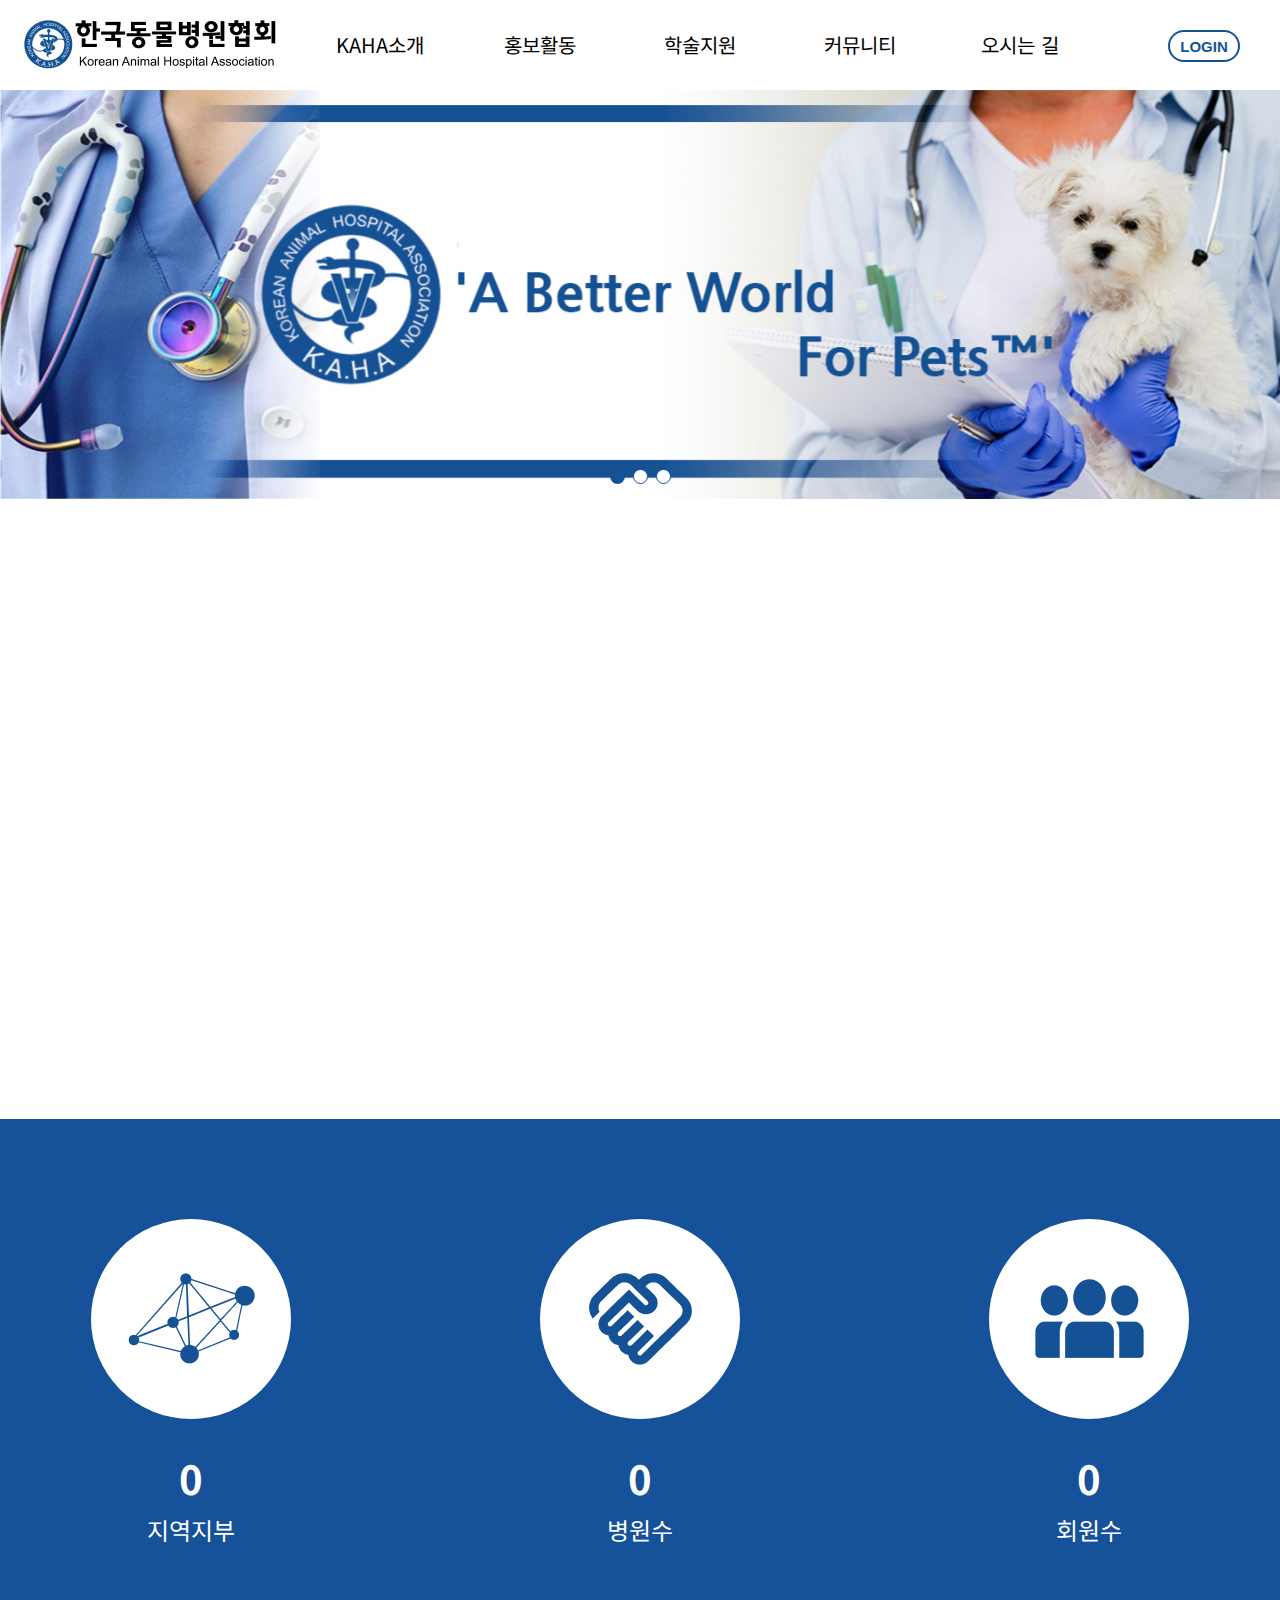
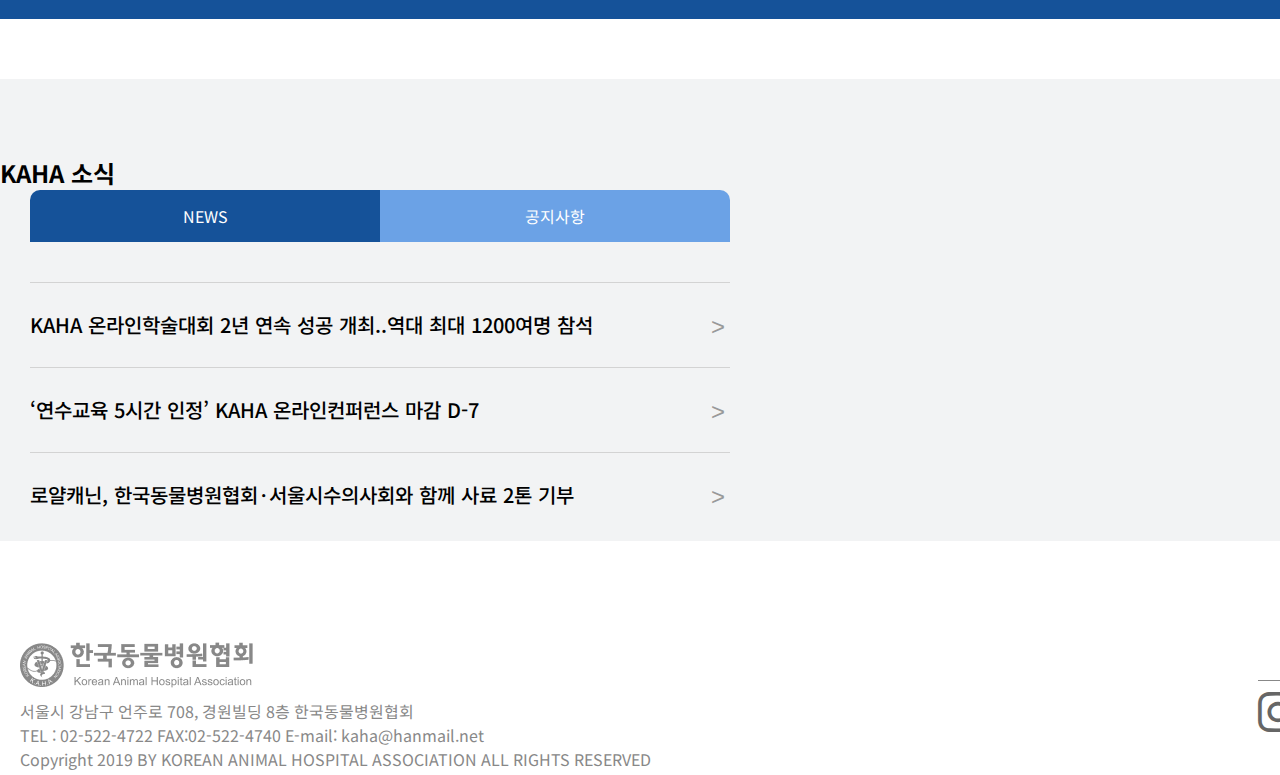
<file: index.html>
<!DOCTYPE html>
<html lang="ko">
<head>
    <link rel="shortcut icon" href="/favicon/favicon.ico"> <!--추가-->
    <link rel="apple-touch-icon" sizes="57x57" href="/favicon/apple-icon-57x57.png">
    <link rel="apple-touch-icon" sizes="60x60" href="/favicon/apple-icon-60x60.png">
    <link rel="apple-touch-icon" sizes="72x72" href="/favicon/apple-icon-72x72.png">
    <link rel="apple-touch-icon" sizes="76x76" href="/favicon/apple-icon-76x76.png">
    <link rel="apple-touch-icon" sizes="114x114" href="/favicon/apple-icon-114x114.png">
    <link rel="apple-touch-icon" sizes="120x120" href="/favicon/apple-icon-120x120.png">
    <link rel="apple-touch-icon" sizes="144x144" href="/favicon/apple-icon-144x144.png">
    <link rel="apple-touch-icon" sizes="152x152" href="/favicon/apple-icon-152x152.png">
    <link rel="apple-touch-icon" sizes="180x180" href="/favicon/apple-icon-180x180.png">
    <link rel="icon" type="image/png" sizes="192x192"  href="/favicon/android-icon-192x192.png">
    <link rel="icon" type="image/png" sizes="32x32" href="/favicon/favicon-32x32.png">
    <link rel="icon" type="image/png" sizes="96x96" href="/favicon/favicon-96x96.png">
    <link rel="icon" type="image/png" sizes="16x16" href="/favicon/favicon-16x16.png">
    <link rel="manifest" href="/favicon/manifest.json">
    <meta name="msapplication-TileColor" content="#ffffff">
    <meta name="msapplication-TileImage" content="/favicon/ms-icon-144x144.png">
    <meta name="theme-color" content="#ffffff">
   
    <meta property="og:title" content="동물보호병원협회">
    <meta property="og:type" content="website">
    <meta property="og:image" content="/images/오픈그래프.png/">
    <meta property="og:description" content="동물보호병원협회">
    <meta charset="UTF-8">
    <meta http-equiv="X-UA-Compatible" content="IE=edge">
    <meta name="viewport" content="width=device-width, initial-scale=1.0">
    <title>한국동물병원협회</title>
    <link rel="stylesheet" href="https://cdn.jsdelivr.net/npm/swiper@8/swiper-bundle.min.css"/>
    <link href="https://fonts.googleapis.com/css2?family=Noto+Sans+KR:wght@400;500;700&display=swap" rel="stylesheet">
    <link rel="stylesheet" href="https://cdn.jsdelivr.net/npm/bootstrap-icons@1.9.1/font/bootstrap-icons.css">
    <link rel="stylesheet" href="css/style.css">
    <link 
    rel="stylesheet" 
    href="./css/mobile-ts.css"  
    media="screen and (max-width: 767px)"
  >
  <!-- pc.css: 768px 부터(큰화면) - Breakpoint(중단점) -->
  <link 
    rel="stylesheet" 
    href="./css/pc-ts.css"
    media="screen and (min-width: 768px)"
  >
    <script src="https://ajax.googleapis.com/ajax/libs/jquery/3.6.0/jquery.min.js"></script>
    <script src="https://cdn.jsdelivr.net/npm/swiper@8/swiper-bundle.min.js"></script>
    <script src="./js/main.js"></script>
    <script src="./js/counter.js"></script>
    
</head>
<body>
    <header id="main-header" class="clearfix"> 
        <div class="container">
            <h1>
                <a href="./index.html"> 
                    <img src="images/main-logo.png" alt="main-logo">
                </a>
            </h1>
            <nav>
                <div class="nav-bg"></div>
                <ul class="gnb">
                    <li><a href="./greeting.html">KAHA소개</a>
                        <ul class="sub">
                            <li><a href="./greeting.html">인사말</a></li>
                            <li><a href="./introduce.html">설립목적</a></li>
                            <li><a>연혁</a></li>
                            <li><a>기구</a></li>
                            <li><a>주요업무</a></li>
                        </ul>
                    </li>
                    <li><a href="./noti.html">홍보활동</a>
                        <ul class="sub">
                            <li><a href="./noti.html">공지사항</a></li>
                            <li><a href="./news.html">보도자료</a></li>
                            <li><a>자료실</a></li>
                        </ul>
                    </li>
                    <li><a>학술지원</a></li>
                    <li><a href="./community.html">커뮤니티</a></li>
                    <li><a href="./waytocome.html">오시는 길</a></li>
                </ul>
            </nav>
            <button id="log-btn"><a href="./login.html">LOGIN</a></button>
            
            <button id="toggle-btn">
               <a href="#">
                <i class="bi bi-list"></i>
                </a>
            </button>
        </div>
        
    <!-- 메뉴 슬라이드  -->

        <div id="menu">
            <article>
                <h1>
                    <a href="#">
                        <img src="images/main-logo.png" alt="menu-main-logo">
                    </a>
                </h1>
                <i class="bi bi-x gnb-close"></i>
            </article>
            <ul class="m-gnb">
                <li><a>KAHA소개</a>
                <ul class="m-sub">
                    <a href="./"><li>인사말</li></a>
                    <a href="./"><li>설립목적</li></a>
                    <a href="./"><li>연혁</li></a>
                    <a href="./"><li>기구</li></a>
                    <a href="./"><li>주요업무</li></a>
                </ul>
                </li>
            
               <li><a>홍보활동</a>
                    <ul class="m-sub">
                        <a href="./"><li>공지사항</li></a>
                        <a href="./"><li>보도자료</li></a>
                        <a href="./"><li>자료실</li></a>
                    </ul>
                </li>
            
                <a href="./"><li>학술지원</li></a>
                <a href="./"><li>커뮤니티</li></a>
                <a href="./"><li>오시는길</li></a>
            </ul> 
            <div class="log-box">
            <a href="#">로그인</a>
            <a href="#">회원가입</a>
        </div>
        </div>
    </header>

     <!-- main-visual -->
     <div id="main-visual" >
        <!-- Slider main container -->
        <div class="swiper">
        <!-- Additional required wrapper -->
        <div class="swiper-wrapper">
          <!-- Slides -->
          <div class="swiper-slide"><img src="images/main-visual1.png" alt="m-1"></div>
          <div class="swiper-slide"><img src="images/main-visual2.png" alt="m-2"></div>
          <div class="swiper-slide"><img src="images/main-visual3.png" alt="m-3"></div>
        </div>
        <!-- page -->
        <div class="swiper-pagination"></div>
      </div>
    </div>

<!-- contents section -->
    <section id="contents" class="container">
        <div class="con1">
            <div class="image">
                <h1>
                <img src="images/content-1.png" alt="c-1">
            </h1>
            </div>
            <div class="text">
                <div class="logo-img">
                <img src="images/mars-logo.png" alt="mars-logo">
                </div>
                <div class="text-box">
                <p>Mars는 반려동물들이 환영받으며<br>
                건강하고 행복하게 살아갈 수 있는 세상인<br>
                <span>'A Better World For Pets™'</span><br>
                를 만드는 데 열정을 쏟고 있습니다.</p>
                <a href="#">VIEW MORE</a>
            </div>  
        </div>
        </div>
        <div class="con2">
            <div class="image">
                <img src="images/content-2.png" alt="c-2">
            </div>
            <div class="text">
                <div class="logo-img">
                    <img src="images/hills-logo.png" alt="hills-logo">
                    </div>
                <div class="text-box">
                <p>반려동물들을 위한<span>과학</span>을 기반으로<br>
                여러분이 보고, 느끼고, 신뢰할 수 있는 <br> 
                변화를 만들어 냅니다.</p>
                <a href="#">VIEW MORE</a>
            </div>  
            </div>
         </div>
    </section>


    <!-- count section -->
    <section id="main-count" class="container" >
        <div class="count">
            <div class="circle">
                    <a href="#">
                        <img src="images/location.png" alt="지역">
                    </a>
            </div>
            <h1 class="number" data-num="11" data-speed="30">0</h1>
            <p>지역지부</p>
        </div>
        <div class="count">
            <div class="circle">
                    <a href="#">
                        <img src="images/hospital.png" alt="병원">
                    </a>
            </div>
            <h1 class="number" data-num="91" data-speed="5">0</h1>
            <p>병원수</p>
        </div>
        <div class="count">
            <div class="circle">
                    <a href="#">
                        <img src="images/people.png" alt="멤버">
                    </a>
            </div>
            <h1 class="number" data-num="1200" data-speed="0.5">0</h1>
            <p>회원수</p>
        </div>
    </section>
   

    <section id="main" class="container">        
            <div class="main-wrap">
                <h1>KAHA 소식</h1>
                <div class="tab_buttons">
              <a href="#news" class="news-btn">NEWS</a>
              <a href="#notice" class="notice-btn">공지사항</a>
            </div>
            <div id="news"> 
                <div class="col">
                  <ul>
                    <li>
                        <a href="#">
                            <span>KAHA 온라인학술대회 2년 연속 성공 개최..역대 최대 1200여명 참석</span>
                            <button>></button>
                        </a>
                    </li>
                  </ul>
                </div>
                <div class="col">
                    <ul>
                      <li>
                          <a href="#">
                              <span>‘연수교육 5시간 인정’ KAHA 온라인컨퍼런스 마감 D-7</span>
                              <button>></button>
                          </a>
                      </li>
                    </ul>
                  </div>
                  <div class="col">
                    <ul>
                      <li>
                          <a href="#">
                              <span>로얄캐닌, 한국동물병원협회·서울시수의사회와 함께 사료 2톤 기부</span>
                              <button>></button>
                          </a>
                      </li>
                    </ul>
                  </div>
              
            </div>
            <div id="notice">
                <ul>
                    <li>
                        <a href="#">
                            <span class="title">개인정보 처리방침 변경사항 안내</span>
                            <span class="write">작성일 : 2022.08.04</span>
                        </a>
                    </li>
                </ul>
                <ul>
                    <li>
                        <a href="#">
                            <span class="title">개인정보 처리방침 변경사항 안내</span>
                            <span class="write">작성일 : 2022.08.04</span>
                        </a>
                    </li>
                </ul>
                <ul>
                    <li>
                        <a href="#">
                            <span class="title">개인정보 처리방침 변경사항 안내</span>
                            <span class="write">작성일 : 2022.08.04</span>
                        </a>
                    </li>
                </ul>
            </div>
        </div>
            <div class="video">
                <iframe width="100%" height="100%" src="https://www.youtube.com/embed/C80WPeB96_8" title="YouTube video player" frameborder="0" allow="accelerometer; autoplay; clipboard-write; encrypted-media; gyroscope; picture-in-picture" allowfullscreen></iframe>
            </div>
    </section>

    <footer>
        <div class="container">
            <div>
            <h1>
                <a href="#">
                    <img src="images/footer-logo.png" alt="footer-logo">
                </a>
            </h1>
            <p>서울시 강남구 언주로 708, 경원빌딩 8층 한국동물병원협회</p>
            <p>TEL : 02-522-4722 FAX:02-522-4740 E-mail: kaha@hanmail.net</p>
            <p>Copyright 2019 BY KOREAN ANIMAL HOSPITAL ASSOCIATION ALL RIGHTS RESERVED</p>
         </div>
         <div>
         <div class="site">
            <form>
                <select name="Family Site" onchange="window.open(value,'_blank');">
                  <option value="">Family Site</option>
                  <option value="https://www.royalcanin.com/kr?utm_source=naver&utm_medium=brandsearchPC&utm_content=homelink">ROYAL CANIN</option>
                  <option value="http://sanimed.co.kr/">SANIMED</option>
                  <option value="https://www.valvet.co.kr/">VALVET</option>
                  <option value="https://www.hillspet.co.kr/science-diet?utm_source=naver&utm_medium=cpc&utm_campaign=consideration&dclid=CjkKEQjwi8iXBhCH4qTo0eHB5a4BEiQAcEheL40LYu0FCS-szICzCmqTv825l9DMSDCf8vn1WVIPtw3w_wcB">Hills</option>
                  <option value="https://www.boehringer-ingelheim.com/">Boehringer Ingelheim</option>
                  </optgroup>
                </select>
              </form>
          </div>
          <div class="icon-box">
                <a href="#"><i class="bi bi-instagram"></i></a>
                <a href="#"><i class="bi bi-facebook"></i></a>
                <a href="#"><i class="bi bi-youtube"></i></a>
          </div>
        </div>
        </div>
    </footer>
                    
    </body>
    </html>
</file>
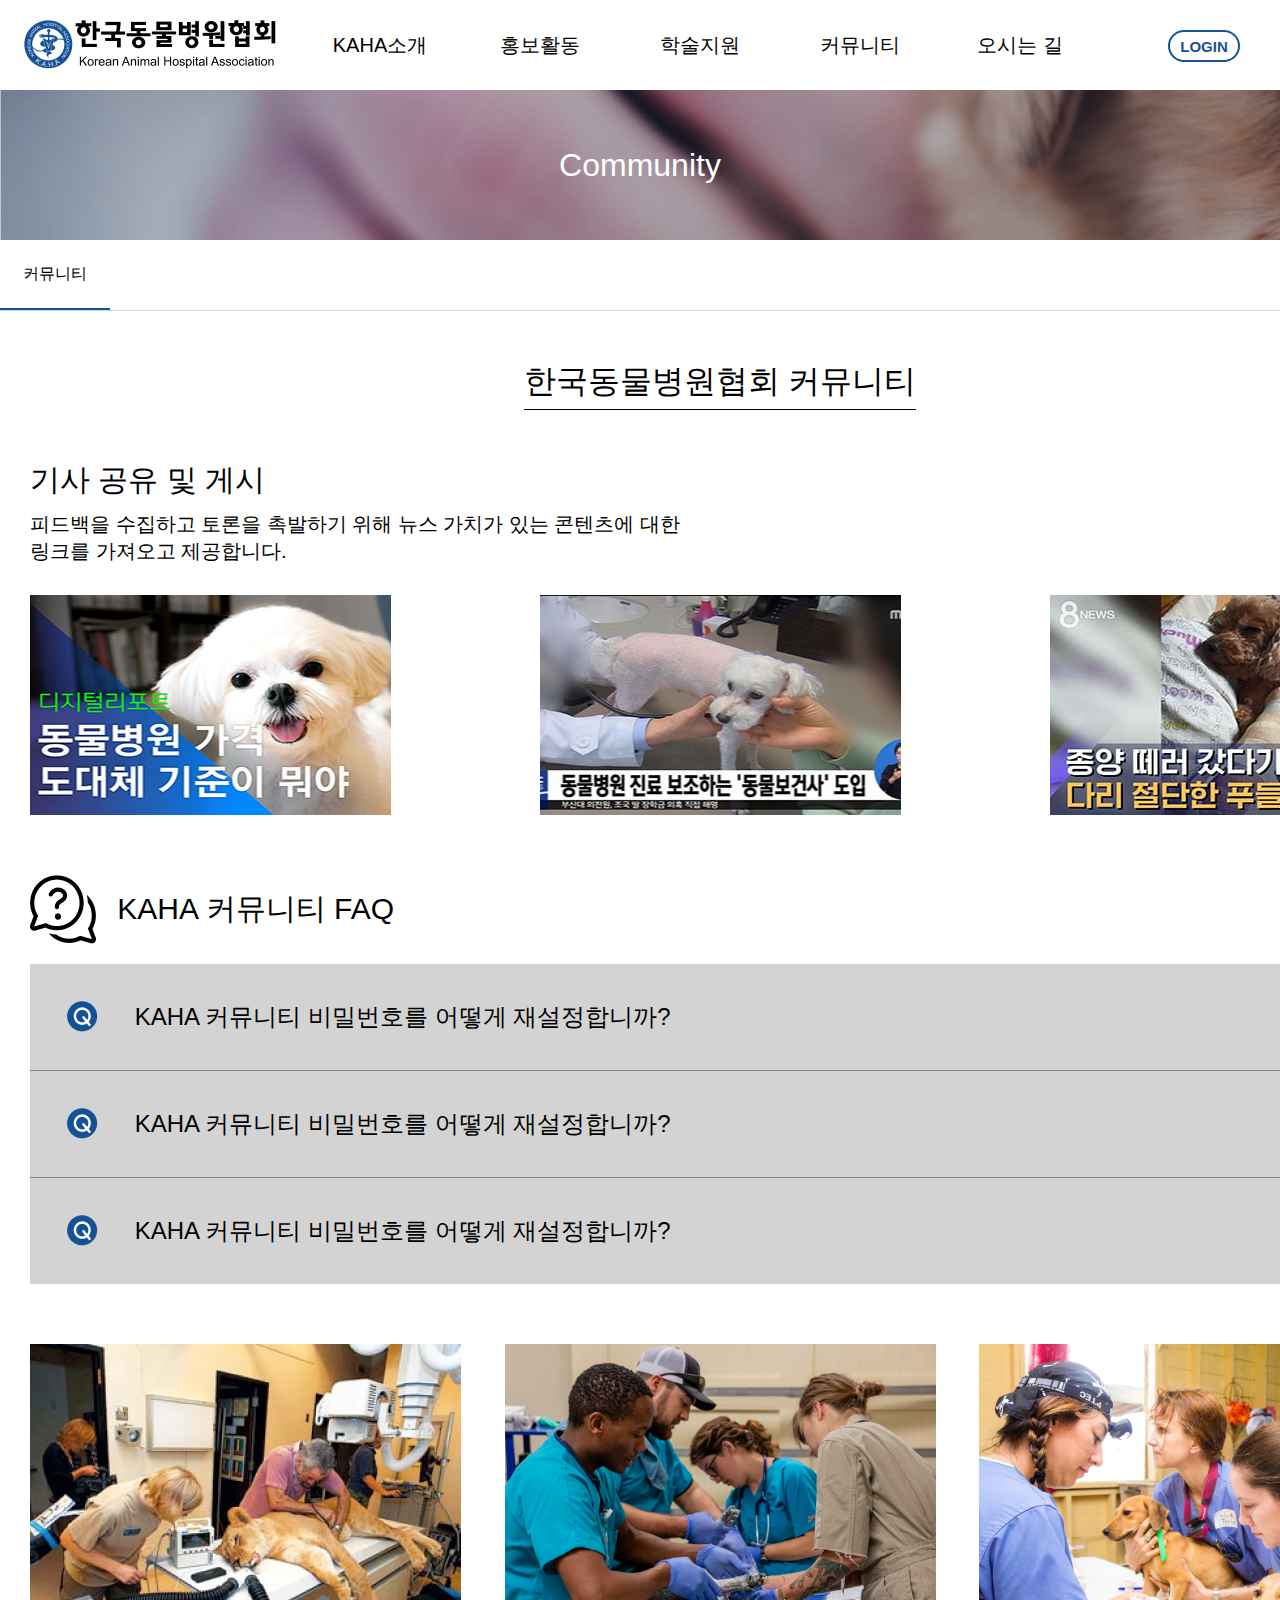
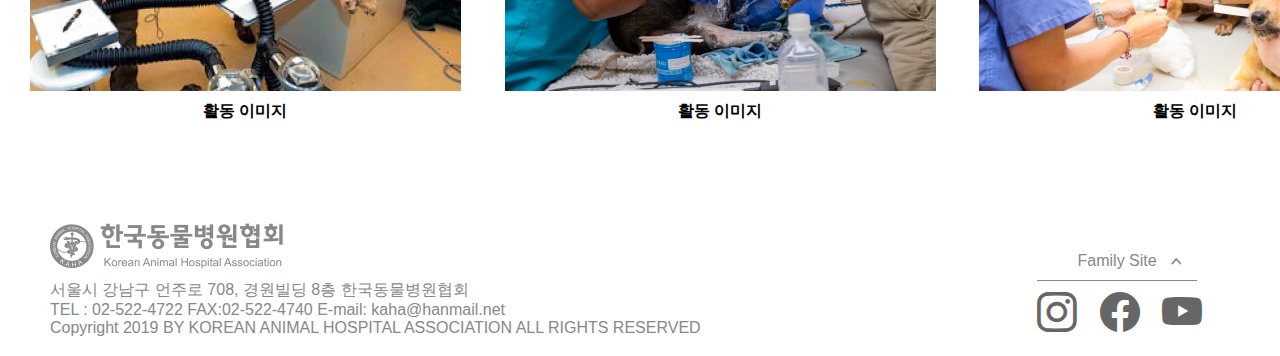
<file: community.html>
<!DOCTYPE html>
<html lang="ko">
<head>
  <meta charset="UTF-8">
  <meta http-equiv="X-UA-Compatible" content="IE=edge">
  <meta name="viewport" content="width=device-width, initial-scale=1.0">
  <title>한국동물병원협회</title>
  <link href="https://fonts.googleapis.com/css2?family=Nanum+Gothic:wght@400;700&family=Nanum+Myeongjo:wght@800&display=swap" rel="stylesheet">
  <!-- 부트스트랩 아이콘 -->
  <link rel="stylesheet" href="https://cdn.jsdelivr.net/npm/bootstrap-icons@1.8.3/font/bootstrap-icons.css">
  <link rel="stylesheet" href="./css/style.css">

  <link 
    rel="stylesheet" 
    href="./css/community-m.css" 
    media="screen and (max-width: 767px)"
  >

  <link 
    rel="stylesheet" 
    href="./css/community-pc.css"
    media="screen and (min-width: 768px)"
  >

  <script src="./js/jquery-3.6.0.js"></script>
  <script src="./js/main.js"></script>
</head>

<body>
    <header id="main-header" class="clearfix">
        <div class="container-ts">
            <h1>
                <a href="./index.html">
                    <img src="images/main-logo.png" alt="main-logo">
                </a>
            </h1>
            <nav>
                <div class="nav-bg"></div>
                <ul class="gnb">
                    <li><a href="./greeting.html">KAHA소개</a>
                        <ul class="sub">
                            <li><a href="./greeting.html">인사말</a></li>
                            <li><a href="./introduce.html">설립목적</a></li>
                            <li><a href="#">연혁</a></li>
                            <li><a href="#">기구</a></li>
                            <li><a href="#">주요업무</a></li>
                        </ul>
                    </li>
                    <li><a href="./noti.html">홍보활동</a>
                        <ul class="sub">
                            <li><a href="./noti.html">공지사항</a></li>
                            <li><a href="./news.html">보도자료</a></li>
                            <li><a href="./login.html">자료실</a></li>
                        </ul>
                    </li>
                    <li><a href="./login.html">학술지원</a></li>
                    <li><a href="./community.html">커뮤니티</a></li>
                    <li><a href="./waytocome.html">오시는 길</a></li>
                </ul>
            </nav>
            <button id="log-btn"><a href="./login.html">LOGIN</a></button>
            <button id="toggle-btn">
               <i class="bi bi-list"></i>
            </button>
        </div>

                 <!-- 메뉴 슬라이드  -->

                 <div id="menu">
                  <article>
                      <h1>
                          <a href="./index.html">
                              <img src="images/main-logo.png" alt="menu-main-logo">
                          </a>
                      </h1>
                      <i class="bi bi-x gnb-close"></i>
                  </article>
                  <ul class="m-gnb">
                      <li><a>KAHA소개</a>
                      <ul class="m-sub">
                          <a href="./greeting.html"><li>인사말</li></a>
                          <a href="./introduce.html"><li>설립목적</li></a>
                          <a href="./"><li>연혁</li></a>
                          <a href="./"><li>기구</li></a>
                          <a href="./"><li>주요업무</li></a>
                      </ul>
                      </li>
                  
                     <li><a>홍보활동</a>
                          <ul class="m-sub">
                              <a href="./noti.html"><li>공지사항</li></a>
                              <a href="./news.html"><li>보도자료</li></a>
                              <a href="./login.html"><li>자료실</li></a>
                          </ul>
                      </li>
                  
                      <a href="./login.html"><li>학술지원</li></a>
                      <a href="./community.html"><li>커뮤니티</li></a>
                      <a href="./waytocome.html"><li>오시는길</li></a>
                  </ul> 
                  <div class="log-box">
                  <a href="./login.html">로그인</a>
                  <a href="#">회원가입</a>
              </div>
              </div>
      
    </header>

  <main>
    <div id="banner-title">Community</div>

    <div class="depth2-menu">
        <div class="d2-gnb">
            <a href="./community.html" class="comu on">커뮤니티</a>
        </div>
      </div>

    <section id="intro1" class="container-sj">
      <div class="container">
        <div class="header">
            <div class="comu-title">한국동물병원협회 커뮤니티</div>
        </div>    
        <h2>기사 공유 및 게시 </h2>
        <p>피드백을 수집하고 토론을 촉발하기 위해 뉴스 가치가 있는 콘텐츠에 
          대한 <br> 링크를 가져오고 제공합니다.</p>
        <div class="row">
          <div class="col">
            <img src="./images/commuNews01.png" alt="#">
          </div>
          <div class="col">
            <img src="./images/commuNews02.png" alt="#">
          </div>
          <div class="col">
            <img src="./images/commuNews03.png" alt="#">
          </div>
        </div><!-- row -->
      </div><!-- container -->
    </section>

    <div id="FAQ-banner" class="container-sj">
      <div class="container">
        <div class="FaQ-box">
            <img src="./images/FaQ-icon.png" alt="">
        <h2>KAHA 커뮤니티  FAQ</h2>
        </div>
        <div class="faq">
          <h3>
            <img src="./images/Q-icon.png" alt="#"> 
            KAHA 커뮤니티 비밀번호를 어떻게 재설정합니까?
          </h3>

          <h3>
            <img src="./images/Q-icon.png" alt="#"> 
            KAHA 커뮤니티 비밀번호를 어떻게 재설정합니까?
          </h3>

          <h3>
            <img src="./images/Q-icon.png" alt="#"> 
            KAHA 커뮤니티 비밀번호를 어떻게 재설정합니까?
          </h3>
        </div>
      </div><!-- container -->
    </div>

    <section id="intro" class="container-sj">
      <div class="container">
        <div class="row">
          <div class="col-img">
            <img src="./images/active01.png" alt="">
            <img src="./images/active02.png" alt="">
            <img src="./images/active03.png" alt="">
          </div>
          <div class="col-text">
            <h4>활동 이미지 </h4>
            <h4>활동 이미지 </h4>
            <h4>활동 이미지 </h4>
          </div>
        </div><!-- row -->
      </div><!-- container -->
    </section>
  </main>

  <footer>
    <div class="container">
        <div>
        <h1>
            <a href="./index.html">
                <img src="images/footer-logo.png" alt="footer-logo">
            </a>
        </h1>
        <p>서울시 강남구 언주로 708, 경원빌딩 8층 한국동물병원협회</p>
        <p>TEL : 02-522-4722 FAX:02-522-4740 E-mail: kaha@hanmail.net</p>
        <p>Copyright 2019 BY KOREAN ANIMAL HOSPITAL ASSOCIATION ALL RIGHTS RESERVED</p>
     </div>
     <div>
     <div class="site">
        <form>
            <select name="Family Site" onchange="window.open(value,'_blank');">
              <option value="">Family Site</option>
              <option value="https://www.royalcanin.com/kr?utm_source=naver&utm_medium=brandsearchPC&utm_content=homelink">ROYAL CANIN</option>
              <option value="http://sanimed.co.kr/">SANIMED</option>
              <option value="https://www.valvet.co.kr/">VALVET</option>
              <option value="https://www.hillspet.co.kr/science-diet?utm_source=naver&utm_medium=cpc&utm_campaign=consideration&dclid=CjkKEQjwi8iXBhCH4qTo0eHB5a4BEiQAcEheL40LYu0FCS-szICzCmqTv825l9DMSDCf8vn1WVIPtw3w_wcB">Hills</option>
              <option value="https://www.boehringer-ingelheim.com/">Boehringer Ingelheim</option>
              </optgroup>
            </select>
          </form>
      </div>
      <div class="icon-box">
            <a href="#"><i class="bi bi-instagram"></i></a>
            <a href="#"><i class="bi bi-facebook"></i></a>
            <a href="#"><i class="bi bi-youtube"></i></a>
      </div>
    </div>
    </div>
</footer>


</body>
</html>
</file>
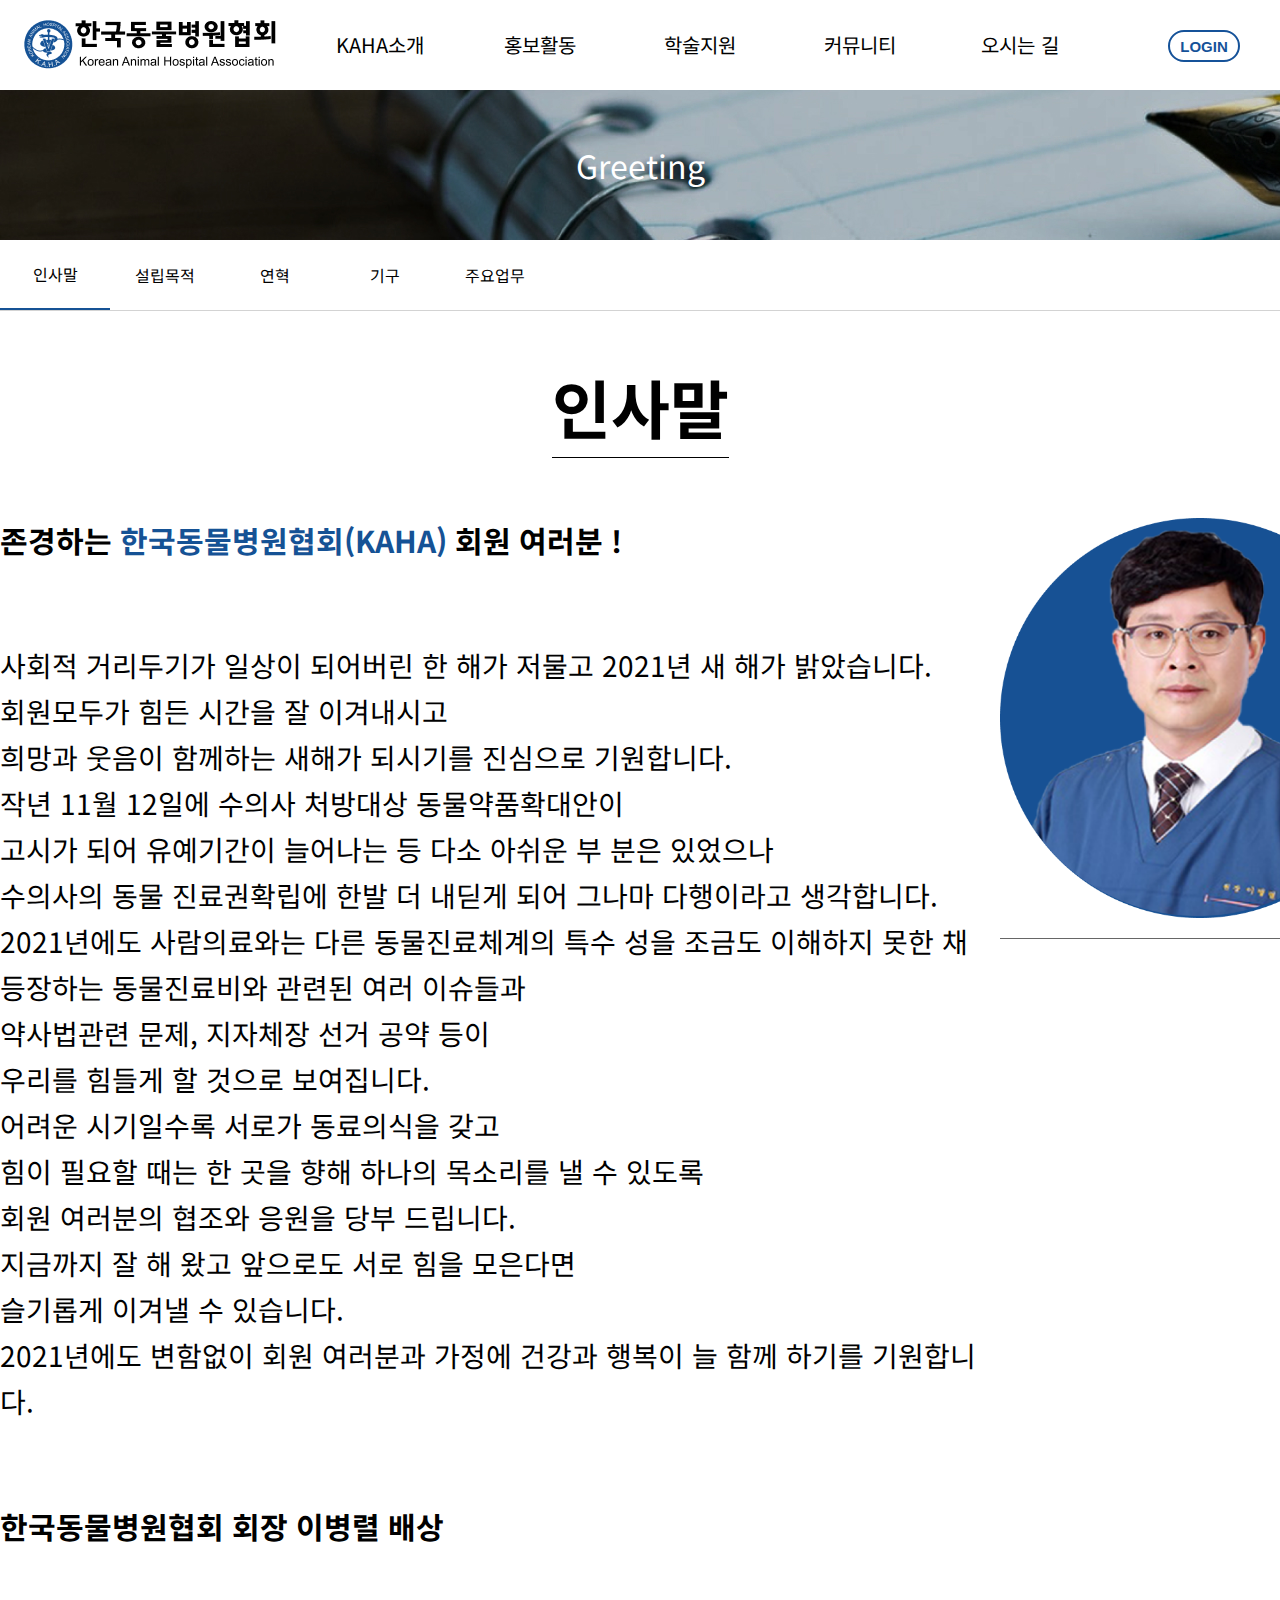
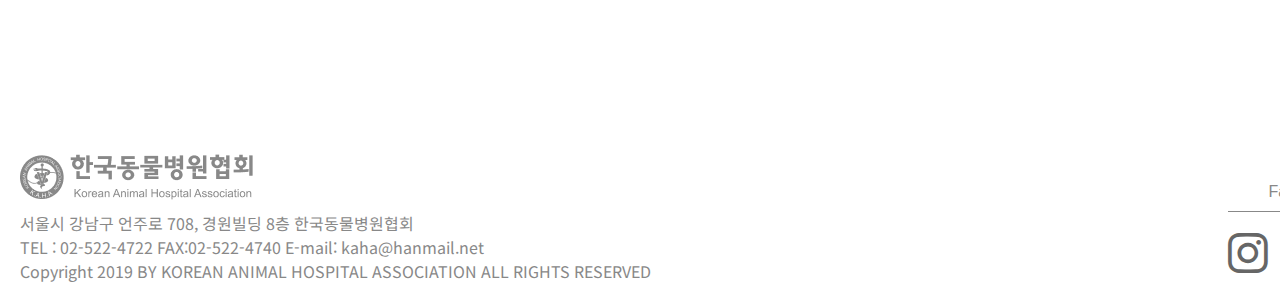
<file: greeting.html>
<!DOCTYPE html>
<html lang="ko">
<head>
  <meta charset="UTF-8">
  <meta http-equiv="X-UA-Compatible" content="IE=edge">
  <meta name="viewport" content="width=device-width, initial-scale=1.0">
  <title>인사말</title>
  <!-- Bootstrap icon -->
  <link rel="stylesheet" href="https://cdn.jsdelivr.net/npm/bootstrap-icons@1.9.1/font/bootstrap-icons.css">
  <link href="https://fonts.googleapis.com/css2?family=Noto+Sans+KR:wght@400;500&display=swap" rel="stylesheet">
  <link rel="stylesheet" href="./css/style.css">
  <link 
    rel="stylesheet" 
    href="./css/greeting-m.css" 
    media="screen and (max-width: 767px)"
  >
  <link 
    rel="stylesheet" 
    href="./css/greeting-pc.css"
    media="screen and (min-width: 768px)"
  >
  <script src="./js/jquery-3.6.0.js"></script>
  <script src="./js/main.js"></script>
</head>
<body>
    <header id="main-header" class="clearfix">
        <div class="container-ts">
          <h1>
            <a href="./index.html">
                <img src="images/main-logo.png" alt="main-logo">
            </a>
        </h1>
        <nav>
            <div class="nav-bg"></div>
            <ul class="gnb">
                <li><a href="./greeting.html">KAHA소개</a>
                    <ul class="sub">
                        <li><a href="./greeting.html">인사말</a></li>
                        <li><a href="./introduce.html">설립목적</a></li>
                        <li><a href="#">연혁</a></li>
                        <li><a href="#">기구</a></li>
                        <li><a href="#">주요업무</a></li>
                    </ul>
                </li>
                <li><a href="./noti.html">홍보활동</a>
                    <ul class="sub">
                        <li><a href="./noti.html">공지사항</a></li>
                        <li><a href="./news.html">보도자료</a></li>
                        <li><a href="./login.html">자료실</a></li>
                    </ul>
                </li>
                <li><a href="./login.html">학술지원</a></li>
                <li><a href="./community.html">커뮤니티</a></li>
                <li><a href="./waytocome.html">오시는 길</a></li>
            </ul>
        </nav>
        <button id="log-btn"><a href="./login.html">LOGIN</a></button>
        <button id="toggle-btn">
           <i class="bi bi-list"></i>
        </button>
        </div>

                 <!-- 메뉴 슬라이드  -->

                 <div id="menu">
                  <article>
                      <h1>
                          <a href="./index.html">
                              <img src="images/main-logo.png" alt="menu-main-logo">
                          </a>
                      </h1>
                      <i class="bi bi-x gnb-close"></i>
                  </article>
                  <ul class="m-gnb">
                      <li><a>KAHA소개</a>
                      <ul class="m-sub">
                          <a href="./greeting.html"><li>인사말</li></a>
                          <a href="./introduce.html"><li>설립목적</li></a>
                          <a href="./"><li>연혁</li></a>
                          <a href="./"><li>기구</li></a>
                          <a href="./"><li>주요업무</li></a>
                      </ul>
                      </li>
                  
                     <li><a>홍보활동</a>
                          <ul class="m-sub">
                              <a href="./noti.html"><li>공지사항</li></a>
                              <a href="./news.html"><li>보도자료</li></a>
                              <a href="./login.html"><li>자료실</li></a>
                          </ul>
                      </li>
                  
                      <a href="./login.html"><li>학술지원</li></a>
                      <a href="./community.html"><li>커뮤니티</li></a>
                      <a href="./waytocome.html"><li>오시는길</li></a>
                  </ul> 
                  <div class="log-box">
                  <a href="./login.html">로그인</a>
                  <a href="#">회원가입</a>
              </div>
              </div>
      
    </header>
          
    </div><!-- container -->
  </header>

  <div id="introduce-banner">Greeting</div>
  
  <div class="depth2-menu">
      <div>
          <div class="d2-gnb">
              <a href="./greeting.html" class="greeting on">인사말</a>
              <a href="./introduce.html" class="intro">설립목적</a>
              <a href="#" class="his">연혁</a>
              <a href="#" class="found">기구</a>
              <a href="#" class="work">주요업무</a>
          </div>
      </div><!--- container -->
  </div><!-- depth2-menu -->

  <section id="main-visual">
    <article>
      <div class="header">
        <h1 class="greeting">인사말</h1>
      </div>
      <div class="container">
        <div class="col">
          <img src="./images/principal.png" alt="">
        </div>
        <div class="col">
          <h2 class="hello">존경하는 <span>한국동물병원협회(KAHA)</span> 회원 여러분 !</h2>
          <p>사회적 거리두기가 일상이 되어버린 한 해가 저물고 
            2021년 새 해가 밝았습니다.<br>
            회원모두가 힘든 시간을 잘 이겨내시고<br>
            희망과 웃음이 함께하는 새해가 되시기를 진심으로 기원합니다. <br>
            
            작년 11월 12일에 수의사 처방대상 동물약품확대안이<br>
            고시가 되어 유예기간이 늘어나는 등 다소 아쉬운 부
            분은 있었으나<br>
            수의사의 동물 진료권확립에 한발 더 내딛게 되어 그나마 다행이라고 생각합니다. <br>
            
            2021년에도 사람의료와는 다른 동물진료체계의 특수
            성을 조금도 이해하지 못한 채 <br>등장하는 
            동물진료비와 관련된 여러 이슈들과<br> 
            약사법관련 문제, 지자체장 선거 공약 등이<br>
            우리를 힘들게 할 것으로 보여집니다. <br>
            
            어려운 시기일수록 서로가 동료의식을 갖고<br>
            힘이 필요할 때는 한 곳을 향해 하나의 목소리를 낼 수 있도록<br>
            회원 여러분의 협조와 응원을 당부 드립니다. <br>
            
            지금까지 잘 해 왔고 앞으로도 서로 힘을 모은다면 <br>
            슬기롭게 이겨낼 수 있습니다. <br>
            
            2021년에도 변함없이 회원 여러분과 가정에 건강과 
            행복이 늘 함께 하기를 기원합니다.</p>
            <h2 class="name">한국동물병원협회 회장 이병렬 배상</h2>
        </div>
      </div>
    </article>
  </section>

  <!-- 메인 비주얼 -->
  <!-- <section id="main-visual">
    <div class="container">
      <div 
        class="title" 
        data-aos="fade-in"
        data-aos-delay="500"
        data-aos-duration="1000"
      >  
      <h1>Greeting</h1> 
      <div class="grt-btn">
       
      <ul>
        <li id="grt-btn-m"><a href="#main-section3">NEWS</a></li>
        <li id="grt-btn-m"><a href="#main-section3">공지사항</a></li>  
      </ul>
      </div>
      <p>인사말</p>
      <img class="p-f" src="images/greeting.png" alt="인사말">
      <img class="m-f1" src="images/인사말m-f.png" alt="인사말m">
      <img class="m-f2" src="images/인사말m.png" alt="인사말m-f">
      </div>
      </div>
    
    </section> -->

    <footer>
      <div class="container">
          <div>
          <h1>
              <a href="./index.html">
                  <img src="images/footer-logo.png" alt="footer-logo">
              </a>
          </h1>
          <p>서울시 강남구 언주로 708, 경원빌딩 8층 한국동물병원협회</p>
          <p>TEL : 02-522-4722 FAX:02-522-4740 E-mail: kaha@hanmail.net</p>
          <p>Copyright 2019 BY KOREAN ANIMAL HOSPITAL ASSOCIATION ALL RIGHTS RESERVED</p>
       </div>
       <div>
       <div class="site">
          <form>
              <select name="Family Site" onchange="window.open(value,'_blank');">
                <option value="">Family Site</option>
                <option value="https://www.royalcanin.com/kr?utm_source=naver&utm_medium=brandsearchPC&utm_content=homelink">ROYAL CANIN</option>
                <option value="http://sanimed.co.kr/">SANIMED</option>
                <option value="https://www.valvet.co.kr/">VALVET</option>
                <option value="https://www.hillspet.co.kr/science-diet?utm_source=naver&utm_medium=cpc&utm_campaign=consideration&dclid=CjkKEQjwi8iXBhCH4qTo0eHB5a4BEiQAcEheL40LYu0FCS-szICzCmqTv825l9DMSDCf8vn1WVIPtw3w_wcB">Hills</option>
                <option value="https://www.boehringer-ingelheim.com/">Boehringer Ingelheim</option>
                </optgroup>
              </select>
            </form>
        </div>
        <div class="icon-box">
              <a href="#"><i class="bi bi-instagram"></i></a>
              <a href="#"><i class="bi bi-facebook"></i></a>
              <a href="#"><i class="bi bi-youtube"></i></a>
        </div>
      </div>
      </div>
  </footer>

    
</body>
</html>
</file>
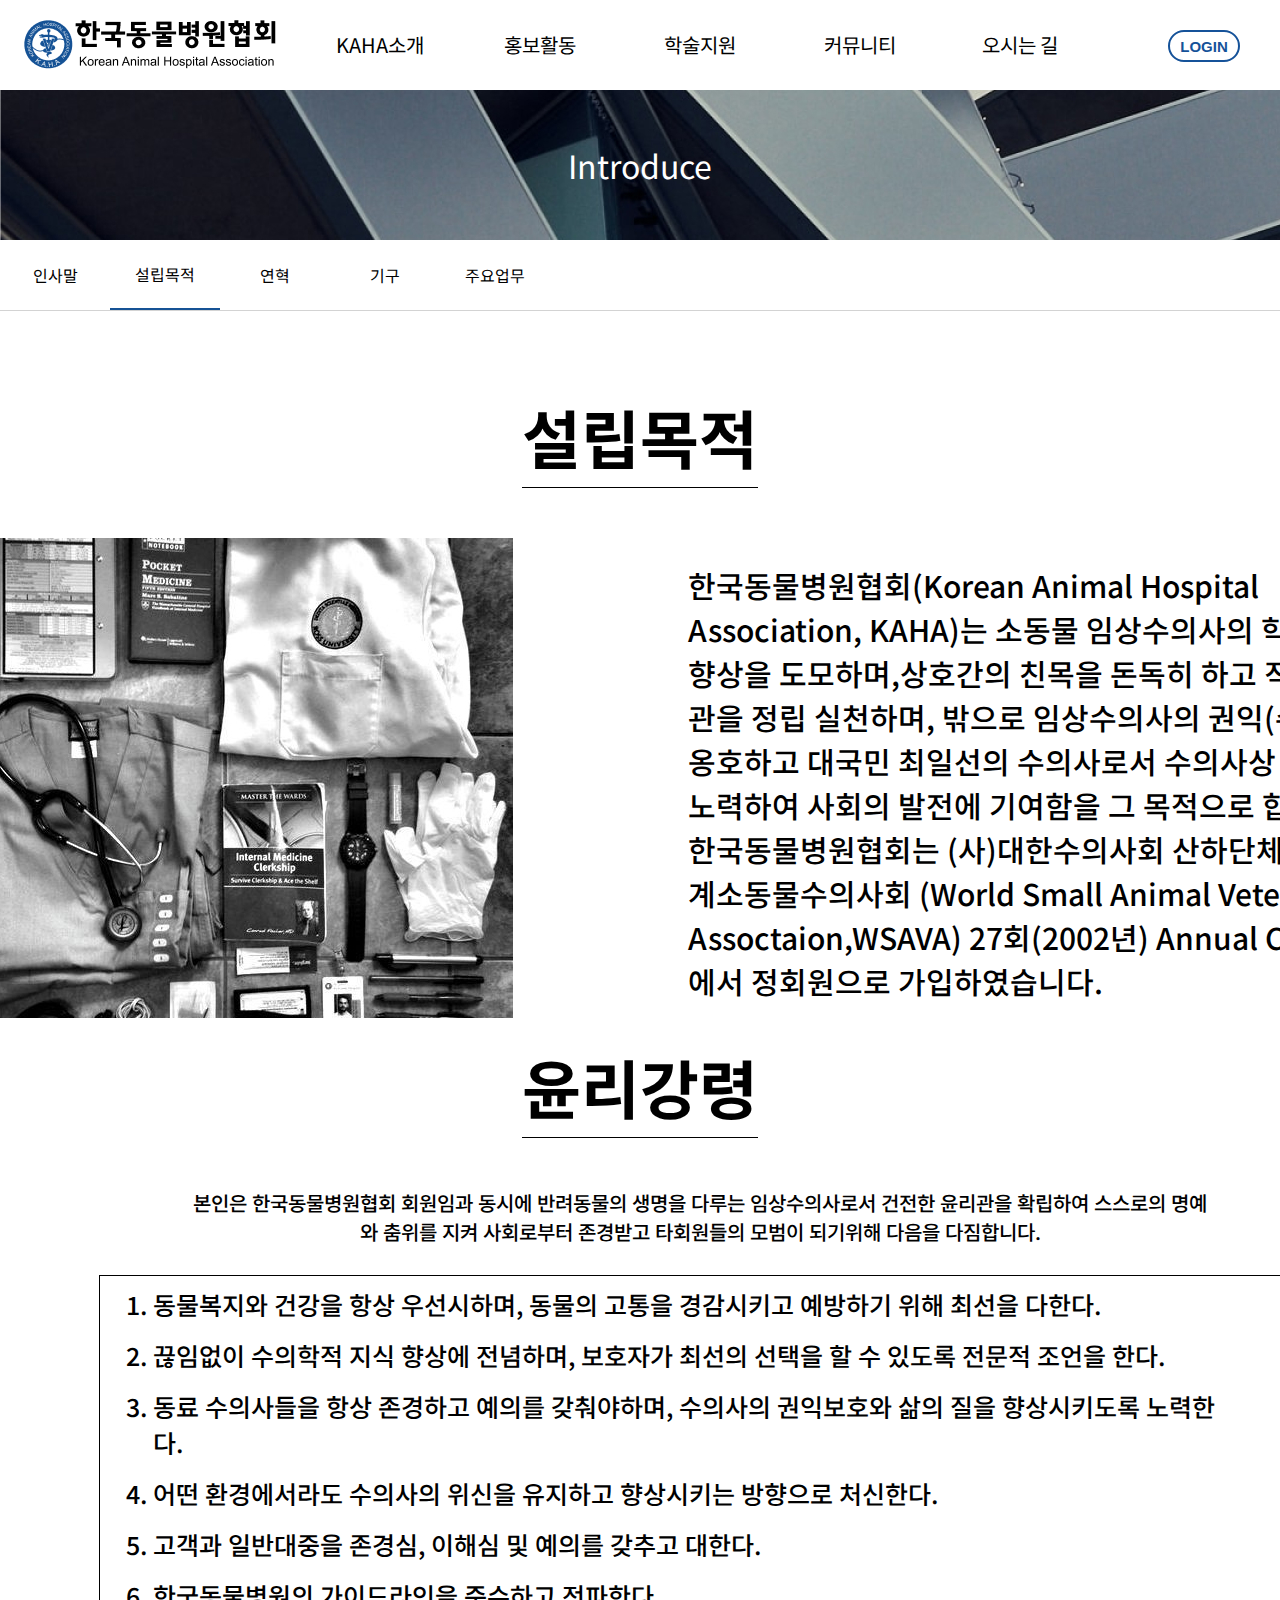
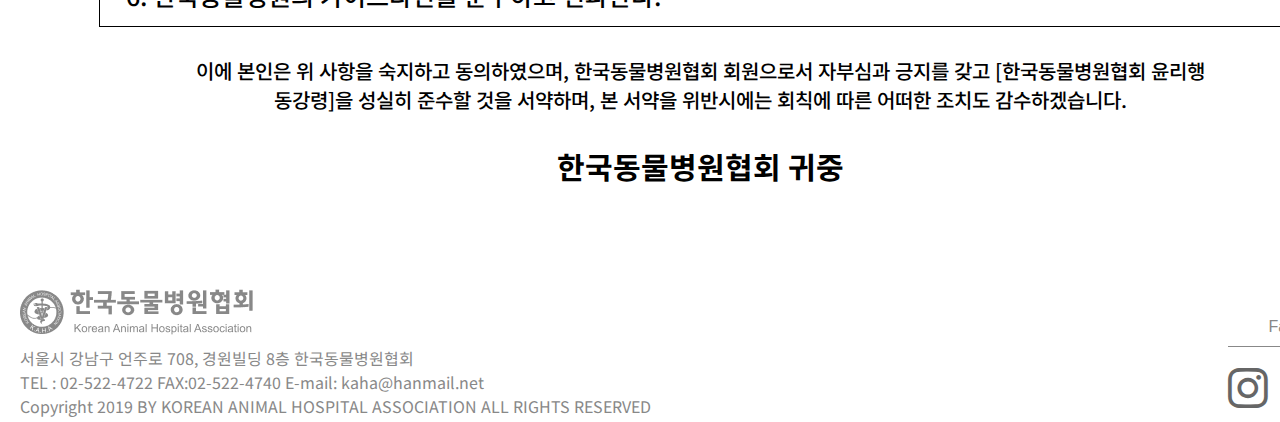
<file: introduce.html>
<!DOCTYPE html>
<html lang="en">

<head>
    <meta charset="UTF-8">
    <meta http-equiv="X-UA-Compatible" content="IE=edge">
    <meta name="viewport" content="width=device-width, initial-scale=1.0">
    <title>한국동물병원협회</title>
    <!-- Noto Sans KR -->
    <link href="https://fonts.googleapis.com/css2?family=Noto+Sans+KR:wght@400;500;700&display=swap" rel="stylesheet">
    <!-- Bootstrap icon -->
    <link rel="stylesheet" href="https://cdn.jsdelivr.net/npm/bootstrap-icons@1.9.1/font/bootstrap-icons.css">
    <!-- style.css(공통) -->
    <link rel="stylesheet" href="./css/style.css">
    <!-- mobile.css -->
    <link rel="stylesheet" href="./css/introduce-m.css" media="screen and (max-width: 767px)">
    <!-- pc.css -->
    <link rel="stylesheet" href="./css/introduce-pc.css" media="screen and (min-width: 768px)">

    <!-- jquery -->
    <script src="js/jquery-3.6.0.js"></script>

    <script src="js/main.js"></script>
</head>

<body>
    <header id="main-header" class="clearfix">
        <div class="container-ts">
            <h1>
                <a href="./index.html">
                    <img src="images/main-logo.png" alt="main-logo">
                </a>
            </h1>
            <nav>
                <div class="nav-bg"></div>
                <ul class="gnb">
                    <li><a href="#">KAHA소개</a>
                        <ul class="sub">
                            <li><a href="./greeting.html">인사말</a></li>
                            <li><a href="./introduce.html">설립목적</a></li>
                            <li><a href="#">연혁</a></li>
                            <li><a href="#">기구</a></li>
                            <li><a href="#">주요업무</a></li>
                        </ul>
                    </li>
                    <li><a href="#">홍보활동</a>
                        <ul class="sub">
                            <li><a href="./noti.html">공지사항</a></li>
                            <li><a href="./news.html">보도자료</a></li>
                            <li><a href="./login.html">자료실</a></li>
                        </ul>
                    </li>
                    <li><a href="./login.html">학술지원</a></li>
                    <li><a href="./community.html">커뮤니티</a></li>
                    <li><a href="./waytocome.html">오시는 길</a></li>
                </ul>
            </nav>
            <button id="log-btn"><a href="./login.html">LOGIN</a></button>
            <button id="toggle-btn">
               <i class="bi bi-list"></i>
            </button>
        </div>

                 <!-- 메뉴 슬라이드  -->

                 <div id="menu">
                    <article>
                        <h1>
                            <a href="./index.html">
                                <img src="images/main-logo.png" alt="menu-main-logo">
                            </a>
                        </h1>
                        <i class="bi bi-x gnb-close"></i>
                    </article>
                    <ul class="m-gnb">
                        <li><a>KAHA소개</a>
                        <ul class="m-sub">
                            <a href="./greeting.html"><li>인사말</li></a>
                            <a href="./introduce.html"><li>설립목적</li></a>
                            <a href="./"><li>연혁</li></a>
                            <a href="./"><li>기구</li></a>
                            <a href="./"><li>주요업무</li></a>
                        </ul>
                        </li>
                    
                       <li><a>홍보활동</a>
                            <ul class="m-sub">
                                <a href="./noti.html"><li>공지사항</li></a>
                                <a href="./news.html"><li>보도자료</li></a>
                                <a href="./login.html"><li>자료실</li></a>
                            </ul>
                        </li>
                    
                        <a href="./login.html"><li>학술지원</li></a>
                        <a href="./community.html"><li>커뮤니티</li></a>
                        <a href="./waytocome.html"><li>오시는길</li></a>
                    </ul> 
                    <div class="log-box">
                    <a href="./login.html">로그인</a>
                    <a href="#">회원가입</a>
                </div>
                </div>
        
    </header>
    
    <div id="introduce-banner">Introduce</div>
    <div class="depth2-menu">
        <div>
            <div class="d2-gnb">
                <a href="./greeting.html" class="greeting">인사말</a>
                <a href="./introduce.html" class="intro on">설립목적</a>
                <a href="#" class="his">연혁</a>
                <a href="#" class="found">기구</a>
                <a href="#" class="work">주요업무</a>
            </div>
        </div><!--- container -->
    </div><!-- depth2-menu -->


    <section id="section01-introduce">
        <article>
            <div class="header">
                <h1 class="purpose">설립목적</h1>
            </div>    
            <div class="container">
                <div class="col">
                    <img src="images/introduce.png" alt="introduce-img">
                </div>
                <div class="col">
                    <p>한국동물병원협회(Korean Animal Hospital Association, KAHA)는 소동물 임상수의사의 학술능력 향상을 도모하며,상호간의 친목을
                        돈독히 하고 직업 윤리관을 정립 실천하며, 밖으로 임상수의사의 권익(수의권)을 옹호하고 대국민 최일선의 수의사로서 수의사상 확립에 노력하여 사회의 발전에 기여함을 그
                        목적으로
                        합니다.<br>
                        한국동물병원협회는 (사)대한수의사회 산하단체이며 세계소동물수의사회 (World Small Animal Veterinary Assoctaion,WSAVA) 27회(2002년)
                        Annual Congress에서 정회원으로 가입하였습니다.</p>
                </div>
            </div>
        </article>
    </section>

    <section id="section02-ethics">
        <article>
            <div class="header">
                <h1 class="ethics">윤리강령</h1>
            </div>
            <div class="container">
                <div class="col">
                    <p>본인은 한국동물병원협회 회원임과 동시에 반려동물의 생명을 다루는 임상수의사로서
                        건전한 윤리관을 확립하여 스스로의 명예와 춤위를 지켜 사회로부터 존경받고 타회원들의 모범이 되기위해 다음을 다짐합니다.</p>
                </div>
                <div class="col list">
                    <ol>
                        <li>동물복지와 건강을 항상 우선시하며, 동물의 고통을 경감시키고 예방하기 위해 최선을 다한다.</li>
                        <li>끊임없이 수의학적 지식 향상에 전념하며, 보호자가 최선의 선택을 할 수 있도록 전문적 조언을 한다.</li>
                        <li>동료 수의사들을 항상 존경하고 예의를 갖춰야하며, 수의사의 권익보호와 삶의 질을 향상시키도록 노력한다.</li>
                        <li>어떤 환경에서라도 수의사의 위신을 유지하고 향상시키는 방향으로 처신한다.</li>
                        <li>고객과 일반대중을 존경심, 이해심 및 예의를 갖추고 대한다.</li>
                        <li>한국동물병원의 가이드라인을 준수하고 전파한다.</li>
                    </ol>
                </div>
                <div class="col">
                    <p>이에 본인은 위 사항을 숙지하고 동의하였으며, 한국동물병원협회 회원으로서  자부심과 긍지를 갖고 [한국동물병원협회 윤리행동강령]을 성실히 준수할 것을 서약하며, 본 서약을 위반시에는 회칙에 따른 어떠한 조치도 감수하겠습니다.</p>
                    <h1>한국동물병원협회 귀중</h1>
                </div>
            </div> <!--container-->
        </article>
    </section>




    <footer>
        <div class="container">
            <div>
            <h1>
                <a href="./index.html">
                    <img src="images/footer-logo.png" alt="footer-logo">
                </a>
            </h1>
            <p>서울시 강남구 언주로 708, 경원빌딩 8층 한국동물병원협회</p>
            <p>TEL : 02-522-4722 FAX:02-522-4740 E-mail: kaha@hanmail.net</p>
            <p>Copyright 2019 BY KOREAN ANIMAL HOSPITAL ASSOCIATION ALL RIGHTS RESERVED</p>
         </div>
         <div>
         <div class="site">
            <form>
                <select name="Family Site" onchange="window.open(value,'_blank');">
                  <option value="">Family Site</option>
                  <option value="https://www.royalcanin.com/kr?utm_source=naver&utm_medium=brandsearchPC&utm_content=homelink">ROYAL CANIN</option>
                  <option value="http://sanimed.co.kr/">SANIMED</option>
                  <option value="https://www.valvet.co.kr/">VALVET</option>
                  <option value="https://www.hillspet.co.kr/science-diet?utm_source=naver&utm_medium=cpc&utm_campaign=consideration&dclid=CjkKEQjwi8iXBhCH4qTo0eHB5a4BEiQAcEheL40LYu0FCS-szICzCmqTv825l9DMSDCf8vn1WVIPtw3w_wcB">Hills</option>
                  <option value="https://www.boehringer-ingelheim.com/">Boehringer Ingelheim</option>
                  </optgroup>
                </select>
              </form>
          </div>
          <div class="icon-box">
                <a href="#"><i class="bi bi-instagram"></i></a>
                <a href="#"><i class="bi bi-facebook"></i></a>
                <a href="#"><i class="bi bi-youtube"></i></a>
          </div>
        </div>
        </div>
    </footer>

</body>

</html>
</file>
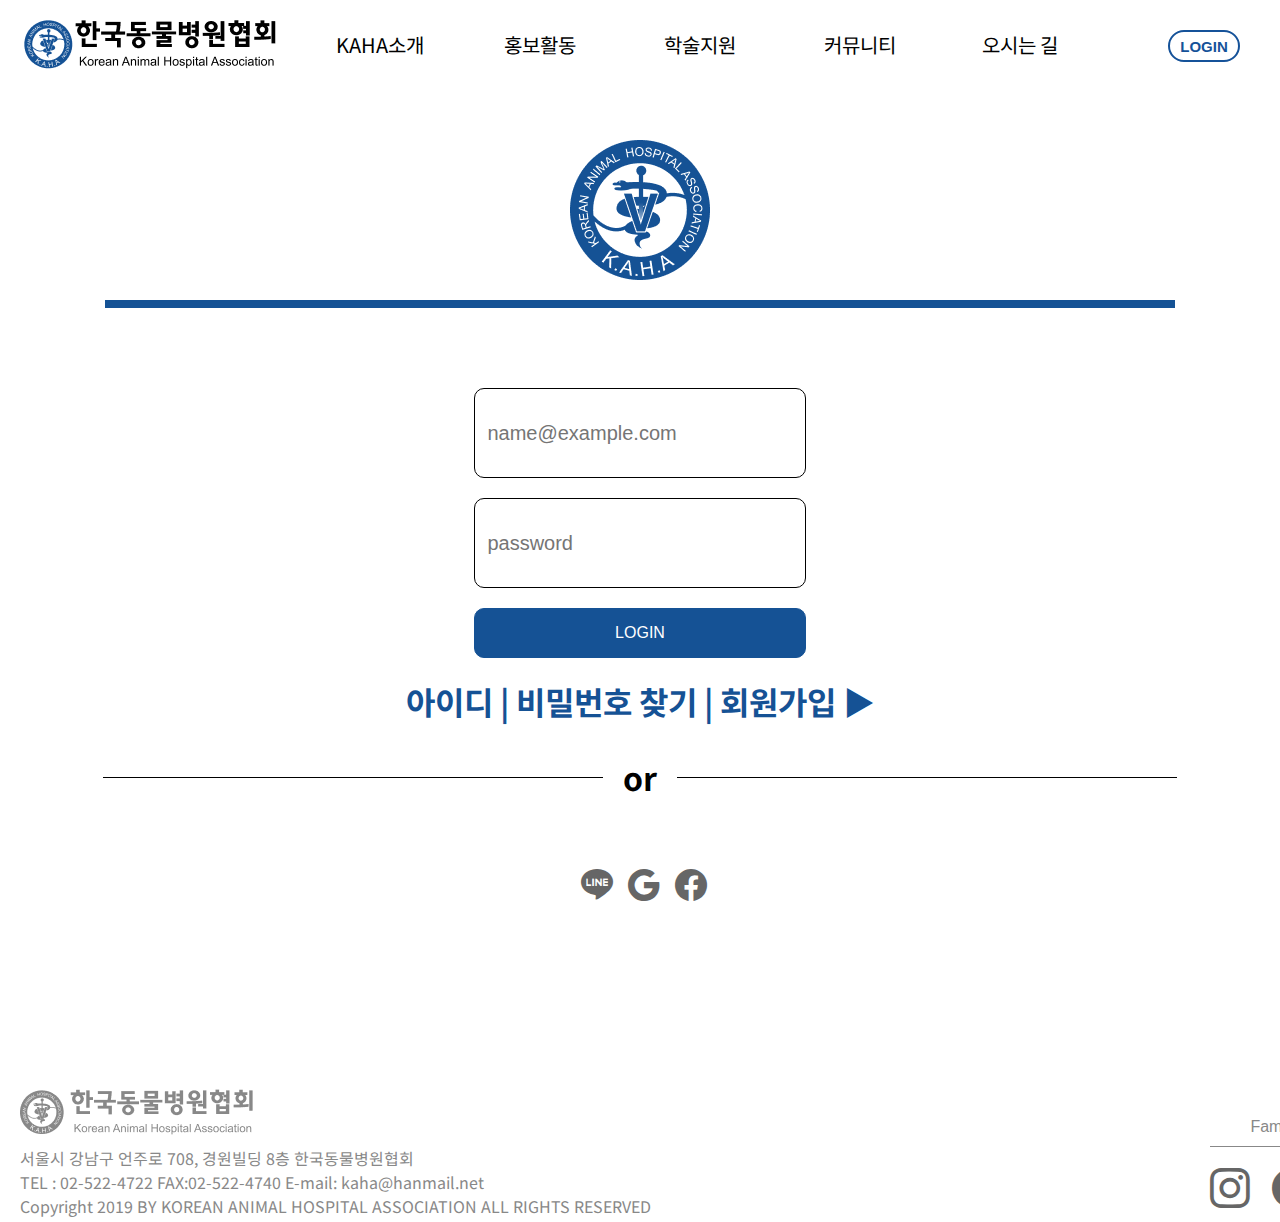
<file: login.html>
<!DOCTYPE html>
<html lang="en">
<head>
    <meta charset="UTF-8">
    <meta http-equiv="X-UA-Compatible" content="IE=edge">
    <meta name="viewport" content="width=device-width, initial-scale=1.0">
    <title>한국동물병원협회</title>
    <!-- Noto Sans KR -->
    <link href="https://fonts.googleapis.com/css2?family=Noto+Sans+KR:wght@400;500;700&display=swap" rel="stylesheet">
    <!-- Bootstrap icon -->
    <link rel="stylesheet" href="https://cdn.jsdelivr.net/npm/bootstrap-icons@1.9.1/font/bootstrap-icons.css">
    <!-- style.css(공통) -->
    <link rel="stylesheet" href="./css/style.css">

    <!-- mobile.css -->
    <link 
    rel="stylesheet" 
    href="./css/login-m.css" 
    media="screen and (max-width: 767px)"
    >
    <!-- pc.css -->
    <link 
    rel="stylesheet" 
    href="./css/login-pc.css"
    media="screen and (min-width: 768px)"
    >
    <!-- jquery -->
    <script src="js/jquery-3.6.0.js"></script>
    
    <script src="js/main.js"></script>
</head>
<body>

    <header id="main-header" class="clearfix container">
        <div class="container-ts">
            <h1>
                <a href="./index.html">
                    <img src="images/main-logo.png" alt="main-logo">
                </a>
            </h1>
            <nav>
                <div class="nav-bg"></div>
                <ul class="gnb">
                    <li><a href="./greeting.html">KAHA소개</a>
                        <ul class="sub">
                            <li><a href="./greeting.html">인사말</a></li>
                            <li><a href="./introduce.html">설립목적</a></li>
                            <li><a href="#">연혁</a></li>
                            <li><a href="#">기구</a></li>
                            <li><a href="#">주요업무</a></li>
                        </ul>
                    </li>
                    <li><a href="./noti.html">홍보활동</a>
                        <ul class="sub">
                            <li><a href="./noti.html">공지사항</a></li>
                            <li><a href="./news.html">보도자료</a></li>
                            <li><a href="./login.html">자료실</a></li>
                        </ul>
                    </li>
                    <li><a href="./login.html">학술지원</a></li>
                    <li><a href="./community.html">커뮤니티</a></li>
                    <li><a href="./waytocome.html">오시는 길</a></li>
                </ul>
            </nav>
            <button id="log-btn"><a href="./login.html">LOGIN</a></button>
            <button id="toggle-btn">
               <i class="bi bi-list"></i>
            </button>
        </div>
    
                 <!-- 메뉴 슬라이드  -->
    
                 <div id="menu">
                  <article>
                      <h1>
                          <a href="./index.html">
                              <img src="images/main-logo.png" alt="menu-main-logo">
                          </a>
                      </h1>
                      <i class="bi bi-x gnb-close"></i>
                  </article>
                  <ul class="m-gnb">
                      <li><a>KAHA소개</a>
                      <ul class="m-sub">
                          <a href="./greeting.html"><li>인사말</li></a>
                          <a href="./introduce.html"><li>설립목적</li></a>
                          <a href="./"><li>연혁</li></a>
                          <a href="./"><li>기구</li></a>
                          <a href="./"><li>주요업무</li></a>
                      </ul>
                      </li>
                  
                     <li><a>홍보활동</a>
                          <ul class="m-sub">
                              <a href="./noti.html"><li>공지사항</li></a>
                              <a href="./news.html"><li>보도자료</li></a>
                              <a href="./login.html"><li>자료실</li></a>
                          </ul>
                      </li>
                  
                      <a href="./login.html"><li>학술지원</li></a>
                      <a href="./community.html"><li>커뮤니티</li></a>
                      <a href="./waytocome.html"><li>오시는길</li></a>
                  </ul> 
                  <div class="log-box">
                  <a href="./login.html">로그인</a>
                  <a href="#">회원가입</a>
              </div>
              </div>
      
    </header>
    
    <div class="login-con">
    <section id="section01-login">
      <article>   
          <div class="container-login">
              <div class="col">
                  <img src="images/login-logo.png" alt="login-logo">
              </div>
              <div class="login-logo-hr">
                <div class="logo-hr">
                    <div class="h"></div>
                </div>
               </div> 
          </div>
      </article>
  </section>

    <section id="section01-login01">
      <nav class="login-container">
        <div class="login-email">
            <input type="email" class="login-control" id="loginInput" placeholder="name@example.com">
          </div>
          <div class="login-email">
            <input type="password" class="login-control" id="loginPassword" placeholder="password">
          </div>

          <button class="login-button" type="submit">LOGIN</button>
          <h1 class="login-password">
              <div class="passl">
                아이디 | 비밀번호 찾기 | 회원가입 ▶</div>
              </h1>
            <h1 class="or-hr">
              <div class="or-hrbx">
                  <div class="l"></div>
                  <p>or</p>
                  <div class="r"></div>
              </div>
            </h1> 
            <nav class="login-sns">
                <a href="#"><i class="bi bi-line"></i></a>
                <a href="#"><i class="bi bi-google"></i></a>
                <a href="#"><i class="bi bi-facebook"></i></a>
            </nav>
          </div>

    </nav>
    </section>
    </div>

    <footer>
        <div class="container">
            <div>
            <h1>
                <a href="./index.html">
                    <img src="images/footer-logo.png" alt="footer-logo">
                </a>
            </h1>
            <p>서울시 강남구 언주로 708, 경원빌딩 8층 한국동물병원협회</p>
            <p>TEL : 02-522-4722 FAX:02-522-4740 E-mail: kaha@hanmail.net</p>
            <p>Copyright 2019 BY KOREAN ANIMAL HOSPITAL ASSOCIATION ALL RIGHTS RESERVED</p>
         </div>
         <div>
         <div class="site">
            <form>
                <select name="Family Site" onchange="window.open(value,'_blank');">
                  <option value="">Family Site</option>
                  <option value="https://www.royalcanin.com/kr?utm_source=naver&utm_medium=brandsearchPC&utm_content=homelink">ROYAL CANIN</option>
                  <option value="http://sanimed.co.kr/">SANIMED</option>
                  <option value="https://www.valvet.co.kr/">VALVET</option>
                  <option value="https://www.hillspet.co.kr/science-diet?utm_source=naver&utm_medium=cpc&utm_campaign=consideration&dclid=CjkKEQjwi8iXBhCH4qTo0eHB5a4BEiQAcEheL40LYu0FCS-szICzCmqTv825l9DMSDCf8vn1WVIPtw3w_wcB">Hills</option>
                  <option value="https://www.boehringer-ingelheim.com/">Boehringer Ingelheim</option>
                  </optgroup>
                </select>
              </form>
          </div>
          <div class="icon-box">
                <a href="#"><i class="bi bi-instagram"></i></a>
                <a href="#"><i class="bi bi-facebook"></i></a>
                <a href="#"><i class="bi bi-youtube"></i></a>
          </div>
        </div>
        </div>
    </footer>
  </body>
</html>
</file>
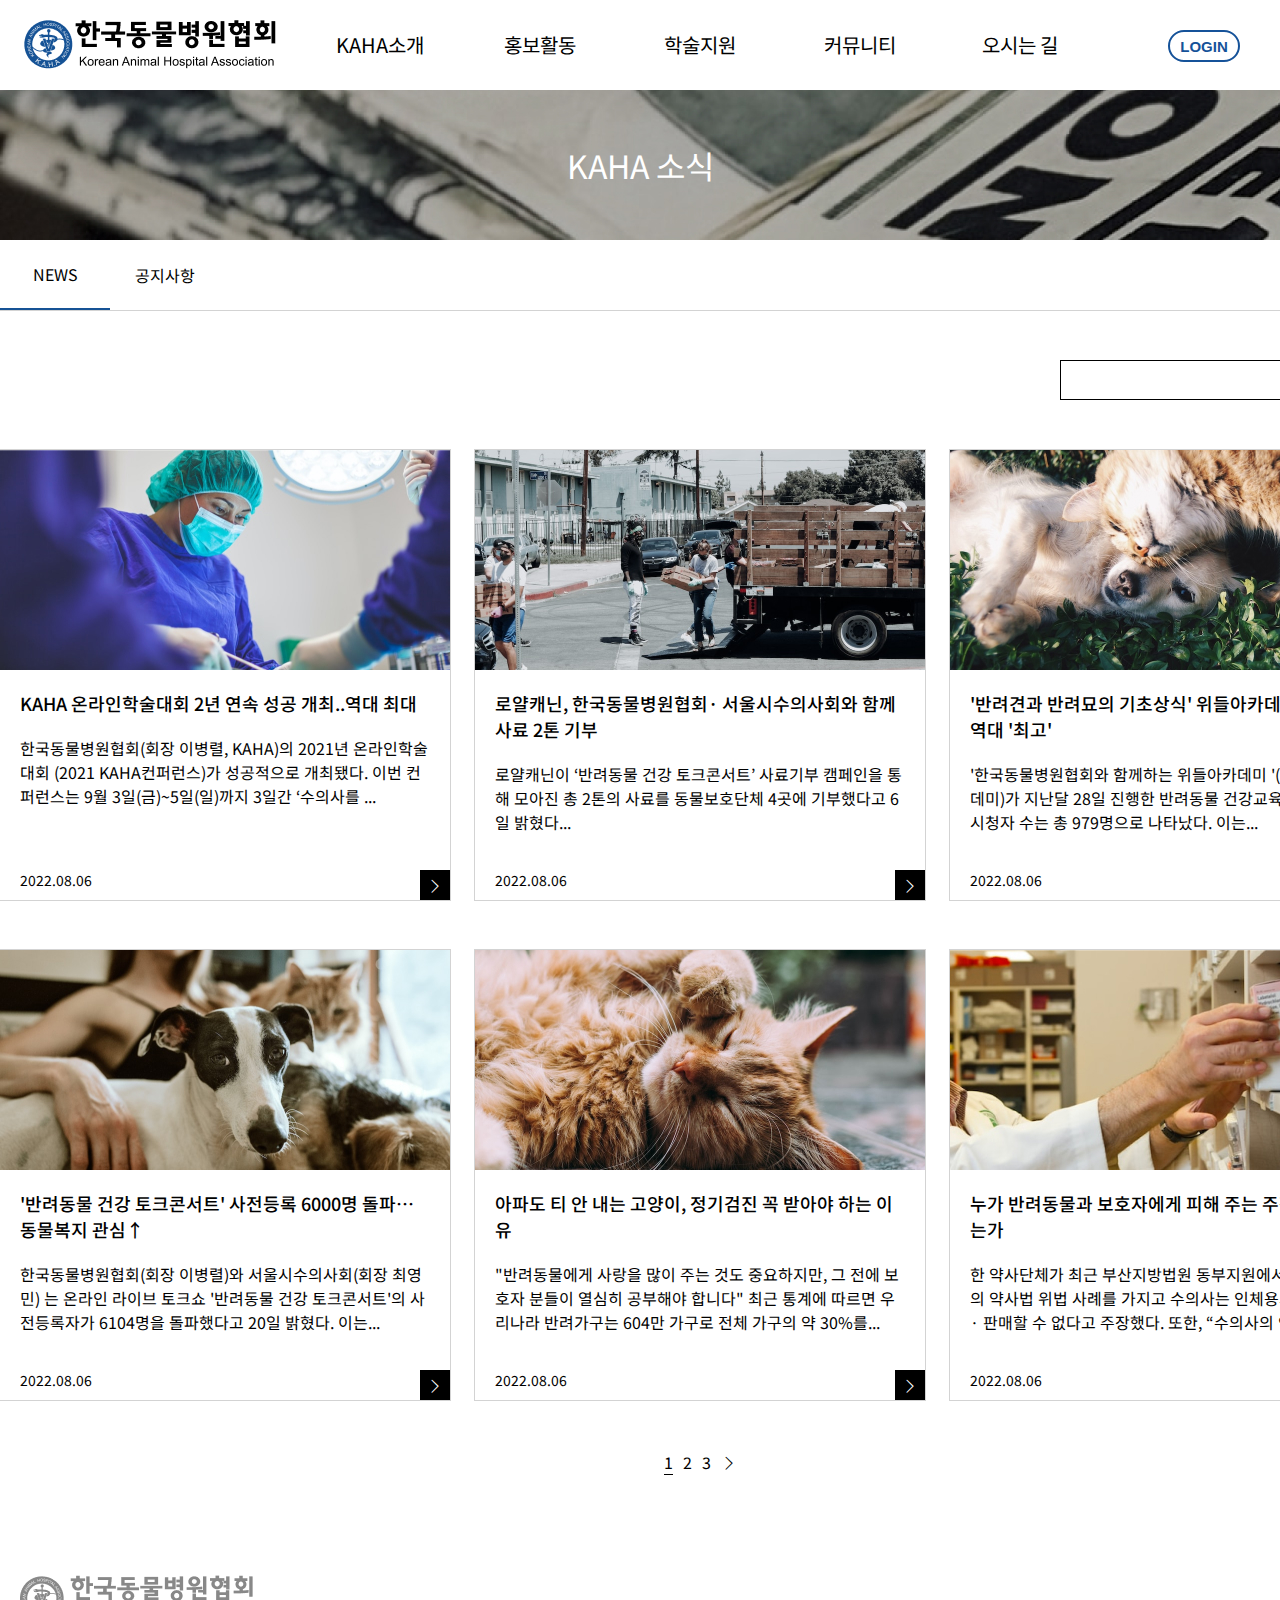
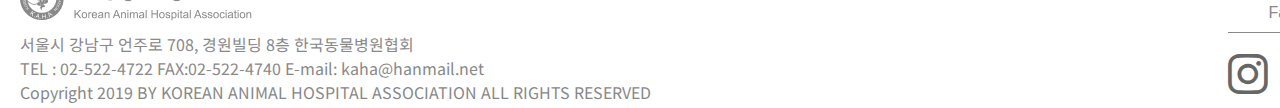
<file: news.html>
<!DOCTYPE html>
<html lang="en">
<head>
    <meta charset="UTF-8">
    <meta http-equiv="X-UA-Compatible" content="IE=edge">
    <meta name="viewport" content="width=device-width, initial-scale=1.0">
    <title>한국동물병원협회</title>
    <!-- Noto Sans KR -->
    <link href="https://fonts.googleapis.com/css2?family=Noto+Sans+KR:wght@400;500;700&display=swap" rel="stylesheet">
    <!-- Bootstrap icon -->
    <link rel="stylesheet" href="https://cdn.jsdelivr.net/npm/bootstrap-icons@1.9.1/font/bootstrap-icons.css">
    
    <!-- style.css(공통) -->
    <link rel="stylesheet" href="./css/style.css">
    <!-- <link rel="stylesheet" href="css/news.css"> -->
    <!-- <link rel="stylesheet" href="css/main-news.css"> -->
    <!-- mobile.css -->
    <link 
    rel="stylesheet" 
    href="./css/mobile-una.css" 
    media="screen and (max-width: 767px)"
    >
    
    <!-- pc.css -->
    <link 
    rel="stylesheet" 
    href="./css/pc-una.css"
    media="screen and (min-width: 768px)"
    >
    <!-- jquery -->
    <script src="js/jquery-3.6.0.js"></script>
    
    <script src="js/main.js"></script>
</head>
<body>
  <header id="main-header" class="clearfix">
    <div class="container-ts">
      <h1>
        <a href="./index.html">
            <img src="images/main-logo.png" alt="main-logo">
        </a>
    </h1>
    <nav>
        <div class="nav-bg"></div>
        <ul class="gnb">
            <li><a href="./greeting.html">KAHA소개</a>
                <ul class="sub">
                    <li><a href="./greeting.html">인사말</a></li>
                    <li><a href="./introduce.html">설립목적</a></li>
                    <li><a href="#">연혁</a></li>
                    <li><a href="#">기구</a></li>
                    <li><a href="#">주요업무</a></li>
                </ul>
            </li>
            <li><a href="./noti.html">홍보활동</a>
                <ul class="sub">
                    <li><a href="./noti.html">공지사항</a></li>
                    <li><a href="./news.html">보도자료</a></li>
                    <li><a href="./login.html">자료실</a></li>
                </ul>
            </li>
            <li><a href="./login.html">학술지원</a></li>
            <li><a href="./community.html">커뮤니티</a></li>
            <li><a href="./waytocome.html">오시는 길</a></li>
        </ul>
    </nav>
    <button id="log-btn"><a href="./login.html">LOGIN</a></button>
    <button id="toggle-btn">
       <i class="bi bi-list"></i>
    </button>
          </div>
  
</header>

    <!-- 배너 -->
      <div id="banner-title">KAHA 소식</div>

    <!-- 2단계 메뉴 -->
    <div class="depth2-menu">
      <div class="d2-gnb">
          <a href="./news.html" class="news on">NEWS</a>
          <a href="./noti.html" class="noti">공지사항</a>
      </div>
    </div>

    <!-- 검색 -->
    <div class="search container news-bt">
      <div class="search-box">
          <input type="text">
          <button class="search-btn" type="submit">
              <i class="bi bi-search"></i>
          </button>
      </div>
  </div>

    <!-- 카드 뉴스 목록 -->
    <section class="container">
    <div class="news-container tab_contents on" id="news">
      <div class="cards">
    <div class="card">
        <div class="img">
          <!-- <img src="./images/newsimg01.png" alt=""> -->
        </div>
        <div class="card-body">
          <h5 class="card-title">KAHA 온라인학술대회 2년 연속 성공 개최..역대 최대</h5>
          <p class="card-text">한국동물병원협회(회장 이병렬, KAHA)의 2021년 
            온라인학술대회 (2021 KAHA컨퍼런스)가 성공적으로 개최됐다.
            이번 컨퍼런스는 9월 3일(금)~5일(일)까지 3일간 ‘수의사를 ...</p>
          <p class="card-date">2022.08.06</p>
          <a href="#" class="more-btn">
            <i class="bi bi-chevron-right"></i>
          </a>
        </div>
      </div> <!-- card -->
    <div class="card">
        <div class="img">
        </div>
        <div class="card-body">
          <h5 class="card-title">
            로얄캐닌, 한국동물병원협회·
            서울시수의사회와 함께 사료 2톤 기부</h5>
          <p class="card-text">로얄캐닌이 ‘반려동물 건강 토크콘서트’ 사료기부
            캠페인을 통해 모아진 총 2톤의 사료를 동물보호단체 
            4곳에 기부했다고 6일 밝혔다...</p>
          <p class="card-date">2022.08.06</p>
          <a href="#" class="more-btn">
            <i class="bi bi-chevron-right"></i>
          </a>
        </div>
      </div> <!-- card -->
    <div class="card">
        <div class="img">
        </div>
        <div class="card-body">
          <h5 class="card-title">'반려견과 반려묘의 기초상식' 위들아카데미 
            시청자수 역대 '최고'</h5>
          <p class="card-text">'한국동물병원협회와 함께하는 위들아카데미
            '(이하 위들아카데미)가 지난달 28일 진행한 반려동물 건강교육 
            라이브 방송 시청자 수는 총 979명으로 나타났다. 이는...</p>
          <p class="card-date">2022.08.06</p>
          <a href="#" class="more-btn">
            <i class="bi bi-chevron-right"></i>
          </a>
        </div>
      </div> <!-- card -->
    <div class="card">
        <div class="img">
        </div>
        <div class="card-body">
          <h5 class="card-title">'반려동물 건강 토크콘서트' 사전등록 6000명 돌파…
            동물복지 관심↑</h5>
          <p class="card-text">한국동물병원협회(회장 이병렬)와 서울시수의사회(회장 최영민)
            는 온라인 라이브 토크쇼 '반려동물 건강 토크콘서트'의 
            사전등록자가 6104명을 돌파했다고 20일 밝혔다. 이는...</p>
          <p class="card-date">2022.08.06</p>
          <a href="#" class="more-btn">
            <i class="bi bi-chevron-right"></i>
          </a>
        </div>
      </div> <!-- card -->
    <div class="card">
        <div class="img">
        </div>
        <div class="card-body">
          <h5 class="card-title">아파도 티 안 내는 고양이, 정기검진 꼭 받아야 하는 이유</h5>
          <p class="card-text">"반려동물에게 사랑을 많이 주는 것도 중요하지만, 그 전에 
            보호자 분들이 열심히 공부해야 합니다"
            최근 통계에 따르면 
            우리나라 반려가구는 604만 가구로 전체 가구의 약 30%를...</p>
          <p class="card-date">2022.08.06</p>
          <a href="#" class="more-btn">
            <i class="bi bi-chevron-right"></i>
          </a>
        </div>
      </div> <!-- card -->
    <div class="card">
        <div class="img">
        </div>
        <div class="card-body">
          <h5 class="card-title">누가 반려동물과 보호자에게 피해 주는 주장을 하고 
            있는가</h5>
          <p class="card-text">한 약사단체가 최근 부산지방법원 동부지원에서 내린 수의사의 
            약사법 위법 사례를 가지고 수의사는 인체용의약품을 조제·
            판매할 수 없다고 주장했다. 또한, “수의사의 인체용...</p>
          <p class="card-date">2022.08.06</p>
          <a href="#" class="more-btn">
            <i class="bi bi-chevron-right"></i>
          </a>
        </div>
      </div> <!-- card -->
    </div> <!-- cards -->
    </div> <!-- container -->
  </section>


    <!-- 목록 페이지 -->
    <div class="pagination container">
      <ul class="page-box container-n">
        <!-- <li><a href="#"><i class="bi bi-chevron-left"></i></a></li> -->
        <li><a href="./news.html" class="on">1</a></li>
        <li><a href="#">2</a></li>
        <li><a href="#">3</a></li>
        <li><a href="#"><i class="bi bi-chevron-right"></i></a></li>
      </ul>
      </div>
          
      <footer>
        <div class="container">
            <div>
            <h1>
                <a href="./index.html">
                    <img src="images/footer-logo.png" alt="footer-logo">
                </a>
            </h1>
            <p>서울시 강남구 언주로 708, 경원빌딩 8층 한국동물병원협회</p>
            <p>TEL : 02-522-4722 FAX:02-522-4740 E-mail: kaha@hanmail.net</p>
            <p>Copyright 2019 BY KOREAN ANIMAL HOSPITAL ASSOCIATION ALL RIGHTS RESERVED</p>
         </div>
         <div>
         <div class="site">
            <form>
                <select name="Family Site" onchange="window.open(value,'_blank');">
                  <option value="">Family Site</option>
                  <option value="https://www.royalcanin.com/kr?utm_source=naver&utm_medium=brandsearchPC&utm_content=homelink">ROYAL CANIN</option>
                  <option value="http://sanimed.co.kr/">SANIMED</option>
                  <option value="https://www.valvet.co.kr/">VALVET</option>
                  <option value="https://www.hillspet.co.kr/science-diet?utm_source=naver&utm_medium=cpc&utm_campaign=consideration&dclid=CjkKEQjwi8iXBhCH4qTo0eHB5a4BEiQAcEheL40LYu0FCS-szICzCmqTv825l9DMSDCf8vn1WVIPtw3w_wcB">Hills</option>
                  <option value="https://www.boehringer-ingelheim.com/">Boehringer Ingelheim</option>
                  </optgroup>
                </select>
              </form>
          </div>
          <div class="icon-box">
                <a href="#"><i class="bi bi-instagram"></i></a>
                <a href="#"><i class="bi bi-facebook"></i></a>
                <a href="#"><i class="bi bi-youtube"></i></a>
          </div>
        </div>
        </div>
    </footer>
    
</body>
</html>
</file>
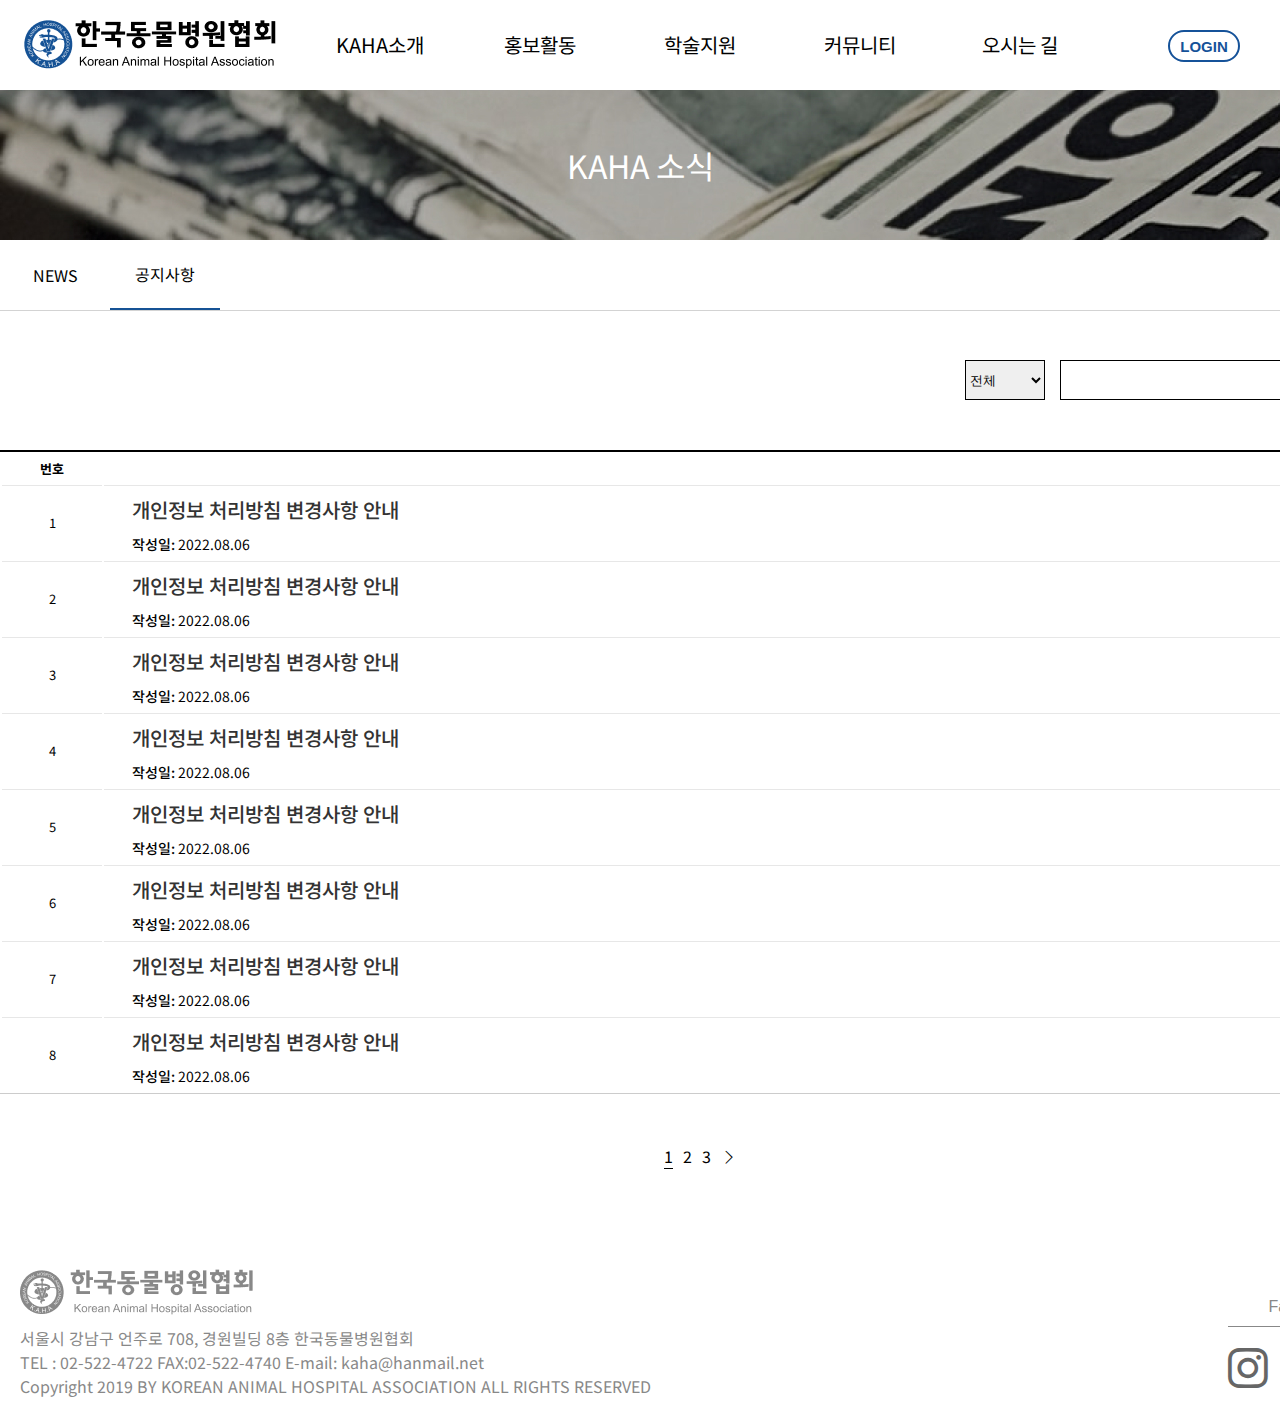
<file: noti.html>
<!DOCTYPE html>
<html lang="en">
<head>
    <meta charset="UTF-8">
    <meta http-equiv="X-UA-Compatible" content="IE=edge">
    <meta name="viewport" content="width=device-width, initial-scale=1.0">
    <title>한국동물병원협회</title>
    <!-- Noto Sans KR -->
    <link href="https://fonts.googleapis.com/css2?family=Noto+Sans+KR:wght@400;500;700&display=swap" rel="stylesheet">
    <!-- Bootstrap icon -->
    <link rel="stylesheet" href="https://cdn.jsdelivr.net/npm/bootstrap-icons@1.9.1/font/bootstrap-icons.css">
    <!-- style.css(공통) -->
    <link rel="stylesheet" href="./css/style.css">
    <!-- <link rel="stylesheet" href="css/news.css"> -->
    <!-- mobile.css -->
    <link 
    rel="stylesheet" 
    href="./css/mobile-una.css" 
    media="screen and (max-width: 767px)"
    >
 
    <!-- pc.css -->
    <link 
    rel="stylesheet" 
    href="./css/pc-una.css"
    media="screen and (min-width: 768px)"
    >
    <!-- jquery -->
    <script src="js/jquery-3.6.0.js"></script>
    
    <script src="js/main.js"></script>
</head>
<body>
  <header id="main-header" class="clearfix">
    <div class="container-ts">
        <h1>
            <a href="./index.html">
                <img src="images/main-logo.png" alt="main-logo">
            </a>
        </h1>
        <nav>
            <div class="nav-bg"></div>
            <ul class="gnb">
                <li><a href="./greeting.html">KAHA소개</a>
                    <ul class="sub">
                        <li><a href="./greeting.html">인사말</a></li>
                        <li><a href="./introduce.html">설립목적</a></li>
                        <li><a href="#">연혁</a></li>
                        <li><a href="#">기구</a></li>
                        <li><a href="#">주요업무</a></li>
                    </ul>
                </li>
                <li><a href="./noti.html">홍보활동</a>
                    <ul class="sub">
                        <li><a href="./noti.html">공지사항</a></li>
                        <li><a href="./news.html">보도자료</a></li>
                        <li><a href="./login.html">자료실</a></li>
                    </ul>
                </li>
                <li><a href="./login.html">학술지원</a></li>
                <li><a href="./community.html">커뮤니티</a></li>
                <li><a href="./waytocome.html">오시는 길</a></li>
            </ul>
        </nav>
        <button id="log-btn"><a href="./login.html">LOGIN</a></button>
        <button id="toggle-btn">
           <i class="bi bi-list"></i>
        </button>
    </div>

             <!-- 메뉴 슬라이드  -->

             <div id="menu">
              <article>
                  <h1>
                      <a href="./index.html">
                          <img src="images/main-logo.png" alt="menu-main-logo">
                      </a>
                  </h1>
                  <i class="bi bi-x gnb-close"></i>
              </article>
              <ul class="m-gnb">
                  <li><a>KAHA소개</a>
                  <ul class="m-sub">
                      <a href="./greeting.html"><li>인사말</li></a>
                      <a href="./introduce.html"><li>설립목적</li></a>
                      <a href="./"><li>연혁</li></a>
                      <a href="./"><li>기구</li></a>
                      <a href="./"><li>주요업무</li></a>
                  </ul>
                  </li>
              
                 <li><a>홍보활동</a>
                      <ul class="m-sub">
                          <a href="./noti.html"><li>공지사항</li></a>
                          <a href="./news.html"><li>보도자료</li></a>
                          <a href="./login.html"><li>자료실</li></a>
                      </ul>
                  </li>
              
                  <a href="./login.html"><li>학술지원</li></a>
                  <a href="./community.html"><li>커뮤니티</li></a>
                  <a href="./waytocome.html"><li>오시는길</li></a>
              </ul> 
              <div class="log-box">
              <a href="./login.html">로그인</a>
              <a href="#">회원가입</a>
          </div>
          </div>
  
</header>

    <!-- 배너 -->
    <div id="banner-title">KAHA 소식</div>

    <!-- 2단계 메뉴 -->
    <div class="depth2-menu">
      <div class="d2-gnb">
          <a href="./news.html" class="news">NEWS</a>
          <a href="./noti.html" class="noti on">공지사항</a>
      </div>
    </div>

    <!-- 검색 -->
    <div class="search container">
        <div class="search-box">
          <select name="search-option" id="s-option">
            <option value="#">전체</option>
            <option value="#">제목</option>
            <option value="#">내용</option>
          </select>
            <input type="text">
            <button class="search-btn" type="submit">
                <i class="bi bi-search"></i>
            </button>
        </div>
    </div>

    <!-- 공지사항 목록 -->
    <section class="container">
    <div id="board-list noti" class="tab_contents">
      <div>
          <table class="board-table">
              <thead>
              <tr>
                  <th scope="col" class="th-num">번호</th>
                  <!-- <th scope="col" class="th-title">제목</th>
                  <th scope="col" class="th-date">등록일</th> -->
              </tr>
              </thead>
              <tbody>
              <tr>
                  <td>1</td>
                  <th>
                    <a href="#!">개인정보 처리방침 변경사항 안내</a>
                    <p><span>작성일:</span> 2022.08.06</p>
                  </th>
                  <!-- <td>2017.07.13</td> -->
              </tr>

              <tr>
                  <td>2</td>
                  <th>
                    <a href="#!">개인정보 처리방침 변경사항 안내</a>
                    <p><span>작성일:</span> 2022.08.06</p>
                  </th>
                  <!-- <td>2017.06.15</td> -->
              </tr>

              <tr>
                  <td>3</td>
                  <th>
                    <a href="#!">개인정보 처리방침 변경사항 안내</a>
                    <p><span>작성일:</span> 2022.08.06</p>
                  </th>
                  <!-- <td>2017.06.15</td> -->
              </tr>
              <tr>
                  <td>4</td>
                  <th>
                    <a href="#!">개인정보 처리방침 변경사항 안내</a>
                    <p><span>작성일:</span> 2022.08.06</p>
                  </th>
                  <!-- <td>2017.06.15</td> -->
              </tr>
              <tr>
                  <td>5</td>
                  <th>
                    <a href="#!">개인정보 처리방침 변경사항 안내</a>
                    <p><span>작성일:</span> 2022.08.06</p>
                  </th>
                  <!-- <td>2017.06.15</td> -->
              </tr>
              <tr>
                  <td>6</td>
                  <th>
                    <a href="#!">개인정보 처리방침 변경사항 안내</a>
                    <p><span>작성일:</span> 2022.08.06</p>
                  </th>
                  <!-- <td>2017.06.15</td> -->
              </tr>
              <tr>
                  <td>7</td>
                  <th>
                    <a href="#!">개인정보 처리방침 변경사항 안내</a>
                    <p><span>작성일:</span> 2022.08.06</p>
                  </th>
                  <!-- <td>2017.06.15</td> -->
              </tr>
              <tr>
                  <td>8</td>
                  <th>
                    <a href="#!">개인정보 처리방침 변경사항 안내</a>
                    <p><span>작성일:</span> 2022.08.06</p>
                  </th>
                  <!-- <td>2017.06.15</td> -->
              </tr>
              </tbody>
          </table>
      </div>
  </div>
  </section>


    <!-- 목록 페이지 -->
    <div class="pagination container">
    <ul class="page-box">
      <!-- <li><a href="#"><i class="bi bi-chevron-left"></i></a></li> -->
      <li><a href="./noti.html" class="on">1</a></li>
      <li><a href="#">2</a></li>
      <li><a href="#">3</a></li>
      <li><a href="#"><i class="bi bi-chevron-right"></i></a></li>
    </ul>
    </div>

    <footer>
      <div class="container">
          <div>
          <h1>
              <a href="./index">
                  <img src="images/footer-logo.png" alt="footer-logo">
              </a>
          </h1>
          <p>서울시 강남구 언주로 708, 경원빌딩 8층 한국동물병원협회</p>
          <p>TEL : 02-522-4722 FAX:02-522-4740 E-mail: kaha@hanmail.net</p>
          <p>Copyright 2019 BY KOREAN ANIMAL HOSPITAL ASSOCIATION ALL RIGHTS RESERVED</p>
       </div>
       <div>
       <div class="site">
          <form>
              <select name="Family Site" onchange="window.open(value,'_blank');">
                <option value="">Family Site</option>
                <option value="https://www.royalcanin.com/kr?utm_source=naver&utm_medium=brandsearchPC&utm_content=homelink">ROYAL CANIN</option>
                <option value="http://sanimed.co.kr/">SANIMED</option>
                <option value="https://www.valvet.co.kr/">VALVET</option>
                <option value="https://www.hillspet.co.kr/science-diet?utm_source=naver&utm_medium=cpc&utm_campaign=consideration&dclid=CjkKEQjwi8iXBhCH4qTo0eHB5a4BEiQAcEheL40LYu0FCS-szICzCmqTv825l9DMSDCf8vn1WVIPtw3w_wcB">Hills</option>
                <option value="https://www.boehringer-ingelheim.com/">Boehringer Ingelheim</option>
                </optgroup>
              </select>
            </form>
        </div>
        <div class="icon-box">
              <a href="#"><i class="bi bi-instagram"></i></a>
              <a href="#"><i class="bi bi-facebook"></i></a>
              <a href="#"><i class="bi bi-youtube"></i></a>
        </div>
      </div>
      </div>
  </footer>
</body>
</html>
</file>
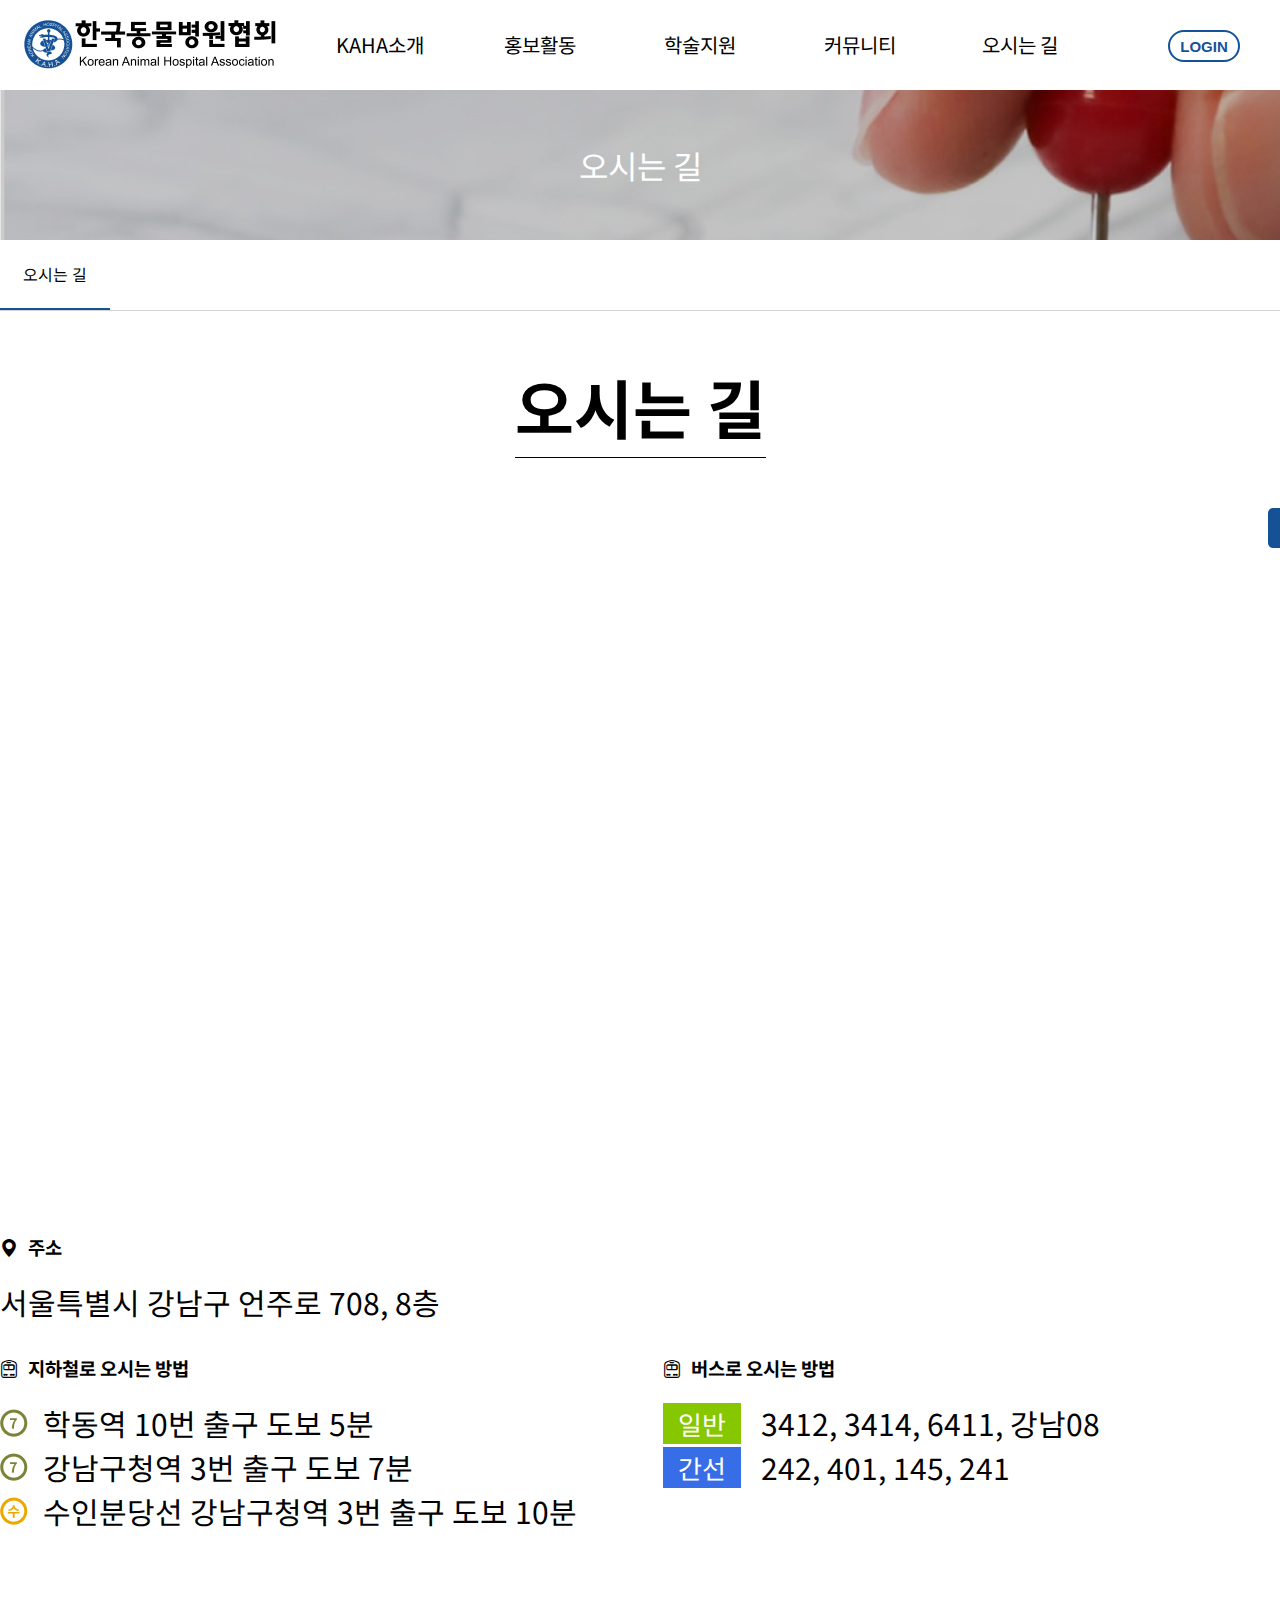
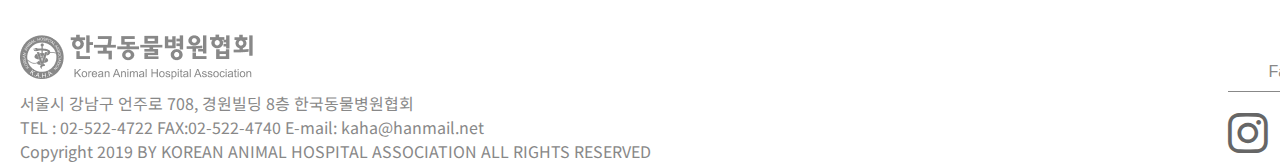
<file: waytocome.html>
<!DOCTYPE html>
<html lang="en">
<head>
  <meta charset="UTF-8">
  <meta http-equiv="X-UA-Compatible" content="IE=edge">
  <meta name="viewport" content="width=device-width, initial-scale=1.0">
  <title>오시는길</title>
  <!-- AOS -->
  <link href="https://unpkg.com/aos@2.3.1/dist/aos.css" rel="stylesheet">
  <!-- Bootstrap icon -->
  <link rel="stylesheet" href="https://cdn.jsdelivr.net/npm/bootstrap-icons@1.9.1/font/bootstrap-icons.css">
  <!-- 웹폰트 -->
  <link href="https://fonts.googleapis.com/css2?family=Noto+Sans+KR:wght@400;500&display=swap" rel="stylesheet">
 
  <!-- style.css(공통) -->
  <link rel="stylesheet" href="./css/style.css">
  <!-- mobile.css -->
  <link 
    rel="stylesheet" 
    href="./css/waytocome-m.css" 
    media="screen and (max-width: 767px)"
  >
  <!-- pc.css: -->
  <link 
    rel="stylesheet" 
    href="./css/waytocome-pc.css"
    media="screen and (min-width: 768px)"
  >
  <!-- 제이쿼리 -->
  <script src="https://ajax.googleapis.com/ajax/libs/jquery/3.6.0/jquery.min.js"></script>
  <!-- AOS -->
  <script src="https://unpkg.com/aos@2.3.1/dist/aos.js"></script>
  <!-- 내 자바스크립트 -->
  <script src="./js/main.js"></script>

</head>
<body>
  <header id="main-header" class="clearfix">
    <div class="container-n">
        <h1>
            <a href="./index.html">
                <img src="images/main-logo.png" alt="main-logo">
            </a>
        </h1>
        <nav>
            <div class="nav-bg"></div>
            <ul class="gnb">
                <li><a href="./greeting.html">KAHA소개</a>
                    <ul class="sub">
                        <li><a href="./greeting.html">인사말</a></li>
                        <li><a href="./introduce.html">설립목적</a></li>
                        <li><a href="#">연혁</a></li>
                        <li><a href="#">기구</a></li>
                        <li><a href="#">주요업무</a></li>
                    </ul>
                </li>
                <li><a href="./noti.html">홍보활동</a>
                    <ul class="sub">
                        <li><a href="./noti.html">공지사항</a></li>
                        <li><a href="./news.html">보도자료</a></li>
                        <li><a href="./login.html">자료실</a></li>
                    </ul>
                </li>
                <li><a href="./login.html">학술지원</a></li>
                <li><a href="./community.html">커뮤니티</a></li>
                <li><a href="./waytocome.html">오시는 길</a></li>
            </ul>
        </nav>
        <button id="log-btn"><a href="./login.html">LOGIN</a></button>
        <button id="toggle-btn">
           <i class="bi bi-list"></i>
        </button>
    </div>

             <!-- 메뉴 슬라이드  -->

             <div id="menu">
              <article>
                  <h1>
                      <a href="./index.html">
                          <img src="images/main-logo.png" alt="menu-main-logo">
                      </a>
                  </h1>
                  <i class="bi bi-x gnb-close"></i>
              </article>
              <ul class="m-gnb">
                  <li><a>KAHA소개</a>
                  <ul class="m-sub">
                      <a href="./greeting.html"><li>인사말</li></a>
                      <a href="./introduce.html"><li>설립목적</li></a>
                      <a href="./"><li>연혁</li></a>
                      <a href="./"><li>기구</li></a>
                      <a href="./"><li>주요업무</li></a>
                  </ul>
                  </li>
              
                 <li><a>홍보활동</a>
                      <ul class="m-sub">
                          <a href="./noti.html"><li>공지사항</li></a>
                          <a href="./news.html"><li>보도자료</li></a>
                          <a href="./login.html"><li>자료실</li></a>
                      </ul>
                  </li>
              
                  <a href="./login.html"><li>학술지원</li></a>
                  <a href="./community.html"><li>커뮤니티</li></a>
                  <a href="./waytocome.html"><li>오시는길</li></a>
              </ul> 
              <div class="log-box">
              <a href="./login.html">로그인</a>
              <a href="#">회원가입</a>
            </div>
          </div>
  
</header>

<div id="waytocome-banner">오시는 길</div>
  
<div class="depth2-menu">
    <div>
        <div class="d2-gnb">
            <a href="./waytocome.html" class="waytocome-title on">오시는 길</a>
        </div>
    </div><!--- container -->
</div><!-- depth2-menu -->

<section id="main-visual">
  <div class="header">
    <h1 class="waytocome-t">오시는 길</h1>
  </div>
</section>

<div class="map container">
  <div class="find-way-btn">
    <a href="#">길찾기<i class="bi bi-arrow-right-short"></i></a>
  </div>
  <iframe class="g-map" src="https://www.google.com/maps/embed?pb=!1m18!1m12!1m3!1d3164.646869667887!2d127.03570710000001!3d37.5162461!2m3!1f0!2f0!3f0!3m2!1i1024!2i768!4f13.1!3m3!1m2!1s0x357ca3f493e50fe5%3A0xbb14dced4dbea507!2s708%20Eonju-ro%2C%20Gangnam-gu%2C%20Seoul!5e0!3m2!1sen!2skr!4v1660113824939!5m2!1sen!2skr"
     width="100%" height="600" style="border:0;" allowfullscreen="" loading="lazy" referrerpolicy="no-referrer-when-downgrade">
    </iframe>
</div>

<section class="information container">
  <div class="address">
    <h3 class="add-icon"><i class="bi bi-geo-alt-fill"></i>주소</h3>
    <p>서울특별시 강남구 언주로 708, 8층</p>
  </div>

  <nav class="info-sec">
  <div class="sub">
    <h3 class="sub-icon"><i class="bi bi-train-front"></i>지하철로 오시는 방법</h3>
    <p><img src="./images/7.png" alt="">학동역 10번 출구 도보 5분</p>
    <p><img src="./images/7.png" alt="">강남구청역 3번 출구 도보 7분</p>
    <p><img src="./images/su.png" alt="">수인분당선 강남구청역 3번 출구 도보 10분</p>
  </div>
  <div class="bus">
    <h3 class="bus-icon"><i class="bi bi-train-front"></i>버스로 오시는 방법</h3>
    <p class="normal"><span>일반</span>3412, 3414, 6411, 강남08</p>
    <p class="short"><span>간선</span>242, 401, 145, 241</p>
  </div>
  </nav>
</section>

      
    <!-- </div>
    <iframe class="img-detail" src="https://www.google.com/maps/embed?pb=!1m18!1m12!1m3!1d3164.646869667887!2d127.03570710000001!3d37.5162461!2m3!1f0!2f0!3f0!3m2!1i1024!2i768!4f13.1!3m3!1m2!1s0x357ca3f493e50fe5%3A0xbb14dced4dbea507!2s708%20Eonju-ro%2C%20Gangnam-gu%2C%20Seoul!5e0!3m2!1sen!2skr!4v1660113824939!5m2!1sen!2skr"
     width="1380" height="600" style="border:0;" allowfullscreen="" loading="lazy" referrerpolicy="no-referrer-when-downgrade">
    </iframe>
        <div class="map-size-btn"
          data-aos="fade-in"
            data-aos-delay="1000"
            data-aos-duration="1000"
            >
            <img src="images/bigscale.png" alt="업">
            <img src="images/smalscale.png" alt="다운">
            </div>     
      </div>
    </div> -->
  <!-- <section id="information">
    <div class="adress">
      
      
       <p class="a-name"><img class="way-point-icon" src="images/eva_pin-fill.png" alt="웨이포인트 아이콘">&nbsp;주소</p>
       <br>
       <p class="main-adress">서울특별시 강남구 언주로 708 ,8층</p>
      </div>

      <div class="inf-detail">
       <div class="train-inf">
        <img class="train-icon" src="images/traincon.png" alt="버스아이콘">
        <p>지하철로 오시는 방법</p>
      </div>
    
        <div class="bus-inf">
        <img class="bus-icon" src="images/buscon.png" alt="버스아이콘">
        <p>버스로 오시는 방법</p>
        </div>
      </div>
    </div> -->

    <!-- <div class="train-come">
          
      <p><img src="images/7.png">학동역 10번 출구 도보 5분</p>
      <p><img src="images/7.png">강남구청역 3번출구 도보 7분</p> 
      <p><img src="images/7.png">수인분당선 강남구청역 3번출구 도보 10분</p> 
    </div>

    <div class="bus-come">
      <div class="vihicle-icon">
      <img src="images/normalline.png">
      <img src="images/subline.png">
      </div>
      <p class="bus-number1">3412, 3414, 6411, 강남08</p>
      <p class="bus-number2">242, 401, 145, 241</p> 
      
      </div>
    
  </section > -->
  

  <footer>
    <div class="container">
        <div>
        <h1>
            <a href="./index.html">
                <img src="images/footer-logo.png" alt="footer-logo">
            </a>
        </h1>
        <p>서울시 강남구 언주로 708, 경원빌딩 8층 한국동물병원협회</p>
        <p>TEL : 02-522-4722 FAX:02-522-4740 E-mail: kaha@hanmail.net</p>
        <p>Copyright 2019 BY KOREAN ANIMAL HOSPITAL ASSOCIATION ALL RIGHTS RESERVED</p>
     </div>
     <div>
     <div class="site">
        <form>
            <select name="Family Site" onchange="window.open(value,'_blank');">
              <option value="">Family Site</option>
              <option value="https://www.royalcanin.com/kr?utm_source=naver&utm_medium=brandsearchPC&utm_content=homelink">ROYAL CANIN</option>
              <option value="http://sanimed.co.kr/">SANIMED</option>
              <option value="https://www.valvet.co.kr/">VALVET</option>
              <option value="https://www.hillspet.co.kr/science-diet?utm_source=naver&utm_medium=cpc&utm_campaign=consideration&dclid=CjkKEQjwi8iXBhCH4qTo0eHB5a4BEiQAcEheL40LYu0FCS-szICzCmqTv825l9DMSDCf8vn1WVIPtw3w_wcB">Hills</option>
              <option value="https://www.boehringer-ingelheim.com/">Boehringer Ingelheim</option>
              </optgroup>
            </select>
          </form>
      </div>
      <div class="icon-box">
            <a href="#"><i class="bi bi-instagram"></i></a>
            <a href="#"><i class="bi bi-facebook"></i></a>
            <a href="#"><i class="bi bi-youtube"></i></a>
      </div>
    </div>
    </div>
</footer>

</body>
</html>
</file>
<file: css/mobile-ts.css>
/* mobile.css */
.container {
    width: 100%;
    margin: 0 auto;
    /* background: #ccc; */
}

/* main-header */
#main-header {
    width: 100vw;
    height: 60px;
    background: #fff;
    position: relative;
    z-index: 10;
    position: fixed;
}

#main-header .container {
    position: relative;
    display: flex;
    justify-content: space-between;
    align-items: center;
}

#main-header h1 {
    padding-left: 20px;
    padding-top: 15px;
    float: left;
}

#main-header h1 img {
    display: block;
    width: 180px;
}

#main-header nav {
    display: none;
}

#log-btn {
    display: none;
}

#toggle-btn {
    background: transparent;
    border: none;
    font-size: 32px;
    padding-top: 15px;
    padding-right: 20px;
    cursor: pointer;
}

/* 메뉴 슬라이드 */
#menu{
    display: none;
    position: fixed;
    top: 0;
    left: 0;
    width: 100vw;
    height: 100vh;
    background: #fff;
    overflow: scroll;
}

#menu article{
    display: flex;
    justify-content: space-between;
    align-items: center;
}

#menu article h1 {
    padding: 10px;
}

#menu article .bi {
    padding-right: 20px;
}


#menu article .gnb-close{
    display: flex;
    justify-content: center;
    align-items: center;
    color: #333;
    font-size: 32px;
    cursor: pointer;
}

#menu ul{
    width: 100%;
    padding-top: 20px;
}

#menu > a{
    display: block;
    width: 100%;
    padding: 20px ;
    /* border-bottom: 1px solid #333; */
}

#menu a li{
    font-size: 16px;
    /* padding-left: 15px; */
    padding-top: 10px;
    padding-left: 20px;
    padding-bottom: 10px;
    position: relative;
}

#menu li a {
    font-size: 16px;
    padding-top: 10px;
    padding-left: 20px;
    padding-bottom: 10px;
    position: relative;
}

.m-gnb li > a{
    border-bottom: 1px solid #000;
}


.m-gnb > a > li {
    border-bottom: 1px solid #000;
}



#menu a:hover li{
    color: #155299;
    font-weight: 700;
}

#menu li a:hover {
    color: #155299;
    font-weight: 700;
}

.m-sub {
    display: none;
}


.m-sub a, .m-gnb a{
    display: block;
    /* padding: 5px; */
}

.log-box {
    width: 100vw;
    margin-top: 20px;
    margin-left: 25px;
    
    
}

.log-box a {
    display: block;
    line-height: 50px;
}

.log-box a:hover {
    color: #155299;
}



/* main-visual */
#main-visual {
    width: 100vw;
    /* height: 460px; */
    position: relative;
    padding-top: 60px;
}

.swiper {
    width: 100vw;
}

.swiper-slide img {
    width: 100vw;
    /* height: 460px; */
}

.swiper-pagination-bullet { 
    width: 10px; 
    height: 10px; 
    background: #fff; 
    border: 1px solid #155299; 
    opacity: 1; 
}

.swiper-pagination-bullet-active { 
    width: 10px; 
    background: #155299; 
    border: 1px solid transparent; 
}

/* count */

#main-count {
    width: 100vw;
    height: 1200px;
    display: flex;
    flex-direction: column;
    justify-content: center;
    margin-top: 20px;
    background: #155299;
}
#main-count.container{
    width: 100vw;
}
.count {
    margin-top: 100px;
}

.count:first-child {
    margin-top: 20px;
}

.circle {
    width: 150px;
    height: 150px;
    margin: 0 auto;
    background: #fff;
    border-radius: 50%;
    display: flex;
    justify-content: center;
    align-items: center;
}


.count h1 {
    text-align: center;
    margin-top: 30px;
    margin-bottom: 5px;
    font-size: 30px;
    color: #fff;
}

.count p {
    text-align: center;
    font-size: 18px;
    color: #fff;
}

/* Contents */
#contents {
    width: 100vw;
    height: calc(100vw + 300px);
    position: relative;
    display: block;
    margin-top: 30px;
    /* border: 1px solid #000; */
}

.con1 {
    display: block;
    position: absolute;
    top: 0;
    left: 0;
    transition: 0.5s;
    opacity: 0;
    animation-name: con1;
    animation-duration: 10s;
    animation-iteration-count: infinite;
}


@keyframes con1 {
    0% {
        opacity: 0;
    }
    5%{
      opacity: 1;
    }
    40% {
      opacity: 1;
    }
    45% {
      opacity: 0;
    }
    100% {
      opacity: 0;
    }
}

.con2 {
    display: block;
    position: absolute;
    top: 0;
    left: 0;
    opacity: 0;
    animation-name: con2;
    animation-duration: 10s;
    animation-iteration-count: infinite;
}

.con1 img, .con2 img{
    width: 100vw;
}

.logo-img{
    width :100vw;
}

@keyframes con2 {
    0% {
        opacity: 0;
    }
    45% {
      opacity: 0;
    }
    50% {
      opacity: 1;
    }
    95%{
      opacity: 1;
    }
    100% {
      opacity: 0;
    }

}

.text {
    width: 100vw;
    height: 552px;
    background: url(../images/content-logo.png);
    background-repeat: no-repeat;
    background-position-x: right;
    background-size: 150px;
    margin-top: 20px;
}

.text a {
    font-size: 16px;
    font-weight: 700;
    border-bottom: 2.5px solid #155299;
    color: #155299;
    width: 100px;
    align-items: center;
    line-height: 100px;
}

.logo-img {
    display: flex;
    justify-content: center;
    width: 150px;
    height: 150px;
    margin: 0 auto;
    padding-top: 20px;
}

.text-box {
    /* text-align: center; */
    display: block;
    /* margin-left: 200px; */  
    text-align: center; 
}

.text-box p {
    font-size: 16px;
    margin-top: 20px;
    font-weight: 500;
}

.text-box span {
    color: #155299;
    font-weight: 700;
}

/* main */

#main {
    width: 100vw;
    height: 462px;
    margin-top: 60px;
    position: relative;
    display: block;
    /* outline: 1px solid #ccc; */
    background: #f2f3f4
}


#main .main-title {
display: none;
}

#main .main-wrap {
    margin-top: 76px;
}

.tab_buttons {
    width: 100vw;
    display: flex;
    /* padding-left: 30px; */
}

#main .tab_buttons a.news-btn,
#main .tab_buttons a.notice-btn {
  /* border: 1px solid #000; */
  display: flex;
  width: calc(100vw - 10px);
  height: 32px;
  margin-top: 30px;
  justify-content: center;
  align-items: center;
  /* color: #000; */
}

.news-btn {
    border-top-left-radius: 10px;
    background: #155299;
    color: #fff;
}


.notice-btn {
    border-top-right-radius: 10px;
    background: #6ba2e6;
    color: #fff;
}

#news {
    width: 100vw;
    margin-top: 20px;
    display: none;
}

#news.on {
    display: block;
}

#news .col {
    top: 0;
    left: 0;
    position: relative;
    width: 100vw;
    height: 55px;
    border-top: 1px solid #d3d3d3;
    display: flex;
    align-items: center;
    
}


#news .col span {   
    font-size: 12px;
    font-weight: 500;
    padding-left: 10px;
}

#news .col button {
    background: transparent;
    border: none;
    color: #999;
    width: 16px;
    height: 16px;
    cursor: pointer;
    position: absolute;
    margin-bottom: 18px;
    font-size: 10px;
    right: 0;
    bottom: 0;
}

#notice {
    width: 100vw;
    height: 220px;
    margin-top: 20px;
    border-top: 2.5px solid #666;
    display: none;   
}

#notice.on {
    display: block;
}

#notice ul > li > a {
    width: 100vw;
    line-height: 70px;
    display: flex;
    justify-content: space-between;
}

.title {
    font-size: 14px;
    font-weight: 500;
}

.write {
    font-size: 12px;
    color: #666;
    /* padding-right: 30px; */
}

.video {
    margin-top: 20px;
}

.video iframe {
    width: 100vw;
    height: 245px;
}



/* footer */

footer {
    width: 100vw;
    height: 190px;
    background: #fff;
    margin-top: 150px;
}

footer h1 {
    padding-top: 22px;
    padding-bottom: 10px;
    display: flex;
    justify-content: center;
}

footer h1 img {
    width: 200px;
}

footer p {
    padding-left: 20px;
    font-size: 10px;
    color: #888;
    text-align: center;
    justify-content: center;
}

.site {
    text-align: center;
}

select {
    -webkit-appearance:none; /* for chrome */
    -moz-appearance:none; /*for firefox*/
    appearance:none;
    text-align-last: center;
    color: #888;
    font-size: 12px;
    width: 110px;
    height: 20px;
    border-style: none;
    border-bottom: 1px solid #888;
    background: url(../images/up.png);
    background-repeat: no-repeat;
    background-position-x: 95%;
    background-position-y: 50%;
}

.icon-box {
    text-align: center;
    padding-left: 10px;
}

.icon-box a{
    font-size: 18px;
    color: #666;
    padding-right: 10px;
}
</file>
<file: css/pc-ts.css>
/* pc layout */
.container {
    width: 100%;
    margin: 0 auto;
    /* background: #ccc; */
}
/* main-header */
#main-header {
    width: 100%;
    height: 90px;
    position: relative;
    z-index: 10;
    background: #fff;
    position: fixed;
}

#main-header .container {
    position: relative;
}

#main-header .nav-bg {
    position: absolute;
    width: 100%;
    height: 300px;
    background: #155299;
    opacity: 0.8;
    left: 0;
    top: 90px;
    display: none;
}

#main-header h1 {
    padding-left: 20px;
    padding-top: 18px;
    float: left;
}

#main-header nav {
    width: 800px;
    float: right;
    text-align: center;
    margin-right: 180px;
}

#main-header nav ul.gnb {
    width: 100%;
}

#main-header nav ul.gnb>li {
    width: 20%;
    float: left;
    position: relative;
    height: 90px;
    line-height: 90px;
}

#main-header nav ul.gnb>li>a {
    width: 100%;
    height: 100%;
    display: block;
    font-size: 20px;
}


#main-header nav ul.gnb>li:hover>a {
    color : #155299;
}

#main-header nav ul.gnb>li>ul.sub {
    width: 100%;
    height: 210px;
    display: none;
}

#main-header nav ul.gnb>li>ul.sub>li {
    width: 100%;
    /* height: 40px; */
    line-height: 60px;
    font-size: 18px;
}

#main-header nav ul.gnb>li>ul.sub>li>a {
    width: 100%;
    height: 100%;
    display: block;
    color: #fff;
}

#main-header nav ul.gnb>li>ul.sub>li:hover>a {
    color: #000;
    font-weight: 700;
}

#log-btn {
    background: none;
    border: 2px solid #155299;
    border-radius: 30px;
    font-size: 15px;
    font-weight: 700;
    width: 72px;
    height: 32px;
    position: absolute;
    right: 0;
    margin-right: 40px;
    margin-top: 30px;
    cursor: pointer;
}

#log-btn:hover {
    background: #155299;
}

#log-btn a{
    color: #155299;
}

#log-btn a:hover {
    color: #fff;
}

#toggle-btn {
    display: none;
}

#menu {
    display: none;
}

/* main-visual */
#main-visual {
    width: 100%;
    /* height: 460px; */
    position: relative;
    /* background: #155299; */
    top: 90px;
}


.swiper {
    width: 100%;
    /* height: 460px; */
}

.swiper-slide img {
    width: 100%;
    /* height: 460px; */
}


.swiper-pagination-bullet { 
    width: 15px; 
    height: 15px; 
    background: #fff; 
    border: 1px solid #155299; 
    opacity: 1; 
}

.swiper-pagination-bullet-active { 
    width: 15px; 
    background: #155299; 
    border: 1px solid transparent; 
}



/* Contents */
#contents {
    width: 1440px;
    height: 610px;
    position: relative;
    top: 100px;
    /* border: 1px solid #000; */
}


.con1 {
    display: flex;
    position: absolute;
    padding: 30px;
    top: 0;
    left: 0;
    transition: 0.5s;
    opacity: 0;
    animation-name: con1;
    animation-duration: 10s;
    animation-iteration-count: infinite;
}

@keyframes con1 {
    0% {
        opacity: 0;
    }
    5%{
      opacity: 1;
    }
    40% {
      opacity: 1;
    }
    45% {
      opacity: 0;
    }
    100% {
      opacity: 0;
    }
}

.con2 {
    display: flex;
    position: absolute;
    padding: 30px;
    top: 0;
    left: 0;
    opacity: 0;
    animation-name: con2;
    animation-duration: 10s;
    animation-iteration-count: infinite;
}

@keyframes con2 {
    0% {
        opacity: 0;
    }
    45% {
      opacity: 0;
    }
    50% {
      opacity: 1;
    }
    95%{
      opacity: 1;
    }
    100% {
      opacity: 0;
    }

}


.text {
    width: 700px;
    height: 552px;
    background: url(../images/content-logo.png);
    background-repeat: no-repeat;
    background-position-x: right;
}



.logo-img {
    display: flex;
    justify-content: center;
    margin-top: 60px;
}

.text-box {
    /* text-align: center; */
    display: block;
    text-align: center;
}

.text-box p {
    font-size: 24px;
    margin-top: 20px;
    font-weight: 500;
}

.text-box span {
    color: #155299;
    font-weight: 700;
}

.text a {
    margin-top: 80px;
    font-size: 20px;
    font-weight: 700;
    border-bottom: 2.5px solid #155299;
    color: #155299;
    width: 120px;
    line-height: 150px;
}

/* count */

#main-count {
    width: 100%;
    height: 500px;
    display: flex;
    justify-content: center;
    gap: 249px;
    margin-top: 100px;
    background: #155299;
}


.circle {
    width: 200px;
    height: 200px;
    margin-top: 100px;
    background: #fff;
    border-radius: 50%;
    display: flex;
    justify-content: center;
    align-items: center;
}

.count h1 {
    text-align: center;
    margin-top: 30px;
    margin-bottom: 5px;
    font-size: 40px;
    color: #fff;
}

.count p {
    text-align: center;
    font-size: 24px;
    color: #fff;
}


/* main */

#main {
    width: 100%x;
    height: 462px;
    margin-top: 60px;
    position: relative;
    display: flex;
    background: #f2f3f4;
    justify-content: center;
    /* outline: 1px solid #ccc; */
}

#main h1 { 
    font-size: 24px;
    font-weight: 700;
}

#main .container {
    position: relative;
}

#main .main-title {
    position: absolute;
    top: 0;
    left: 0;
    padding-left: 100px; 
    padding-top: 30px;
    padding-bottom: 10px;
}

#main .main-wrap {
    margin-top: 76px;
}

.tab_buttons {
    display: flex;
    padding-left: 30px;
}

#main .tab_buttons a.news-btn,
#main .tab_buttons a.notice-btn {
  /* border: 1px solid #000; */
  display: flex;
  width: 350px;
  height: 52px;
  /* margin-top: 30px; */
  justify-content: center;
  align-items: center;
  /* color: #000; */
  
}

.news-btn {
    border-top-left-radius: 10px;
    background: #155299;
    color: #fff;
}


.notice-btn {
    border-top-right-radius: 10px;
    background: #6ba2e6;
    color: #fff;
}

#news {
    width: 100%;
    margin-top: 40px;
    margin-left: 30px;
    display: none;
}

#news.on {
    display: block;
}

#news .col {
    top: 0;
    left: 0;
    position: relative;
    width: 700px;
    height: 85px;
    border-top: 1px solid #d3d3d3;
    display: flex;
    align-items: center;
}

#news .col span {   
    font-size: 20px;
    font-weight: 500;
}

#news .col button {
    background: transparent;
    border: none;
    color: #999;
    width: 24px;
    height: 24px;
    cursor: pointer;
    position: absolute;
    margin-bottom: 30px;
    font-size: 24px;
    right: 0;
    bottom: 0;
}


#notice {
    width: 700px;
    height: 220px;
    margin-top: 40px;
    margin-left: 30px;
    border-top: 2.5px solid #666;
    display: none;   
}

#notice.on {
    display: block;
}

#notice ul > li > a {
    width: 700px;
    line-height: 75px;
    display: flex;
    justify-content: space-between;
}

.title {
    font-size: 24px;
    font-weight: 500;
}

.write {
    font-size: 20px;
    color: #666;
}

.video {
    /* background: #ccc; */
    width: 640px;
    height: 360px;
    margin-left: 40px;
    margin-top: 72px;
}




/* footer */

footer {
    width: 100%;
    height: 160px;
    /* background: #f2f3f4; */
    margin-top: 74px;
}

footer .container {
    width: 1440px;
    display: flex;
    justify-content: space-between;
}

footer h1 {
    padding-left: 20px;
    padding-top: 26px;
    padding-bottom: 10px;
}

footer p {
    padding-left: 20px;
    font-size: 16px;
    color: #888;
}

.site {
    padding-top: 26px;
    padding-right: 20px;
}

select {
    -webkit-appearance:none; /* for chrome */
    -moz-appearance:none; /*for firefox*/
    appearance:none;
    text-align-last: center;
    color: #888;
    font-size: 16px;
    width: 160px;
    height: 40px;
    border-style: none;
    border-bottom: 1px solid #888;
    background: url(../images/up.png);
    background-repeat: no-repeat;
    background-position-x: 90%;
    background-position-y: 50%;
    outline: none;
}

.icon-box {
    /* margin-top: 10px; */
}

.icon-box a{
    font-size: 40px;
    color: #666;
    padding-right: 18px;
}
</file>
<file: css/community-m.css>
/* community-m.css */
.container {
    width: 100%;
    /* padding-left: 20px;
    padding-right: 20px; */
    /* outline: 1px solid red; */
}

.container-sj {
    width: 100%;
    /*outline: 1px solid red; */
    margin: 0 auto;
}

/* main-header */
#main-header {
    width: 100vw;
    height: 60px;
    background: #fff;
    position: relative;
    z-index: 10;
    position: fixed;
    border-bottom: 1px solid #d3d3d3;
}

#main-header .container-ts {
    position: relative;
    display: flex;
    justify-content: space-between;
    align-items: center;
    /* outline: 1px solid red; */
} 

#main-header h1 {
    padding-left: 10px;
    padding-top: 15px;
    float: left;
}

#main-header h1 img {
    display: block;
    width: 180px;
}

#main-header nav {
    display: none;
}

#log-btn {
    display: none;
}

#toggle-btn {
    background: transparent;
    border: none;
    font-size: 32px;
    padding-top: 15px;
    padding-right: 10px;
    cursor: pointer;
}

/* 메뉴 슬라이드 */
#menu{
  display: none;
  position: fixed;
  top: 0;
  left: 0;
  width: 100vw;
  height: 100vh;
  background: #fff;
  overflow: scroll;
}

#menu article{
  display: flex;
  justify-content: space-between;
  align-items: center;
}

#menu article h1 {
  padding: 10px;
}

#menu article .bi {
  padding-right: 20px;
}


#menu article .gnb-close{
  display: flex;
  justify-content: center;
  align-items: center;
  color: #333;
  font-size: 32px;
  cursor: pointer;
}

#menu ul{
  width: 100%;
  padding-top: 20px;
}

#menu > a{
  display: block;
  width: 100%;
  padding: 20px ;
  /* border-bottom: 1px solid #333; */
}

#menu a li{
  font-size: 16px;
  /* padding-left: 15px; */
  padding-top: 10px;
  padding-left: 20px;
  padding-bottom: 10px;
  position: relative;
}

#menu li a {
  font-size: 16px;
  padding-top: 10px;
  padding-left: 20px;
  padding-bottom: 10px;
  position: relative;
}

.m-gnb li > a{
  border-bottom: 1px solid #000;
}


.m-gnb > a > li {
  border-bottom: 1px solid #000;
}



#menu a:hover li{
  color: #155299;
  font-weight: 700;
}

#menu li a:hover {
  color: #155299;
  font-weight: 700;
}

.m-sub {
  display: none;
}


.m-sub a, .m-gnb a{
  display: block;
  /* padding: 5px; */
}

.log-box {
  width: 100vw;
  margin-top: 20px;
  margin-left: 25px;
  
  
}

.log-box a {
  display: block;
  line-height: 50px;
}

.log-box a:hover {
  color: #155299;
}


.container {
    width: 100%;
    padding-left: 20px;
    padding-right: 20px;
}

.search {
    margin-bottom: 50px;
    display: flex;
    align-items: flex-end;
    flex-direction: column;
    /* outline: 1px solid red; */
 }

/* news.css */
a:hover {
    text-decoration: none;
}

/* 이미지 배너 */
#banner-title {
    /* outline: 1px solid red; */
    font-size: 32px;
    color: #fff;
    text-align: center;
    width: 100%;
    height: calc(150px + var(--mobile-header-height));
    background-image: url(../images/comu-title.jpg);
    padding-top: var(--mobile-header-height);
    display: flex;
    align-items: center;
    justify-content: center;
}

/* 2단계 메뉴 */
.depth2-menu {
    /* outline: 1px solid red; */
    margin-bottom: 50px;
    height: 70px;
    width: 100%;
}

.depth2-menu .d2-gnb {
    /* outline: 1px solid green; */
    border-bottom: 1px solid #d3d3d3;
    display: flex;
    /* align-items: flex-start; */
}

.depth2-menu .d2-gnb .comu
{
    color: #000;
    width: 110px;
    height: 70px;
    margin: 0;
    /* outline: 1px solid red; */
    display: flex;
    text-align: center;
    align-items: center;
    justify-content: center;
}

.depth2-menu .d2-gnb .comu.on
{
    color: #000;
    width: 110px;
    height: 70px;
    margin: 0;
    /* outline: 1px solid red; */
    display: flex;
    text-align: center;
    align-items: center;
    justify-content: center;
    border-bottom: 2px solid #155295;
}

/* ------------------------------------------------------------------ */

#intro1 .header {
  display: flex;
    justify-content: center;
}

.comu-title {
    font-size: 20px;
    /* width: 250px; */
    /* outline: 1px solid blue; */
    padding-bottom: 5px;
    border-bottom: 1px solid #000;
    margin-bottom: 30px;
}

#intro1 h2 {
    color: #000;
    font-size: 20px;
    text-align: center;
    margin-top: 20px;
    margin-bottom: 20px;
  }

  #intro1 p{
    font-size: 18px;
    text-align: center;
    margin-bottom: 20px;
  }

  
  #intro1 .row img{
    width: 100%;
    /*outline: 8px solid #01010e5d;*/
    /* margin-left: 25px;
    margin-right: 25px; */
    margin-bottom: 20px;
  }

  #intro .container .row .col-img  img {
    width: 100%;
  }

  #FAQ-banner.container{
    width: 375px;
    height: 320px;
    background: #ccc; 
  }

  #FAQ-banner p{
    font-size: 14px;
  }
  
  #FAQ-banner h2{
    font-size: 23.95px;
    padding-left: 50px;
    padding-top:30px;
    margin-bottom: 39px;
  }
  
  #FAQ-banner h3{
    width: 100%;
    padding-top:20px;
    font-size: 16px;
    padding: 16px;
    display: flex;
    align-items: center;
    border-bottom: 1px solid rgb(133, 133, 133);
  }

  #FAQ-banner h3 img {
    margin-right: 20px;
  }

  #FAQ-banner h3:last-child {
    border-bottom: none;
  }

  #FAQ-banner .FaQ-box {
    display: flex;
    justify-content: center;
    align-items: center;
    /* outline: 1px solid brown; */
    width: 100%;
    /* margin-bottom: 20px; */
}

#FAQ-banner .FaQ-box img {
    width: 50px;
}

#FAQ-banner .FaQ-box h2 {
    font-size: 24px;
    font-weight: 500;
    margin-left: 0;
}

  #FAQ-banner .faq{
    width: 100%;
    height: 245px;
    background-color: #ccc;
    margin-bottom: 53px;
  }
  
  #intro .row .col-img img{
    width: 100%;
    margin-bottom: 15px;
    /* height: 225px; */
    /* padding: 10px; */
    /* margin-left: 25px;
    margin-right: 25px; */
  }

  #intro .col-text h4 {
    display: none;
  }

  #intro .col-text h4:first-child {
    display: flex;
    /* outline: 1px solid blue; */
    justify-content: center;
  }

/* footer */
footer {
    width: 100vw;
    height: 190px;
    /* background: #f2f3f4; */
    margin-top: calc(100px - 15px);
  }
  
  footer h1 {
    padding-top: 15px;
    padding-bottom: 15px;
    display: flex;
    justify-content: center;
  }
  
  footer h1 a {
    height: 39.66px;
  }
  
  footer h1 img {
    width: 200px;
  }
  
  footer p {
    padding-left: 20px;
    font-size: 10px;
    color: #888;
    text-align: center;
    justify-content: center;
  }
  
  .site {
    text-align: center;
  }
  
  select {
    -webkit-appearance:none; /* for chrome */
    -moz-appearance:none; /*for firefox*/
    appearance:none;
    text-align-last: center;
    color: #888;
    font-size: 12px;
    width: 110px;
    height: 20px;
    border-style: none;
    border-bottom: 1px solid #888;
    background: url(../images/up.png);
    background-repeat: no-repeat;
    background-position-x: 95%;
    background-position-y: 50%;
    outline-style: none;
  }
  
  .icon-box {
    text-align: center;
    padding-left: 10px;
  }
  
  .icon-box a{
    font-size: 18px;
    color: #666;
    padding-right: 10px;
  }
</file>
<file: css/community-pc.css>
/*community-pc.css  */
  .container {
    width: 100%;
    padding-left: 30px;
    padding-right: 30px;
    /* outline: 1px solid red; */
}

  /* body {
    font-size: 18px;
    background: #F5F5F5;
    font-family: 'Noto Sans KR';
  } */
  
  /* h2 {
    font-family: 'Noto Sans KR';
    font-size: 26px;
    font-weight: 800;
    width:1380px;
    outline: 1px solid red;
  }
  
  h4 {
    font-size: 22px;
    font-weight: bold;
    margin-top: 15px;
    margin-bottom: 10px;
  }
  
  
  section {
    padding-top: 50px;
    padding-bottom: 50px;
  } */
  
/* main-header */
#main-header {
    width: 100%;
    height: 90px;
    position: relative;
    z-index: 10;
    background: #fff;
    position: fixed;
}

#main-header .container {
    position: relative;
}

#main-header .nav-bg {
    position: absolute;
    width: 100%;
    height: 300px;
    background: #155299;
    opacity: 0.8;
    left: 0;
    top: 90px;
    display: none;
}

#main-header h1 {
    padding-left: 20px;
    padding-top: 18px;
    float: left;
}

#main-header nav {
    width: 800px;
    float: right;
    text-align: center;
    margin-right: 180px;
}

#main-header nav ul.gnb {
    width: 100%;
}

#main-header nav ul.gnb>li {
    width: 20%;
    float: left;
    position: relative;
    height: 90px;
    line-height: 90px;
}

#main-header nav ul.gnb>li>a {
    width: 100%;
    height: 100%;
    display: block;
    font-size: 20px;
}


#main-header nav ul.gnb>li:hover>a {
    color : #155299;
}

#main-header nav ul.gnb>li>ul.sub {
    width: 100%;
    height: 210px;
    display: none;
}

#main-header nav ul.gnb>li>ul.sub>li {
    width: 100%;
    /* height: 40px; */
    line-height: 60px;
    font-size: 18px;
}

#main-header nav ul.gnb>li>ul.sub>li>a {
    width: 100%;
    height: 100%;
    display: block;
    color: #fff;
}

#main-header nav ul.gnb>li>ul.sub>li:hover>a {
    color: #000;
    font-weight: 700;
}

#log-btn {
    background: none;
    border: 2px solid #155299;
    border-radius: 30px;
    font-size: 15px;
    font-weight: 700;
    width: 72px;
    height: 32px;
    position: absolute;
    right: 0;
    margin-right: 40px;
    margin-top: 30px;
    cursor: pointer;
}

#log-btn:hover {
    background: #155299;
}

#log-btn a{
    color: #155299;
}

#log-btn a:hover {
    color: #fff;
}

#toggle-btn {
    display: none;
}

#menu {
    display: none;
}
  
#banner-title {
    width: 100%;
    height: calc(150px + var(--pc-header-height));
    padding-top: var(--pc-header-height);
    display: flex;
    text-align: center;
    align-items: center;
    justify-content: center;
    background: #d3d3d3;
    font-size: 32px;
    color: #fff;
    background-image: url(../images/comu-title.jpg);
}

/* 2단계 메뉴 */
.depth2-menu {
    /* outline: 1px solid red; */
    margin-bottom: 50px;
    height: 70px;
}

.depth2-menu .d2-gnb {
    /* outline: 1px solid green; */
    border-bottom: 1px solid #d3d3d3;
    display: flex;
    /* align-items: flex-start; */
}

.depth2-menu .d2-gnb .comu
{
    color: #000;
    width: 110px;
    height: 70px;
    margin: 0;
    /* outline: 1px solid red; */
    display: flex;
    text-align: center;
    align-items: center;
    justify-content: center;
}

.depth2-menu .d2-gnb .comu.on {
    color: #000;
    width: 110px;
    height: 70px;
    margin: 0;
    /* outline: 1px solid red; */
    display: flex;
    text-align: center;
    align-items: center;
    justify-content: center;
    border-bottom: 2px solid #155295;
}

/* ---------------------------------------------------------- */
.container-sj {
    width:1440px;
    /*outline: 1px solid red; */
    margin: 0 auto;
}

#intro1 {
    display: flex;
    justify-content: center;
    /* outline: 1px solid red; */
    margin-bottom: 60px;
}
  
#intro1 .container .header {
    width: 100%;    
    font-size: 32px;
    display: flex;
    text-align: center;
    align-items: center;
    justify-content: center;
    margin-bottom: 50px;
    /* outline: 1px solid blue; */
}

#intro1 .container .header .comu-title {
    font-size: 32px;
    font-weight: 500;
    padding-bottom: 5px;
    border-bottom: 1px solid #000;
}

#intro1 .container h2 {
    font-size: 30px;
    font-weight: 500;
    margin-bottom: 10px;
}

#intro1 .container p {
    font-size: 20px;
    font-weight: 500;
    margin-bottom: 30px;
}
  
#intro1 .row {
    /* outline: 1px solid orange; */
    display: flex;
    justify-content: space-between;
}
  
#FAQ-banner {
    display: flex;
    justify-content: center;
    /* outline: 1px solid red; */
    margin-bottom: 60px;
}

#FAQ-banner .FaQ-box {
    display: flex;
    justify-content: space-between;
    align-items: center;
    /* outline: 1px solid brown; */
    width: 364px;
    margin-bottom: 20px;
}

#FAQ-banner .FaQ-box h2 {
    font-size: 30px;
    font-weight: 500;
}
  
#FAQ-banner h3{
    padding-top:20px;
    font-size: 24px;
    font-weight: 400;
    padding: 37px;
    background: #d3d3d3;
    border-bottom: 1px solid rgb(133, 133, 133);
}

#FAQ-banner h3 img {
    margin-right: 30px;
}

#FAQ-banner h3:last-child {
    border-bottom: none;
}

#intro .container .row {
    display: flex;
    /* outline: 1px solid blue; */
    /* justify-content: space-between; */
    flex-direction: column;
}

#intro .container .row .col-img {
    display: flex;
    margin-bottom: 10px;
    justify-content: space-between;
}

#intro .container .row .col-text {
    display: flex;
    /* outline: 1px solid yellow; */
    justify-content: space-between;
} 

#intro .container .row .col-text h4 {
    text-align: center;
    width: 430px;
    /* outline: 1px solid orangered; */
}

/* footer */
footer {
    width: 100%;
    height: 160px;
    /* background: #f2f3f4; */
    margin-top: 74px;
    display: flex;
    justify-content: center;
}

footer .container {
    width: 1440px;
    display: flex;
    justify-content: space-between;
    /* outline: 1px solid yellowgreen; */
}

footer h1 {
    padding-left: 20px;
    padding-top: 26px;
    padding-bottom: 10px;
}

footer p {
    padding-left: 20px;
    font-size: 16px;
    color: #888;
}

.site {
    margin-top: 45px;
    margin-right: 30px;
}

select {
    -webkit-appearance:none; /* for chrome */
    -moz-appearance:none; /*for firefox*/
    appearance:none;
    text-align-last: center;
    color: #888;
    font-size: 16px;
    width: 160px;
    height: 40px;
    border-style: none;
    border-bottom: 1px solid #888;
    background: url(../images/up.png);
    background-repeat: no-repeat;
    background-position-x: 90%;
    background-position-y: 50%;
    outline-style: none;
}

.icon-box {
    margin-right: 30px;
    margin-top: 10px;
}

.icon-box a{
    font-size: 40px;
    color: #666;
    padding-right: 18px;
}
</file>
<file: css/greeting-m.css>
/* greeting-m.css */
.container {
    width: 1400px;
    margin: 0 auto;
}

.container-n {
    width: 100%;
    padding-left: 30px;
    padding-right: 30px;
    /* outline: 1px solid red; */
}

/* main-header */
#main-header {
    width: 100vw;
    height: 60px;
    background: #fff;
    position: relative;
    z-index: 10;
    position: fixed;
    border-bottom: 1px solid #d3d3d3;
  }
  
  #main-header .container-ts {
    position: relative;
    display: flex;
    justify-content: space-between;
    align-items: center;
  }
  
  #main-header h1 {
    padding-left: 10px;
    padding-top: 15px;
    float: left;
  }
  
  #main-header h1 img {
    display: block;
    width: 180px;
  }
  
  #main-header nav {
    display: none;
  }
  
  #log-btn {
    display: none;
  }
  
  #toggle-btn {
    background: transparent;
    border: none;
    font-size: 32px;
    padding-top: 15px;
    padding-right: 10px;
    cursor: pointer;
  }
  
  .container {
    width: 100%;
    padding-left: 20px;
    padding-right: 20px;
  }
  
  .search {
    margin-bottom: 50px;
    display: flex;
    align-items: flex-end;
    flex-direction: column;
    /* outline: 1px solid red; */
  }
  
/* 메뉴 슬라이드 */
#menu{
  display: none;
  position: fixed;
  top: 0;
  left: 0;
  width: 100vw;
  height: 100vh;
  background: #fff;
  overflow: scroll;
}

#menu article{
  display: flex;
  justify-content: space-between;
  align-items: center;
}

#menu article h1 {
  padding: 10px;
}

#menu article .bi {
  padding-right: 20px;
}


#menu article .gnb-close{
  display: flex;
  justify-content: center;
  align-items: center;
  color: #333;
  font-size: 32px;
  cursor: pointer;
}

#menu ul{
  width: 100%;
  padding-top: 20px;
}

#menu > a{
  display: block;
  width: 100%;
  padding: 20px ;
  /* border-bottom: 1px solid #333; */
}

#menu a li{
  font-size: 16px;
  /* padding-left: 15px; */
  padding-top: 10px;
  padding-left: 20px;
  padding-bottom: 10px;
  position: relative;
}

#menu li a {
  font-size: 16px;
  padding-top: 10px;
  padding-left: 20px;
  padding-bottom: 10px;
  position: relative;
}

.m-gnb li > a{
  border-bottom: 1px solid #000;
}


.m-gnb > a > li {
  border-bottom: 1px solid #000;
}



#menu a:hover li{
  color: #155299;
  font-weight: 700;
}

#menu li a:hover {
  color: #155299;
  font-weight: 700;
}

.m-sub {
  display: none;
}


.m-sub a, .m-gnb a{
  display: block;
  /* padding: 5px; */
}

.log-box {
  width: 100vw;
  margin-top: 20px;
  margin-left: 25px;
  
  
}

.log-box a {
  display: block;
  line-height: 50px;
}

.log-box a:hover {
  color: #155299;
}


  /* introduce.css */
  #introduce-banner {
    font-size: 32px;
    color: #fff;
    text-align: center;
    width: 100%;
    height: calc(150px + var(--mobile-header-height));
    background-image: url(../images/grt-banner.jpg);
    background-position: center;
    padding-top: var(--mobile-header-height);
    display: flex;
    align-items: center;
    justify-content: center;
  }
  
.depth2-menu {
    /* outline: 1px solid red; */
    margin-bottom: 50px;
    height: 70px;
}

.depth2-menu .d2-gnb {
    /* outline: 1px solid green; */
    border-bottom: 1px solid #d3d3d3;
    display: flex;
    /* align-items: flex-start; */
}

.depth2-menu .d2-gnb .greeting,
.depth2-menu .d2-gnb .intro,
.depth2-menu .d2-gnb .his,
.depth2-menu .d2-gnb .found,
.depth2-menu .d2-gnb .work
{
    color: #000;
    width: 110px;
    height: 70px;
    margin: 0;
    /* outline: 1px solid red; */
    display: flex;
    text-align: center;
    align-items: center;
    justify-content: center;
}

.depth2-menu .d2-gnb .greeting.on,
.depth2-menu .d2-gnb .intro.on
{
    color: #000;
    width: 110px;
    height: 70px;
    margin: 0;
    /* outline: 1px solid red; */
    display: flex;
    text-align: center;
    align-items: center;
    justify-content: center;
    border-bottom: 2px solid #155295;
}

#main-visual .header {
    width: 100%;    
    font-size: 20px;
    display: flex;
    text-align: center;
    align-items: center;
    justify-content: center;
    margin-bottom: 50px;
    /* outline: 1px solid blue; */
}

#main-visual .header h1 {
    padding-bottom: 5px;
    border-bottom: 1px solid #000;
}

#main-visual .container {
    width: 100%;
    /* outline: 1px solid red; */
    /* height: 1135px; */
    display: flex;
    flex-direction: column;
    /* text-align: center; */
    align-items: center;
}

#main-visual .container .col img {
    width: 200px;
    /* height: 200px; */
    padding-bottom: 20px;
    border-bottom: 1px solid #666;
    /* outline: 1px solid blue; */
}

#main-visual .container .col .hello {
    margin-top: 40px;
    font-size: 16px;
    text-align: center;
    /* outline: 1px solid green; */
    margin-bottom: 30px;
}

#main-visual .container .col .hello span {
    color: #155295;
}

#main-visual .container .col p {
    font-size: 15px;
    line-height: 38px;
}

#main-visual .container .col .name {
    font-size: 18px;
    margin-top: 40px;
    text-align: center;
}

/* footer */

footer {
    width: 100vw;
    height: 190px;
    /* background: #f2f3f4; */
    margin-top: 100px;
  }
  
  footer h1 {
    padding-top: 15px;
    padding-bottom: 15px;
    display: flex;
    justify-content: center;
  }
  
  footer h1 a {
    height: 39.66px;
  }
  
  footer h1 img {
    width: 200px;
  }
  
  footer p {
    padding-left: 20px;
    font-size: 10px;
    color: #888;
    text-align: center;
    justify-content: center;
  }
  
  .site {
    text-align: center;
  }
  
  select {
    -webkit-appearance:none; /* for chrome */
    -moz-appearance:none; /*for firefox*/
    appearance:none;
    text-align-last: center;
    color: #888;
    font-size: 12px;
    width: 110px;
    height: 20px;
    border-style: none;
    border-bottom: 1px solid #888;
    background: url(../images/up.png);
    background-repeat: no-repeat;
    background-position-x: 95%;
    background-position-y: 50%;
    outline-style: none;
  }
  
  .icon-box {
    text-align: center;
    padding-left: 10px;
  }
  
  .icon-box a{
    font-size: 18px;
    color: #666;
    padding-right: 10px;
  }
</file>
<file: css/greeting-pc.css>
/* greeting-pc.css */
.container {
    width: 1400px;
    margin: 0 auto;
}

.container-n {
    width: 100%;
    padding-left: 30px;
    padding-right: 30px;
    /* outline: 1px solid red; */
}

/* main-header */
#main-header {
    width: 100%;
    height: 90px;
    position: relative;
    z-index: 10;
    background: #fff;
    position: fixed;
}

#main-header .container {
    position: relative;
}

#main-header .nav-bg {
    position: absolute;
    width: 100%;
    height: 300px;
    background: #155299;
    opacity: 0.8;
    left: 0;
    top: 90px;
    display: none;
}

#main-header h1 {
    padding-left: 20px;
    padding-top: 18px;
    float: left;
}

#main-header nav {
    width: 800px;
    float: right;
    text-align: center;
    margin-right: 180px;
}

#main-header nav ul.gnb {
    width: 100%;
}

#main-header nav ul.gnb>li {
    width: 20%;
    float: left;
    position: relative;
    height: 90px;
    line-height: 90px;
}

#main-header nav ul.gnb>li>a {
    width: 100%;
    height: 100%;
    display: block;
    font-size: 20px;
}


#main-header nav ul.gnb>li:hover>a {
    color : #155299;
}

#main-header nav ul.gnb>li>ul.sub {
    width: 100%;
    height: 210px;
    display: none;
}

#main-header nav ul.gnb>li>ul.sub>li {
    width: 100%;
    /* height: 40px; */
    line-height: 60px;
    font-size: 18px;
}

#main-header nav ul.gnb>li>ul.sub>li>a {
    width: 100%;
    height: 100%;
    display: block;
    color: #fff;
}

#main-header nav ul.gnb>li>ul.sub>li:hover>a {
    color: #000;
    font-weight: 700;
}

#log-btn {
    background: none;
    border: 2px solid #155299;
    border-radius: 30px;
    font-size: 15px;
    font-weight: 700;
    width: 72px;
    height: 32px;
    position: absolute;
    right: 0;
    margin-right: 40px;
    margin-top: 30px;
    cursor: pointer;
}

#log-btn:hover {
    background: #155299;
}

#log-btn a{
    color: #155299;
}

#log-btn a:hover {
    color: #fff;
}

#toggle-btn {
    display: none;
}

#menu {
    display: none;
}

#section01-introduce {
    height: 650px;
    margin-top: 80px;
    /* outline: 1px solid red; */
}

#section02-introduce {
    height: 650px;
    margin-top: 80px;
    /* outline: 1px solid red; */
}


#introduce-banner {
    width: 100%;
    height: calc(150px + var(--pc-header-height));
    padding-top: var(--pc-header-height);
    display: flex;
    text-align: center;
    align-items: center;
    justify-content: center;
    background: #d3d3d3;
    font-size: 32px;
    color: #fff;
    background-image: url(../images/grt-banner.jpg);
}

.depth2-menu {
    /* outline: 1px solid red; */
    margin-bottom: 50px;
    height: 70px;
}

.depth2-menu .d2-gnb {
    /* outline: 1px solid green; */
    border-bottom: 1px solid #d3d3d3;
    display: flex;
    /* align-items: flex-start; */
}

.depth2-menu .d2-gnb .greeting,
.depth2-menu .d2-gnb .intro,
.depth2-menu .d2-gnb .his,
.depth2-menu .d2-gnb .found,
.depth2-menu .d2-gnb .work
{
    color: #000;
    width: 110px;
    height: 70px;
    margin: 0;
    /* outline: 1px solid red; */
    display: flex;
    text-align: center;
    align-items: center;
    justify-content: center;
}

.depth2-menu .d2-gnb .greeting.on,
.depth2-menu .d2-gnb .intro.on
{
    color: #000;
    width: 110px;
    height: 70px;
    margin: 0;
    /* outline: 1px solid red; */
    display: flex;
    text-align: center;
    align-items: center;
    justify-content: center;
    border-bottom: 2px solid #155295;
}

#main-visual .header {
    width: 100%;    
    font-size: 32px;
    display: flex;
    text-align: center;
    align-items: center;
    justify-content: center;
    margin-bottom: 50px;
    /* outline: 1px solid blue; */
}

#main-visual .header h1 {
    padding-bottom: 5px;
    border-bottom: 1px solid #000;
}

#main-visual .container {
    /* outline: 1px solid red; */
    height: 1135px;
    display: flex;
    flex-direction: row-reverse;
    margin-top: 60px;
}

#main-visual .container .col img {
    width: 400px;
    /* height: 400px; */
    padding-bottom: 20px;
    border-bottom: 1px solid #666;
    /* outline: 1px solid blue; */
}

#main-visual .container .col .hello {
    /* margin-top: 80px; */
    font-size: 30px;
    /* outline: 1px solid green; */
    margin-bottom: 80px;
}

#main-visual .container .col .hello span {
    color: #155295;
}

#main-visual .container .col p {
    font-size: 28px;
    line-height: 46px;
}

#main-visual .container .col .name {
    font-size: 30px;
    margin-top: 80px;
}

/* footer */

footer {
    width: 100%;
    height: 160px;
    /* background: #f2f3f4; */
    margin-top: 74px;
}

footer .container {
    width: 1440px;
    display: flex;
    justify-content: space-between;
}

footer h1 {
    padding-left: 20px;
    padding-top: 26px;
    padding-bottom: 10px;
}

footer p {
    padding-left: 20px;
    font-size: 16px;
    color: #888;
}

.site {
    margin-top: 45px;
    margin-right: 30px;
}

select {
    -webkit-appearance:none; /* for chrome */
    -moz-appearance:none; /*for firefox*/
    appearance:none;
    text-align-last: center;
    color: #888;
    font-size: 16px;
    width: 160px;
    height: 40px;
    border-style: none;
    border-bottom: 1px solid #888;
    background: url(../images/up.png);
    background-repeat: no-repeat;
    background-position-x: 90%;
    background-position-y: 50%;
    outline-style: none;
}

.icon-box {
    margin-right: 30px;
    margin-top: 10px;
}

.icon-box a{
    font-size: 40px;
    color: #666;
    padding-right: 18px;
}
</file>
<file: css/introduce-m.css>
/* mobile.css */
.container {
    width: 1400px;
    margin: 0 auto;
}

.container-n {
    width: 100%;
    padding-left: 30px;
    padding-right: 30px;
    /* outline: 1px solid red; */
}

#section01-introduce  {
/* max-width: 1320px; */
height: 850px;
/* outline: 1px solid red; */
}

#section02-ethics { 
  height: 860px;
  /* outline: 1px solid red; */
}

/* main-header */
#main-header {
  width: 100vw;
  height: 60px;
  background: #fff;
  position: relative;
  z-index: 10;
  position: fixed;
  border-bottom: 1px solid #d3d3d3;
}

#main-header .container-ts {
  position: relative;
  display: flex;
  justify-content: space-between;
  align-items: center;
}

#main-header h1 {
  padding-left: 10px;
  padding-top: 15px;
  float: left;
}

#main-header h1 img {
  display: block;
  width: 180px;
}

#main-header nav {
  display: none;
}

#log-btn {
  display: none;
}

#toggle-btn {
  background: transparent;
  border: none;
  font-size: 32px;
  padding-top: 15px;
  padding-right: 10px;
  cursor: pointer;
}

.container {
  width: 100%;
  padding-left: 20px;
  padding-right: 20px;
}

.search {
  margin-bottom: 50px;
  display: flex;
  align-items: flex-end;
  flex-direction: column;
  /* outline: 1px solid red; */
}

/* 메뉴 슬라이드 */
#menu{
  display: none;
  position: fixed;
  top: 0;
  left: 0;
  width: 100vw;
  height: 100vh;
  background: #fff;
  overflow: scroll;
}

#menu article{
  display: flex;
  justify-content: space-between;
  align-items: center;
}

#menu article h1 {
  padding: 10px;
}

#menu article .bi {
  padding-right: 20px;
}


#menu article .gnb-close{
  display: flex;
  justify-content: center;
  align-items: center;
  color: #333;
  font-size: 32px;
  cursor: pointer;
}

#menu ul{
  width: 100%;
  padding-top: 20px;
}

#menu > a{
  display: block;
  width: 100%;
  padding: 20px ;
  /* border-bottom: 1px solid #333; */
}

#menu a li{
  font-size: 16px;
  /* padding-left: 15px; */
  padding-top: 10px;
  padding-left: 20px;
  padding-bottom: 10px;
  position: relative;
}

#menu li a {
  font-size: 16px;
  padding-top: 10px;
  padding-left: 20px;
  padding-bottom: 10px;
  position: relative;
}

.m-gnb li > a{
  border-bottom: 1px solid #000;
}


.m-gnb > a > li {
  border-bottom: 1px solid #000;
}



#menu a:hover li{
  color: #155299;
  font-weight: 700;
}

#menu li a:hover {
  color: #155299;
  font-weight: 700;
}

.m-sub {
  display: none;
}


.m-sub a, .m-gnb a{
  display: block;
  /* padding: 5px; */
}

.log-box {
  width: 100vw;
  margin-top: 20px;
  margin-left: 25px;
  
  
}

.log-box a {
  display: block;
  line-height: 50px;
}

.log-box a:hover {
  color: #155299;
}


/* introduce.css */
#introduce-banner {
  font-size: 32px;
  color: #fff;
  text-align: center;
  width: 100%;
  height: calc(150px + var(--mobile-header-height));
  background-image: url(../images/introduce-banner.jpg);
  padding-top: var(--mobile-header-height);
  display: flex;
  align-items: center;
  justify-content: center;
}

.depth2-menu {
  /* outline: 1px solid red; */
  margin-bottom: 50px;
  height: 70px;
}

.depth2-menu .d2-gnb {
  /* outline: 1px solid green; */
  border-bottom: 1px solid #d3d3d3;
  display: flex;
  /* align-items: flex-start; */
}

.depth2-menu .d2-gnb .greeting,
.depth2-menu .d2-gnb .intro,
.depth2-menu .d2-gnb .his,
.depth2-menu .d2-gnb .found,
.depth2-menu .d2-gnb .work
{
  color: #000;
  width: 110px;
  height: 70px;
  margin: 0;
  /* outline: 1px solid red; */
  display: flex;
  text-align: center;
  align-items: center;
  justify-content: center;
}

.depth2-menu .d2-gnb .greeting.on,
.depth2-menu .d2-gnb .intro.on

{
  color: #000;
  width: 110px;
  height: 70px;
  margin: 0;
  /* outline: 1px solid red; */
  display: flex;
  text-align: center;
  align-items: center;
  justify-content: center;
  border-bottom: 2px solid #155295;
}


#section01-introduce .header {
  width: 100%;    
  font-size: 32px;
  display: flex;
  text-align: center;
  align-items: center;
  justify-content: center;
  margin-bottom: 50px;
  /* outline: 1px solid blue; */
}

#section01-introduce .header h1 {
  padding-bottom: 5px;
  border-bottom: 1px solid #000;
  font-size: 20px;
}

#section01-introduce .container {
  /* display: flex; */
  /* justify-content: space-between; */
  align-items: center;
}

#section01-introduce .container .col img{
width: 100%;
}

#section01-introduce .col p {
  font-size: 16px;
  font-weight: 500;
  align-items: center;
  padding-left: 15px;
  padding-right: 15px;
  padding-top: 30px;
  /* width: 712px;
  height: 430px; */
}

#section02-ethics .header {
  width: 100%;    
  font-size: 32px;
  display: flex;
  text-align: center;
  align-items: center;
  justify-content: center;
  /* margin-bottom: 50px; */
  /* outline: 1px solid blue; */
}

#section02-ethics .header h1 {
  padding-bottom: 5px;
  border-bottom: 1px solid #000;
  font-size: 20px;
}

#section02-ethics .container {
  display: flex;
  flex-direction: column;
  align-items: center;
  text-align: center;
}

#section02-ethics .container .col p {
  /* width: 1022px; */
  font-size: 14px;
  font-weight: 500;
  text-align: center;
  padding-right: 15px;
  padding-left: 15px;
  margin-top: 20px;
}

#section02-ethics .container .col.list {
  outline: 1px solid #000;
  padding: 10px 60px 10px 40px;
  padding-right: 20px;
  /* padding-left: 5px; */
  margin-top: 20px;
  /* margin-bottom: 30px; */
}

#section02-ethics .container .col ol {
  width: 220px;
  height: 500px;
  display: flex;
  flex-direction: column;
  text-align: center;
  justify-content: center;
  align-items: center;
}

#section02-ethics .container .col ol li {
  list-style-type: decimal;
  text-align: center;
  /* margin-bottom: 10px; */
  font-size: 16px;
  font-weight: 500;
  /* width: 1090px; */
  /* margin-right: 0; */
}

#section02-ethics .container .col ol li:last-child {
  margin-bottom: 0;
}

#section02-ethics .container .col h1 {
  font-size: 18px;
  margin-top: 20px;
}

/* footer */

footer {
  width: 100vw;
  height: 190px;
  /* background: #f2f3f4; */
  margin-top: 100px;
}

footer h1 {
  padding-top: 15px;
  padding-bottom: 15px;
  display: flex;
  justify-content: center;
}

footer h1 a {
  height: 39.66px;
}

footer h1 img {
  width: 200px;
}

footer p {
  padding-left: 20px;
  font-size: 10px;
  color: #888;
  text-align: center;
  justify-content: center;
}

.site {
  text-align: center;
}

select {
  -webkit-appearance:none; /* for chrome */
  -moz-appearance:none; /*for firefox*/
  appearance:none;
  text-align-last: center;
  color: #888;
  font-size: 12px;
  width: 110px;
  height: 20px;
  border-style: none;
  border-bottom: 1px solid #888;
  background: url(../images/up.png);
  background-repeat: no-repeat;
  background-position-x: 95%;
  background-position-y: 50%;
  outline-style: none;
}

.icon-box {
  text-align: center;
  padding-left: 10px;
}

.icon-box a{
  font-size: 18px;
  color: #666;
  padding-right: 10px;
}
</file>
<file: css/introduce-pc.css>
/* introduce css */
.container {
    width: 1400px;
    margin: 0 auto;
}

.container-n {
    width: 100%;
    padding-left: 30px;
    padding-right: 30px;
    /* outline: 1px solid red; */
}

/* main-header */
#main-header {
    width: 100%;
    height: 90px;
    position: relative;
    z-index: 10;
    background: #fff;
    position: fixed;
}

#main-header .container {
    position: relative;
}

#main-header .nav-bg {
    position: absolute;
    width: 100%;
    height: 300px;
    background: #155299;
    opacity: 0.8;
    left: 0;
    top: 90px;
    display: none;
}

#main-header h1 {
    padding-left: 20px;
    padding-top: 18px;
    float: left;
}

#main-header nav {
    width: 800px;
    float: right;
    text-align: center;
    margin-right: 180px;
}

#main-header nav ul.gnb {
    width: 100%;
}

#main-header nav ul.gnb>li {
    width: 20%;
    float: left;
    position: relative;
    height: 90px;
    line-height: 90px;
}

#main-header nav ul.gnb>li>a {
    width: 100%;
    height: 100%;
    display: block;
    font-size: 20px;
}


#main-header nav ul.gnb>li:hover>a {
    color : #155299;
}

#main-header nav ul.gnb>li>ul.sub {
    width: 100%;
    height: 210px;
    display: none;
}

#main-header nav ul.gnb>li>ul.sub>li {
    width: 100%;
    /* height: 40px; */
    line-height: 60px;
    font-size: 18px;
}

#main-header nav ul.gnb>li>ul.sub>li>a {
    width: 100%;
    height: 100%;
    display: block;
    color: #fff;
}

#main-header nav ul.gnb>li>ul.sub>li:hover>a {
    color: #000;
    font-weight: 700;
}

#log-btn {
    background: none;
    border: 2px solid #155299;
    border-radius: 30px;
    font-size: 15px;
    font-weight: 700;
    width: 72px;
    height: 32px;
    position: absolute;
    right: 0;
    margin-right: 40px;
    margin-top: 30px;
    cursor: pointer;
}

#log-btn:hover {
    background: #155299;
}

#log-btn a{
    color: #155299;
}

#log-btn a:hover {
    color: #fff;
}

#toggle-btn {
    display: none;
}

#menu {
    display: none;
}

#section01-introduce {
    height: 650px;
    margin-top: 80px;
    /* outline: 1px solid red; */
}

#section02-introduce {
    height: 650px;
    margin-top: 80px;
    /* outline: 1px solid red; */
}


#introduce-banner {
    width: 100%;
    height: calc(150px + var(--pc-header-height));
    padding-top: var(--pc-header-height);
    display: flex;
    text-align: center;
    align-items: center;
    justify-content: center;
    background: #d3d3d3;
    font-size: 32px;
    color: #fff;
    background-image: url(../images/introduce-banner.jpg);
}

.depth2-menu {
    /* outline: 1px solid red; */
    margin-bottom: 50px;
    height: 70px;
}

.depth2-menu .d2-gnb {
    /* outline: 1px solid green; */
    border-bottom: 1px solid #d3d3d3;
    display: flex;
    /* align-items: flex-start; */
}

.depth2-menu .d2-gnb .greeting,
.depth2-menu .d2-gnb .intro,
.depth2-menu .d2-gnb .his,
.depth2-menu .d2-gnb .found,
.depth2-menu .d2-gnb .work
{
    color: #000;
    width: 110px;
    height: 70px;
    margin: 0;
    /* outline: 1px solid red; */
    display: flex;
    text-align: center;
    align-items: center;
    justify-content: center;
}

.depth2-menu .d2-gnb .greeting.on,
.depth2-menu .d2-gnb .intro.on

{
    color: #000;
    width: 110px;
    height: 70px;
    margin: 0;
    /* outline: 1px solid red; */
    display: flex;
    text-align: center;
    align-items: center;
    justify-content: center;
    border-bottom: 2px solid #155295;
}


#section01-introduce .header {
    width: 100%;    
    font-size: 32px;
    display: flex;
    text-align: center;
    align-items: center;
    justify-content: center;
    margin-bottom: 50px;
    /* outline: 1px solid blue; */
}

#section01-introduce .header h1 {
    padding-bottom: 5px;
    border-bottom: 1px solid #000;
}

#section01-introduce .container {
    display: flex;
    justify-content: space-between;
    align-items: center;
}

#section01-introduce .col {
    /* outline: 1px solid #333; */
}

#section01-introduce .col image {
    width: 100%;
}

#section01-introduce .col p {
    font-size: 30px;
    font-weight: 500;
    width: 712px;
    height: 430px;
}

#section02-ethics .header {
    width: 100%;    
    font-size: 32px;
    display: flex;
    text-align: center;
    align-items: center;
    justify-content: center;
    margin-bottom: 50px;
    /* outline: 1px solid blue; */
}

#section02-ethics .header h1 {
    padding-bottom: 5px;
    border-bottom: 1px solid #000;
}

#section02-ethics .container {
    display: flex;
    flex-direction: column;
    align-items: center;
    text-align: center;
}

#section02-ethics .container .col p {
    width: 1022px;
    font-size: 20px;
    font-weight: 500;
}

#section02-ethics .container .col.list {
    width: 1200px;
    height: 350px;
    outline: 1px solid #000;
    padding: 40px 30px 40px 30px;
    margin-top: 30px;
    margin-bottom: 30px;
}

#section02-ethics .container .col ol {
    width: 1135px;
    height: 266px;
    display: flex;
    flex-direction: column;
    justify-content: center;
    align-items: center;
}

#section02-ethics .container .col ol li {
    list-style-type: decimal;
    text-align: left;
    margin-bottom: 15px;
    font-size: 25px;
    font-weight: 500;
    width: 1090px;
    margin-right: 0;
}

#section02-ethics .container .col ol li:last-child {
    margin-bottom: 0;
}

#section02-ethics .container .col h1 {
    font-size: 30px;
    margin-top: 30px;
}

/* footer */

footer {
    width: 100%;
    height: 160px;
    /* background: #f2f3f4; */
    margin-top: 74px;
}

footer .container {
    width: 1440px;
    display: flex;
    justify-content: space-between;
}

footer h1 {
    padding-left: 20px;
    padding-top: 26px;
    padding-bottom: 10px;
}

footer p {
    padding-left: 20px;
    font-size: 16px;
    color: #888;
}

.site {
    margin-top: 45px;
    margin-right: 30px;
}

select {
    -webkit-appearance:none; /* for chrome */
    -moz-appearance:none; /*for firefox*/
    appearance:none;
    text-align-last: center;
    color: #888;
    font-size: 16px;
    width: 160px;
    height: 40px;
    border-style: none;
    border-bottom: 1px solid #888;
    background: url(../images/up.png);
    background-repeat: no-repeat;
    background-position-x: 90%;
    background-position-y: 50%;
    outline-style: none;
}

.icon-box {
    margin-right: 30px;
    margin-top: 10px;
}

.icon-box a{
    font-size: 40px;
    color: #666;
    padding-right: 18px;
}
</file>
<file: css/login-m.css>
/* login-m */
.container {
    width: 1400px;
    margin: 0 auto;
}

.container-n {
    /* width: 100%;
    padding-left: 20px;
    padding-right: 20px; */
    /* outline: 1px solid red; */
}

.container-ts {
  width: 100%;
    /* padding-left: 20px;
    padding-right: 20px; */
    display: flex;
    justify-content: space-between;
}

/* main-header */
#main-header {
  width: 100vw;
  height: 60px;
  background: #fff;
  position: relative;
  z-index: 10;
  position: fixed;
  border-bottom: 1px solid #d3d3d3;
}

#main-header .container-ts {
  position: relative;
  display: flex;
  justify-content: space-between;
  align-items: center;
}

#main-header h1 {
  /* padding-left: 10px; */
  padding-top: 15px;
  float: left;
}

#main-header h1 img {
  display: block;
  width: 180px;
}

#main-header nav {
  display: none;
}

#log-btn {
  display: none;
}

#toggle-btn {
  background: transparent;
  border: none;
  font-size: 32px;
  padding-top: 15px;
  /* padding-right: 10px; */
  cursor: pointer;
}

.container {
  width: 100%;
  padding-left: 20px;
  padding-right: 20px;
}

.search {
  margin-bottom: 50px;
  display: flex;
  align-items: flex-end;
  flex-direction: column;
  /* outline: 1px solid red; */
}

/* 메뉴 슬라이드 */
#menu{
  display: none;
  position: fixed;
  top: 0;
  left: 0;
  width: 100vw;
  height: 100vh;
  background: #fff;
  overflow: scroll;
}

#menu article{
  display: flex;
  justify-content: space-between;
  align-items: center;
}

#menu article h1 {
  padding: 10px;
}

#menu article .bi {
  padding-right: 20px;
}


#menu article .gnb-close{
  display: flex;
  justify-content: center;
  align-items: center;
  color: #333;
  font-size: 32px;
  cursor: pointer;
}

#menu ul{
  width: 100%;
  padding-top: 20px;
}

#menu > a{
  display: block;
  width: 100%;
  padding: 20px ;
  /* border-bottom: 1px solid #333; */
}

#menu a li{
  font-size: 16px;
  /* padding-left: 15px; */
  padding-top: 10px;
  padding-left: 20px;
  padding-bottom: 10px;
  position: relative;
}

#menu li a {
  font-size: 16px;
  padding-top: 10px;
  padding-left: 20px;
  padding-bottom: 10px;
  position: relative;
}

.m-gnb li > a{
  border-bottom: 1px solid #000;
}


.m-gnb > a > li {
  border-bottom: 1px solid #000;
}



#menu a:hover li{
  color: #155299;
  font-weight: 700;
}

#menu li a:hover {
  color: #155299;
  font-weight: 700;
}

.m-sub {
  display: none;
}


.m-sub a, .m-gnb a{
  display: block;
  /* padding: 5px; */
}

.log-box {
  width: 100vw;
  margin-top: 20px;
  margin-left: 25px;
  
  
}

.log-box a {
  display: block;
  line-height: 50px;
}

.log-box a:hover {
  color: #155299;
}

.container {
    width: 100%;
    padding-left: 20px;
    padding-right: 20px;
}

#section01-login {
    height: 280px;
    display: flex;
    justify-content: center;
    align-items: center;
    /* outline: 1px solid red; */
    padding-top: var(--mobile-header-height);
  }
  
  #section01-login01 {
    height: 350px;
    width: 100%; 
    display: flex;
    text-align: center;
    align-items: center;
    justify-content: center;
    /* outline: 1px solid red; */
  }

  /* login.css */

  .container-login .col {
    display: flex;
    justify-content: center;
  }

 .login-logo img {
    width: 35%;
    padding-top: var(--mobile-header-height);
  }
  
  .login-logo-hr {
    display: flex;
    margin-top: 30px;
    justify-content: center;
  }
  
  .login-logo-hr .logo-hr .h {
    width: 300px;
    margin-top: 20px;
    height: 6px;
    background: #155295;
  }
  
  .login-email input[type="email"] {
    width: 75%;
    height: 50px;
    font-size: 11px;
    padding-left: 10px;
    margin-bottom: 10px;
    border: 1px solid #666;
    border-radius: 10px;
  }
  
  .login-email input[type="password"] {
    width: 75%;
    padding-left: 10px;
    height: 50px;
    font-size: 11px;
    border: 1px solid #666;
    border-radius: 10px;
  }
  
  .login-button {
    width: 75%;
    height: 40px;
    font-size: 14px;
    margin-top: 20px;
    color: #fff;
    font-weight: 500;
    border: none;
    border-radius: 10px;
    background: #155295;
  }
  
  .login-password  {
    color: #155295;
    font-weight: 350;
    font-size: 14px;
    margin-top: 20px;
  }

  .or-hr .or-hrbx {
    display: flex;
    align-items: center;
    justify-content: center;
    margin-top: 20px;
    margin-bottom: 20px;
    /* outline: 1px solid orange; */
  }
  
  .or-hr .or-hrbx .l {
    width: 120px;
    height: 1px;
    background: #666;
  }
  
  .or-hr .or-hrbx p {
    margin-left: 20px;
    color: #666;
    margin-right: 20px;
  }
  
  .or-hr .or-hrbx .r {
    width: 120px;
    height: 1px;
    background: #666;
  }
  
  .login-sns {
    /* outline: 1px solid blue; */
    display: flex;
    align-items: center;
    justify-content: center;
    font-size: 26px;
  }

  .login-sns a {
    width: 26px;
    height: 26px;
    display: flex;
    justify-content: center;
    align-items: center;
    margin-right: 15px;
    color: #666;
  }

  .login-sns a:last-child {
    margin-right: 0;
  }
  
  /* footer */

footer {
    width: 100vw;
    height: 190px;
    /* background: #f2f3f4; */
    margin-top: 100px;
}

footer h1 {
    padding-top: 15px;
    padding-bottom: 15px;
    display: flex;
    justify-content: center;
}

footer h1 a {
    height: 39.66px;
}

footer h1 img {
    width: 200px;
}

footer p {
    /* padding-left: 20px; */
    font-size: 10px;
    color: #888;
    text-align: center;
    justify-content: center;
}

.site {
    text-align: center;
}

select {
    -webkit-appearance:none; /* for chrome */
    -moz-appearance:none; /*for firefox*/
    appearance:none;
    text-align-last: center;
    color: #888;
    font-size: 12px;
    width: 110px;
    height: 20px;
    border-style: none;
    border-bottom: 1px solid #888;
    background: url(../images/up.png);
    background-repeat: no-repeat;
    background-position-x: 95%;
    background-position-y: 50%;
    outline-style: none;
}

.icon-box {
    text-align: center;
    /* padding-left: 10px; */
}

.icon-box a{
    font-size: 18px;
    color: #666;
    padding-right: 10px;
}
</file>
<file: css/login-pc.css>
/* login css  */
.container {
    width: 1400px;
    margin: 0 auto;
}
/* main-header */
#main-header {
    width: 100%;
    height: 90px;
    position: relative;
    z-index: 10;
    background: #fff;
    position: fixed;
}

#main-header .container {
    position: relative;
}

#main-header .nav-bg {
    position: absolute;
    width: 100%;
    height: 300px;
    background: #155299;
    opacity: 0.8;
    left: 0;
    top: 90px;
    display: none;
}

#main-header h1 {
    padding-left: 20px;
    padding-top: 18px;
    float: left;
}

#main-header nav {
    width: 800px;
    float: right;
    text-align: center;
    margin-right: 180px;
}

#main-header nav ul.gnb {
    width: 100%;
}

#main-header nav ul.gnb>li {
    width: 20%;
    float: left;
    position: relative;
    height: 90px;
    line-height: 90px;
}

#main-header nav ul.gnb>li>a {
    width: 100%;
    height: 100%;
    display: block;
    font-size: 20px;
}


#main-header nav ul.gnb>li:hover>a {
    color : #155299;
}

#main-header nav ul.gnb>li>ul.sub {
    width: 100%;
    height: 210px;
    display: none;
}

#main-header nav ul.gnb>li>ul.sub>li {
    width: 100%;
    /* height: 40px; */
    line-height: 60px;
    font-size: 18px;
}

#main-header nav ul.gnb>li>ul.sub>li>a {
    width: 100%;
    height: 100%;
    display: block;
    color: #fff;
}

#main-header nav ul.gnb>li>ul.sub>li:hover>a {
    color: #000;
    font-weight: 700;
}

#log-btn {
    background: none;
    border: 2px solid #155299;
    border-radius: 30px;
    font-size: 15px;
    font-weight: 700;
    width: 72px;
    height: 32px;
    position: absolute;
    right: 0;
    margin-right: 40px;
    margin-top: 30px;
    cursor: pointer;
}

#log-btn:hover {
    background: #155299;
}

#log-btn a{
    color: #155299;
}

#log-btn a:hover {
    color: #fff;
}

#toggle-btn {
    display: none;
}

#menu {
    display: none;
}

/* login.css */
#section01-login {
    text-align: center;
    align-items: center;
    justify-content: center;
    padding-top: 50px;
}

#section01-login01 {
    height: 600px;
    margin-top: 80px;
    width: 100%; 
    text-align: center;
    align-items: center;
    justify-content: center;
    /* outline: 1px solid red; */
}
#section01-login .col img {
    padding-top: var(--pc-header-height);
    text-align: center;
    align-items: center;
    justify-content: center;
}

.login-logo-hr {
    display: flex;
    justify-content: center;
}

.login-logo-hr .logo-hr .h {
    width: 1070px;
    margin-top: 20px;
    height: 8px;
    background: #155295;
}

.login-email input[type="email"] {
    width: 26%;
    height: 90px;
    padding: 1%; 
    border-radius: 10px;
    border: 1px solid #000;
    font-size: 20px;
  }
  
  .login-email input[type="password"] {
    width: 26%;
    height: 90px;
    margin-top: 20px;
    padding: 1%; 
    border-radius: 10px;
    border: 1px solid #000;
    font-size: 20px;
  }

.login-button {
    width: 26%;
     height: 50px;
     font-size: 16px;
     margin-top: 20px;
     margin-bottom: 20px;
     border-radius: 10px;
     border: 1px solid #155295;
     background: #155295;
     color: #fff;
 }

.login-password {
    color: #155295;
}

.or-hr {
    display: flex;
    justify-content: center;
}

.or-hr .or-hrbx {
    display: flex;
    align-items: center;
}

.or-hr .or-hrbx .l {
    width: 500px;
    margin-top: 30px;
    height: 1px;
    background: #000;
}

.or-hr .or-hrbx p {
    margin-top: 30px;
    margin-left: 20px;
    margin-right: 20px;
}

.or-hr .or-hrbx .r {
    margin-top: 30px;
    width: 500px;
    height: 1px;
    background: #000;
}

.login-sns {
    font-size: 32px;
    margin-top: 60px;
}

.login-sns a {
    color: #666666;
    margin-left: 8px;
}

/* footer */

footer {
    width: 100%;
    height: 160px;
    /* background: #f2f3f4; */
    margin-top: 74px;
}

footer .container {
    /* width: 1440px; */
    display: flex;
    justify-content: space-between;
}

footer h1 {
    padding-left: 20px;
    padding-top: 26px;
    padding-bottom: 10px;
}

footer p {
    padding-left: 20px;
    font-size: 16px;
    color: #888;
}

.site {
    margin-top: 45px;
    margin-right: 30px;
}

select {
    -webkit-appearance:none; /* for chrome */
    -moz-appearance:none; /*for firefox*/
    appearance:none;
    text-align-last: center;
    color: #888;
    font-size: 16px;
    width: 160px;
    height: 40px;
    border-style: none;
    border-bottom: 1px solid #888;
    background: url(../images/up.png);
    background-repeat: no-repeat;
    background-position-x: 90%;
    background-position-y: 50%;
    outline-style: none;
}

.icon-box {
    /* margin-right: 30px; */
    margin-top: 10px;
}

.icon-box a{
    font-size: 40px;
    color: #666;
    padding-right: 18px;
}
</file>
<file: css/mobile-una.css>
/* mobile.css */
.container {
    width: 1400px;
    margin: 0 auto;
}

.container-n {
    width: 100%;
    padding-left: 30px;
    padding-right: 30px;
    /* outline: 1px solid red; */
}
/* main-header */
#main-header {
    width: 100vw;
    height: 60px;
    background: #fff;
    position: relative;
    z-index: 10;
    position: fixed;
    border-bottom: 1px solid #d3d3d3;
}

#main-header .container-ts {
    position: relative;
    display: flex;
    justify-content: space-between;
    align-items: center;
}

#main-header h1 {
    padding-left: 10px;
    padding-top: 15px;
    float: left;
}

#main-header h1 img {
    display: block;
    width: 180px;
}

#main-header nav {
    display: none;
}

#log-btn {
    display: none;
}

#toggle-btn {
    background: transparent;
    border: none;
    font-size: 32px;
    padding-top: 15px;
    padding-right: 10px;
    cursor: pointer;
}

.container {
    width: 100%;
    padding-left: 20px;
    padding-right: 20px;
}

.search {
    margin-bottom: 50px;
    display: flex;
    align-items: flex-end;
    flex-direction: column;
    /* outline: 1px solid red; */
 }

 /* 메뉴 슬라이드 */
#menu{
    display: none;
    position: fixed;
    top: 0;
    left: 0;
    width: 100vw;
    height: 100vh;
    background: #fff;
    overflow: scroll;
}

#menu article{
    display: flex;
    justify-content: space-between;
    align-items: center;
}

#menu article h1 {
    padding: 10px;
}

#menu article .bi {
    padding-right: 20px;
}


#menu article .gnb-close{
    display: flex;
    justify-content: center;
    align-items: center;
    color: #333;
    font-size: 32px;
    cursor: pointer;
}

#menu ul{
    width: 100%;
    padding-top: 20px;
}

#menu > a{
    display: block;
    width: 100%;
    padding: 20px ;
    /* border-bottom: 1px solid #333; */
}

#menu a li{
    font-size: 16px;
    /* padding-left: 15px; */
    padding-top: 10px;
    padding-left: 20px;
    padding-bottom: 10px;
    position: relative;
}

#menu li a {
    font-size: 16px;
    padding-top: 10px;
    padding-left: 20px;
    padding-bottom: 10px;
    position: relative;
}

.m-gnb li > a{
    border-bottom: 1px solid #000;
}


.m-gnb > a > li {
    border-bottom: 1px solid #000;
}



#menu a:hover li{
    color: #155299;
    font-weight: 700;
}

#menu li a:hover {
    color: #155299;
    font-weight: 700;
}

.m-sub {
    display: none;
}


.m-sub a, .m-gnb a{
    display: block;
    /* padding: 5px; */
}

.log-box {
    width: 100vw;
    margin-top: 20px;
    margin-left: 25px;
    
    
}

.log-box a {
    display: block;
    line-height: 50px;
}

.log-box a:hover {
    color: #155299;
}


/* news.css */
a:hover {
    text-decoration: none;
}

/* 이미지 배너 */
#banner-title {
    /* outline: 1px solid red; */
    font-size: 32px;
    color: #fff;
    text-align: center;
    width: 100%;
    height: calc(150px + var(--mobile-header-height));
    background-image: url(../images/image-title.jpg);
    padding-top: var(--mobile-header-height);
    display: flex;
    align-items: center;
    justify-content: center;
}

/* 2단계 메뉴 */
.depth2-menu {
    /* outline: 1px solid red; */
    margin-bottom: 50px;
    height: 70px;
    width: 100%;
}

.depth2-menu .d2-gnb {
    /* outline: 1px solid green; */
    border-bottom: 1px solid #d3d3d3;
    display: flex;
    /* align-items: flex-start; */
}

.depth2-menu .d2-gnb .news,
.depth2-menu .d2-gnb .noti
{
    color: #000;
    width: 110px;
    height: 70px;
    margin: 0;
    /* outline: 1px solid red; */
    display: flex;
    text-align: center;
    align-items: center;
    justify-content: center;
}

.depth2-menu .d2-gnb .news.on,
.depth2-menu .d2-gnb .noti.on

{
    color: #000;
    width: 110px;
    height: 70px;
    margin: 0;
    /* outline: 1px solid red; */
    display: flex;
    text-align: center;
    align-items: center;
    justify-content: center;
    border-bottom: 2px solid #155295;
}

/* 검색창 */
.search {
   margin-bottom: 50px;
   height: 40px;
   display: flex;
   justify-content: center;
   width: 100%;
}

.search #s-option {
    /* outline: 1px solid red; */
    /* width: 80px;
    margin-right: 15px;
    height: 40px;
    border: 1px solid #000;
    outline: none; */
    display: none;
}

.search.news-bt {
    margin-bottom: 0px;
}

.search .search-box {
    /* outline: 1px solid #000; */
    display: flex;
    justify-content: center;
    width: 100%;
}

.search .search-box input {
    border: none;
    background: none;
    outline: none;
    padding-left: 10px;
    width: 280px;
    height: 40px;
    font-size: 16px;
    border-left: 1px solid #000;
    border-bottom: 1px solid #000;
    border-top: 1px solid #000;
}

.search .search-box .search-btn {
    border: none;
    background: none;
    height: 40px;
    width: 40px;
    outline: none;
    border-bottom: 1px solid #000;
    border-right: 1px solid #000;
    border-top: 1px solid #000;
}

.search .search-box .search-btn i {
    font-size: 24px;
}

/* 뉴스 카드 목록 */
.news-container {
    display: flex;
    justify-content: center;
    /* flex-direction: column; */
    width: 100%;
}

.card {
    width: 100%;
    height: 450px;
    /* outline: 1px solid #333; */
    border-radius: 0;
    margin: 0;
    margin-top: 50px;
    outline: 1px solid #d3d3d3;
}

.cards {
    width: 100%;
    /* display: flex;
    flex-wrap: wrap;
    justify-content: space-between; */
    margin: 0;
}

.card:first-child {
    /* margin-left: 0; */
}

.card:last-child {
    /* margin-right: 0; */
}

.card .img {
    width: 100%;
    height: 220px;
    background: #666;
    /* background-image: url(../images/newsimg01.png); */
    margin: 0;
}

.card:first-child .img {
    background-image: url(../images/newsimg01.jpg);
}

.card:nth-child(2) .img {
    background-image: url(../images/newsimg02.jpg);
}

.card:nth-child(3) .img {
    background-image: url(../images/newsimg03.jpg);
}

.card:nth-child(4) .img {
    background-image: url(../images/newsimg04.jpg);
}

.card:nth-child(5) .img {
    background-image: url(../images/newsimg05.jpg);
}

.card:nth-child(6) .img {
    background-image: url(../images/newsimg06.jpg);
}

.card-body {
    position: relative;
    width: 100%;
    height: 230px;
    padding: 0;
    margin: 0;
}

.card .card-body .card-title {
    margin: 0 20px 20px 20px;
    padding-top: 20px;
    font-size: 18px;
    font-weight: 500;
}

.card .card-body .card-text {
    position: absolute;
    margin-left: 20px;
    margin-right: 20px;
    font-size: 16px;
    font-weight: 400;
}

.card .card-body .card-date {
    position: absolute;
    margin-left: 20px;
    bottom: 10px;
    width: 70px;
    font-size: 14px;
}

.card .card-body .more-btn {
    position: absolute;
    right: 0;
    bottom: 0;
    width: 32px;
    height: 32px;
    display: flex;
    align-items: center;
    justify-content: center;
    background: #000;
    color: #fff;
}

/* 공지 목록 */
.board-table {
    font-size: 13px;
    width: 100%;
    border-top: 2px solid #000;
    border-bottom: 1px solid #ccc;
    margin-top: 50px;
}
  
.board-table a {
    color: #333;
    display: inline-block;
    line-height: 1.4;
    word-break: break-all;
    vertical-align: middle;
}

.board-table a:hover {
    text-decoration: underline;
}

.board-table th {
    text-align: center;
}
  
.board-table .th-num {
    width: 50px;
    text-align: center;
    padding-top: 5px;
    padding-bottom: 5px;
}
  
.board-table .th-date {
    width: 200px;
}
  
.board-table tbody td {
    border-top: 1px solid #e7e7e7;
    text-align: center;
}

.board-table tbody tr th a {
    margin-top: 10px;
    font-size: 16px;
    font-weight: 500;
    /* outline: 1px solid blue; */
}
  
.board-table tbody th {
    padding-left: 28px;
    padding-right: 14px;
    border-top: 1px solid #e7e7e7;
    text-align: left;
    /* outline: 1px solid blue; */
}
  
.board-table tbody th p {
    margin-top: 10px;
    margin-bottom: 5px;
    font-size: 12px;
    font-weight: 400;
    /* display: none; */
}
.board-table tbody th p span {
    font-weight: 500;
}
   
/* pagination */
.page-box {
    width: 100%;
    margin-top: 50px;
    display: flex;
    /* align-items: center; */
    justify-content: center;
    /* outline: 1px solid orange; */
}

.page-box li a {
    color: #000;
    margin-right: 10px;
}

.page-box li:last-child a {
    margin-right: 0;
}

.page-box li:first-child > a.on {
    color: #000;
    border-bottom: 1px solid #000;
}

/* footer */

footer {
    width: 100vw;
    height: 190px;
    /* background: #f2f3f4; */
    margin-top: 100px;
}

footer h1 {
    padding-top: 15px;
    padding-bottom: 15px;
    display: flex;
    justify-content: center;
}

footer h1 a {
    height: 39.66px;
}

footer h1 img {
    width: 200px;
}

footer p {
    padding-left: 20px;
    font-size: 10px;
    color: #888;
    text-align: center;
    justify-content: center;
}

.site {
    text-align: center;
}

select {
    -webkit-appearance:none; /* for chrome */
    -moz-appearance:none; /*for firefox*/
    appearance:none;
    text-align-last: center;
    color: #888;
    font-size: 12px;
    width: 110px;
    height: 20px;
    border-style: none;
    border-bottom: 1px solid #888;
    background: url(../images/up.png);
    background-repeat: no-repeat;
    background-position-x: 95%;
    background-position-y: 50%;
    outline-style: none;
}

.icon-box {
    text-align: center;
    padding-left: 10px;
}

.icon-box a{
    font-size: 18px;
    color: #666;
    padding-right: 10px;
}
</file>
<file: css/pc-una.css>
/* news.css */
.container {
    width: 1400px;
    margin: 0 auto;
}
.container-n {
    width: 100%;
    padding-left: 30px;
    padding-right: 30px;
    /* outline: 1px solid red; */
}

/* main-header */
#main-header {
    width: 100%;
    height: 90px;
    position: relative;
    z-index: 10;
    background: #fff;
    position: fixed;
}

#main-header .container {
    position: relative;
}

#main-header .nav-bg {
    position: absolute;
    width: 100%;
    height: 300px;
    background: #155299;
    opacity: 0.8;
    left: 0;
    top: 90px;
    display: none;
}

#main-header h1 {
    padding-left: 20px;
    padding-top: 18px;
    float: left;
}

#main-header nav {
    width: 800px;
    float: right;
    text-align: center;
    margin-right: 180px;
}

#main-header nav ul.gnb {
    width: 100%;
}

#main-header nav ul.gnb>li {
    width: 20%;
    float: left;
    position: relative;
    height: 90px;
    line-height: 90px;
}

#main-header nav ul.gnb>li>a {
    width: 100%;
    height: 100%;
    display: block;
    font-size: 20px;
}


#main-header nav ul.gnb>li:hover>a {
    color : #155299;
}

#main-header nav ul.gnb>li>ul.sub {
    width: 100%;
    height: 210px;
    display: none;
}

#main-header nav ul.gnb>li>ul.sub>li {
    width: 100%;
    /* height: 40px; */
    line-height: 60px;
    font-size: 18px;
}

#main-header nav ul.gnb>li>ul.sub>li>a {
    width: 100%;
    height: 100%;
    display: block;
    color: #fff;
}

#main-header nav ul.gnb>li>ul.sub>li:hover>a {
    color: #000;
    font-weight: 700;
}

#log-btn {
    background: none;
    border: 2px solid #155299;
    border-radius: 30px;
    font-size: 15px;
    font-weight: 700;
    width: 72px;
    height: 32px;
    position: absolute;
    right: 0;
    margin-right: 40px;
    margin-top: 30px;
    cursor: pointer;
}

#log-btn:hover {
    background: #155299;
}

#log-btn a{
    color: #155299;
}

#log-btn a:hover {
    color: #fff;
}

#toggle-btn {
    display: none;
}

#menu {
    display: none;
}

/* 이미지 배너 */
#banner-title {
    width: 100%;
    height: calc(150px + var(--pc-header-height));
    padding-top: var(--pc-header-height);
    display: flex;
    text-align: center;
    align-items: center;
    justify-content: center;
    background: #d3d3d3;
    font-size: 32px;
    color: #fff;
    background-image: url(../images/image-title.jpg);
}

/* 2단계 메뉴 */
.depth2-menu {
    /* outline: 1px solid red; */
    margin-bottom: 50px;
    height: 70px;
}

.depth2-menu .d2-gnb {
    /* outline: 1px solid green; */
    border-bottom: 1px solid #d3d3d3;
    display: flex;
    /* align-items: flex-start; */
}

.depth2-menu .d2-gnb .news,
.depth2-menu .d2-gnb .noti
{
    color: #000;
    width: 110px;
    height: 70px;
    margin: 0;
    /* outline: 1px solid red; */
    display: flex;
    text-align: center;
    align-items: center;
    justify-content: center;
}

.depth2-menu .d2-gnb .news.on,
.depth2-menu .d2-gnb .noti.on

{
    color: #000;
    width: 110px;
    height: 70px;
    margin: 0;
    /* outline: 1px solid red; */
    display: flex;
    text-align: center;
    align-items: center;
    justify-content: center;
    border-bottom: 2px solid #155295;
}

/* 검색창 */
.search {
   margin-bottom: 50px;
   display: flex;
   align-items: flex-end;
   flex-direction: column;
}

.search #s-option {
    /* outline: 1px solid red; */
    width: 80px;
    margin-right: 15px;
    height: 40px;
    border: 1px solid #000;
    outline: none;
}

.search.news-bt {
    margin-bottom: 0px;
}

.search .search-box {
    /* outline: 1px solid #000; */
    display: flex;
    align-items: center;
    margin-right: 0;
}

.search .search-box input {
    border: none;
    background: none;
    outline: none;
    padding-left: 10px;
    width: 300px;
    height: 40px;
    font-size: 16px;
    border-left: 1px solid #000;
    border-bottom: 1px solid #000;
    border-top: 1px solid #000;
}

.search .search-box .search-btn {
    border: none;
    background: none;
    height: 40px;
    width: 40px;
    outline: none;
    border-bottom: 1px solid #000;
    border-right: 1px solid #000;
    border-top: 1px solid #000;
}

.search .search-box .search-btn i {
    font-size: 24px;
}

/* 뉴스 카드 목록 */
.news-container {
    display: flex;
    flex-direction: row;
    width: 100%;
}

.card {
    width: 450px;
    height: 450px;
    /* outline: 1px solid #333; */
    border-radius: 0;
    margin: 0;
    margin-top: 50px;
    outline: 1px solid #d3d3d3;
}

.cards {
    width: 100%;
    display: flex;
    flex-wrap: wrap;
    justify-content: space-between;
    margin: 0;
}

.card:first-child {
    /* margin-left: 0; */
}

.card:last-child {
    /* margin-right: 0; */
}

.card .img {
    width: 100%;
    height: 220px;
    background: #666;
    margin: 0;
}

.card:first-child .img {
    background-image: url(../images/newsimg01.jpg);
}

.card:nth-child(2) .img {
    background-image: url(../images/newsimg02.jpg);
}

.card:nth-child(3) .img {
    background-image: url(../images/newsimg03.jpg);
}

.card:nth-child(4) .img {
    background-image: url(../images/newsimg04.jpg);
}

.card:nth-child(5) .img {
    background-image: url(../images/newsimg05.jpg);
}

.card:nth-child(6) .img {
    background-image: url(../images/newsimg06.jpg);
}

.card .card-body {
    position: relative;
    width: 100%;
    height: 230px;
    padding: 0;
    margin: 0;
}

.card .card-body .card-title {
    margin: 0 20px 20px 20px;
    padding-top: 20px;
    font-size: 18px;
    font-weight: 500;
}

.card .card-body .card-text {
    position: absolute;
    margin-left: 20px;
    margin-right: 20px;
    font-size: 16px;
    font-weight: 400;
}

.card .card-body .card-date {
    position: absolute;
    margin-left: 20px;
    bottom: 10px;
    width: 70px;
    font-size: 14px;
}

.card .card-body .more-btn {
    position: absolute;
    right: 0;
    bottom: 0;
    width: 30px;
    height: 30px;
    display: flex;
    align-items: center;
    justify-content: center;
    background: #000;
    color: #fff;
}

/* 공지 목록 */
.board-table {
    font-size: 13px;
    width: 100%;
    border-top: 2px solid #000;
    border-bottom: 1px solid #ccc;
}
  
.board-table a {
    color: #333;
    display: inline-block;
    line-height: 1.4;
    word-break: break-all;
    vertical-align: middle;
}

.board-table a:hover {
    text-decoration: underline;
}

.board-table th {
    text-align: center;
}
  
.board-table .th-num {
    width: 100px;
    text-align: center;
    padding-top: 5px;
    padding-bottom: 5px;
}
  
.board-table .th-date {
    width: 200px;
}
  
.board-table tbody td {
    border-top: 1px solid #e7e7e7;
    text-align: center;
}

.board-table tbody tr th a {
    margin-top: 10px;
    font-size: 20px;
    font-weight: 500;
    /* outline: 1px solid blue; */
}
  
.board-table tbody th {
    padding-left: 28px;
    padding-right: 14px;
    border-top: 1px solid #e7e7e7;
    text-align: left;
    /* outline: 1px solid blue; */
}
  
.board-table tbody th p {
    margin-top: 10px;
    margin-bottom: 5px;
    font-size: 14px;
    font-weight: 400;
    /* display: none; */
}
.board-table tbody th p span {
    font-weight: 500;
}
   
/* pagination */
.page-box {
    width: 100%;
    margin-top: 50px;
    display: flex;
    /* align-items: center; */
    justify-content: center;
}

.page-box li a {
    color: #000;
    margin-right: 10px;
}

.page-box li:last-child a {
    margin-right: 0;
}

.page-box li:first-child > a.on {
    color: #000;
    border-bottom: 1px solid #000;
}

/* footer */

footer {
    width: 100%;
    height: 160px;
    /* background: #f2f3f4; */
    margin-top: 74px;
}

footer .container {
    width: 1440px;
    display: flex;
    justify-content: space-between;
}

footer h1 {
    padding-left: 20px;
    padding-top: 26px;
    padding-bottom: 10px;
}

footer p {
    padding-left: 20px;
    font-size: 16px;
    color: #888;
}

.site {
    margin-top: 45px;
    margin-right: 30px;
}

.site select {
    -webkit-appearance:none; /* for chrome */
    -moz-appearance:none; /*for firefox*/
    appearance:none;
    text-align-last: center;
    color: #888;
    font-size: 16px;
    width: 160px;
    height: 40px;
    border-style: none;
    border-bottom: 1px solid #888;
    background: url(../images/up.png);
    background-repeat: no-repeat;
    background-position-x: 90%;
    background-position-y: 50%;
    outline-style: none;
}

.icon-box {
    margin-right: 30px;
    margin-top: 10px;
}

.icon-box a{
    font-size: 40px;
    color: #666;
    padding-right: 18px;
}
</file>
<file: css/waytocome-m.css>
/* waytocome-m.css */
/* .container {
    width: 1400px;
    margin: 0 auto;
} */

.container {
    width: 100%;
    padding-left: 30px;
    padding-right: 30px;
    /* outline: 1px solid red; */
}

/* main-header */
#main-header {
    width: 100vw;
    height: 60px;
    background: #fff;
    position: relative;
    z-index: 10;
    position: fixed;
    border-bottom: 1px solid #d3d3d3;
  }
  
  #main-header .container-n {
    position: relative;
    display: flex;
    justify-content: space-between;
    align-items: center;
  }
  
  #main-header h1 {
    padding-left: 10px;
    padding-top: 15px;
    float: left;
  }
  
  #main-header h1 img {
    display: block;
    width: 180px;
  }
  
  #main-header nav {
    display: none;
  }
  
  #log-btn {
    display: none;
  }
  
  #toggle-btn {
    background: transparent;
    border: none;
    font-size: 32px;
    padding-top: 15px;
    padding-right: 10px;
    cursor: pointer;
  }
  
  .container {
    width: 100%;
    padding-left: 20px;
    padding-right: 20px;
  }
  
  .search {
    margin-bottom: 50px;
    display: flex;
    align-items: flex-end;
    flex-direction: column;
    /* outline: 1px solid red; */
  }
  
  /* 메뉴 슬라이드 */
#menu{
  display: none;
  position: fixed;
  top: 0;
  left: 0;
  width: 100vw;
  height: 100vh;
  background: #fff;
  overflow: scroll;
}

#menu article{
  display: flex;
  justify-content: space-between;
  align-items: center;
}

#menu article h1 {
  padding: 10px;
}

#menu article .bi {
  padding-right: 20px;
}


#menu article .gnb-close{
  display: flex;
  justify-content: center;
  align-items: center;
  color: #333;
  font-size: 32px;
  cursor: pointer;
}

#menu ul{
  width: 100%;
  padding-top: 20px;
}

#menu > a{
  display: block;
  width: 100%;
  padding: 20px ;
  /* border-bottom: 1px solid #333; */
}

#menu a li{
  font-size: 16px;
  /* padding-left: 15px; */
  padding-top: 10px;
  padding-left: 20px;
  padding-bottom: 10px;
  position: relative;
}

#menu li a {
  font-size: 16px;
  padding-top: 10px;
  padding-left: 20px;
  padding-bottom: 10px;
  position: relative;
}

.m-gnb li > a{
  border-bottom: 1px solid #000;
}


.m-gnb > a > li {
  border-bottom: 1px solid #000;
}



#menu a:hover li{
  color: #155299;
  font-weight: 700;
}

#menu li a:hover {
  color: #155299;
  font-weight: 700;
}

.m-sub {
  display: none;
}


.m-sub a, .m-gnb a{
  display: block;
  /* padding: 5px; */
}

.log-box {
  width: 100vw;
  margin-top: 20px;
  margin-left: 25px;
  
  
}

.log-box a {
  display: block;
  line-height: 50px;
}

.log-box a:hover {
  color: #155299;
}

  
  #waytocome-banner {
    font-size: 32px;
    color: #fff;
    text-align: center;
    width: 100%;
    height: calc(150px + var(--mobile-header-height));
    background-image: url(../images/wtc-banner.jpg);
    padding-top: var(--mobile-header-height);
    display: flex;
    align-items: center;
    justify-content: center;
  }
  
.depth2-menu {
    /* outline: 1px solid red; */
    margin-bottom: 50px;
    height: 70px;
}

.depth2-menu .d2-gnb {
    /* outline: 1px solid green; */
    border-bottom: 1px solid #d3d3d3;
    display: flex;
    /* align-items: flex-start; */
}

.depth2-menu .d2-gnb .waytocome-title
{
    color: #000;
    width: 110px;
    height: 70px;
    margin: 0;
    /* outline: 1px solid red; */
    display: flex;
    text-align: center;
    align-items: center;
    justify-content: center;
}

.depth2-menu .d2-gnb .waytocome-title.on
{
    color: #000;
    width: 110px;
    height: 70px;
    margin: 0;
    /* outline: 1px solid red; */
    display: flex;
    text-align: center;
    align-items: center;
    justify-content: center;
    border-bottom: 2px solid #155295;
}

#main-visual .header {
    width: 100%;    
    font-size: 20px;
    display: flex;
    text-align: center;
    align-items: center;
    justify-content: center;
    margin-bottom: 50px;
    /* outline: 1px solid blue; */
}

#main-visual .header h1 {
    padding-bottom: 5px;
    border-bottom: 1px solid #000;
}

.map .find-way-btn {
  /* outline: 1px solid blue; */
  display: flex;
  justify-content: flex-end;
  margin-bottom: 30px;
}

.map .find-way-btn a {
  width: 132px;
  height: 40px;
  font-size: 22px;
  border-radius: 5px;
  color: #fff;
  text-align: center;
  background: #155295;
  display: flex;
  align-items: center;
  justify-content: center;
}

.information {
  margin-top: 50px;
}

.information .address {
    margin-bottom: 30px;
}

.information i {
  font-size: 16px;
  margin-right: 10px;
}

.information h3 {
  margin-bottom: 20px;
}

.information p {
  font-size: 20px;
  margin-bottom: 10px;
  display: flex;
  align-items: center;
}

.information .info-sec p img {
  margin-right: 15px;
}

.information .info-sec .bus {
  margin-top: 30px;
}

.information .info-sec .bus .normal span {
  font-size: 18px;
  padding: 2px 15px 2px 15px;
  margin-right: 20px;
  color: #fff;
  background: #87C700;
}

.information .info-sec .bus .short span {
  font-size: 18px;
  padding: 2px 15px 2px 15px;
  margin-right: 20px;
  color: #fff;
  background: #386DE8;
}


/* footer */

footer {
    width: 100vw;
    height: 190px;
    /* background: #f2f3f4; */
    margin-top: 100px;
}

footer h1 {
    padding-top: 15px;
    padding-bottom: 15px;
    display: flex;
    justify-content: center;
}

footer h1 a {
    height: 39.66px;
}

footer h1 img {
    width: 200px;
}

footer p {
    padding-left: 20px;
    font-size: 10px;
    color: #888;
    text-align: center;
    justify-content: center;
}

.site {
    text-align: center;
}

select {
    -webkit-appearance:none; /* for chrome */
    -moz-appearance:none; /*for firefox*/
    appearance:none;
    text-align-last: center;
    color: #888;
    font-size: 12px;
    width: 110px;
    height: 20px;
    border-style: none;
    border-bottom: 1px solid #888;
    background: url(../images/up.png);
    background-repeat: no-repeat;
    background-position-x: 95%;
    background-position-y: 50%;
    outline-style: none;
}

.icon-box {
    text-align: center;
    padding-left: 10px;
}

.icon-box a{
    font-size: 18px;
    color: #666;
    padding-right: 10px;
}
</file>
<file: css/waytocome-pc.css>
/* waytocome-pc.css */
.container {
    width: 1400px;
    margin: 0 auto;
}

.container-n {
    width: 100%;
    /* padding-left: 30px; */
    /* padding-right: 30px; */
    /* outline: 1px solid red; */
}

/* main-header */
#main-header {
    width: 100%;
    height: 90px;
    position: relative;
    z-index: 10;
    background: #fff;
    position: fixed;
}

#main-header .container {
    position: relative;
}

#main-header .nav-bg {
    position: absolute;
    width: 100%;
    height: 300px;
    background: #155299;
    opacity: 0.8;
    left: 0;
    top: 90px;
    display: none;
}

#main-header h1 {
    padding-left: 20px;
    padding-top: 18px;
    float: left;
}

#main-header nav {
    width: 800px;
    float: right;
    text-align: center;
    margin-right: 180px;
}

#main-header nav ul.gnb {
    width: 100%;
}

#main-header nav ul.gnb>li {
    width: 20%;
    float: left;
    position: relative;
    height: 90px;
    line-height: 90px;
}

#main-header nav ul.gnb>li>a {
    width: 100%;
    height: 100%;
    display: block;
    font-size: 20px;
}


#main-header nav ul.gnb>li:hover>a {
    color : #155299;
}

#main-header nav ul.gnb>li>ul.sub {
    width: 100%;
    height: 210px;
    display: none;
}

#main-header nav ul.gnb>li>ul.sub>li {
    width: 100%;
    /* height: 40px; */
    line-height: 60px;
    font-size: 18px;
}

#main-header nav ul.gnb>li>ul.sub>li>a {
    width: 100%;
    height: 100%;
    display: block;
    color: #fff;
}

#main-header nav ul.gnb>li>ul.sub>li:hover>a {
    color: #000;
    font-weight: 700;
}

#log-btn {
    background: none;
    border: 2px solid #155299;
    border-radius: 30px;
    font-size: 15px;
    font-weight: 700;
    width: 72px;
    height: 32px;
    position: absolute;
    right: 0;
    margin-right: 40px;
    margin-top: 30px;
    cursor: pointer;
}

#log-btn:hover {
    background: #155299;
}

#log-btn a{
    color: #155299;
}

#log-btn a:hover {
    color: #fff;
}

#toggle-btn {
    display: none;
}

#menu {
    display: none;
}

#waytocome-banner {
    width: 100%;
    height: calc(150px + var(--pc-header-height));
    padding-top: var(--pc-header-height);
    display: flex;
    text-align: center;
    align-items: center;
    justify-content: center;
    background: #d3d3d3;
    font-size: 32px;
    color: #fff;
    background-image: url(../images/wtc-banner.jpg);
}

.depth2-menu {
    /* outline: 1px solid red; */
    margin-bottom: 50px;
    height: 70px;
}

.depth2-menu .d2-gnb {
    /* outline: 1px solid green; */
    border-bottom: 1px solid #d3d3d3;
    display: flex;
    /* align-items: flex-start; */
}

.depth2-menu .d2-gnb .waytocome-title
{
    color: #000;
    width: 110px;
    height: 70px;
    margin: 0;
    /* outline: 1px solid red; */
    display: flex;
    text-align: center;
    align-items: center;
    justify-content: center;
}

.depth2-menu .d2-gnb .waytocome-title.on{
    color: #000;
    width: 110px;
    height: 70px;
    margin: 0;
    /* outline: 1px solid red; */
    display: flex;
    text-align: center;
    align-items: center;
    justify-content: center;
    border-bottom: 2px solid #155295;
}

#main-visual .header {
    width: 100%;    
    font-size: 32px;
    display: flex;
    text-align: center;
    align-items: center;
    justify-content: center;
    margin-bottom: 50px;
    /* outline: 1px solid blue; */
}

#main-visual .header h1 {
    padding-bottom: 5px;
    border-bottom: 1px solid #000;
}

.map .find-way-btn {
    /* outline: 1px solid blue; */
    display: flex;
    justify-content: flex-end;
    margin-bottom: 30px;
}

.map .find-way-btn a {
    width: 132px;
    height: 40px;
    font-size: 22px;
    border-radius: 5px;
    color: #fff;
    text-align: center;
    background: #155295;
    display: flex;
    align-items: center;
    justify-content: center;
}

.information {
    margin-top: 50px;
    display: flex;
    flex-direction: column;
    /* outline: 1px solid green; */
}

.information .address {
    margin-bottom: 30px;
}

.information i {
    font-size: 18px;
    margin-right: 10px;
}

.information h3 {
    margin-bottom: 20px;
}

.information p {
    font-size: 30px;
    display: flex;
    align-items: center;
}

.information .info-sec {
    display: flex;
    justify-content: space-between;
    width: 1100px;
    /* outline: 1px solid purple; */
}

.information .info-sec p img {
    margin-right: 15px;
}

.information .info-sec .bus {
    margin-bottom: 10px;
}

.information .info-sec .bus .normal span {
    font-size: 26px;
    padding: 2px 15px 2px 15px;
    margin-right: 20px;
    color: #fff;
    background: #87C700;
}

.information .info-sec .bus .short span {
    font-size: 26px;
    padding: 2px 15px 2px 15px;
    margin-right: 20px;
    color: #fff;
    background: #386DE8;
}

/* footer */

footer {
    width: 100%;
    height: 160px;
    /* background: #f2f3f4; */
    margin-top: 74px;
}

footer .container {
    width: 1440px;
    display: flex;
    justify-content: space-between;
}

footer h1 {
    padding-left: 20px;
    padding-top: 26px;
    padding-bottom: 10px;
}

footer p {
    padding-left: 20px;
    font-size: 16px;
    color: #888;
}

.site {
    margin-top: 45px;
    margin-right: 30px;
}

select {
    -webkit-appearance:none; /* for chrome */
    -moz-appearance:none; /*for firefox*/
    appearance:none;
    text-align-last: center;
    color: #888;
    font-size: 16px;
    width: 160px;
    height: 40px;
    border-style: none;
    border-bottom: 1px solid #888;
    background: url(../images/up.png);
    background-repeat: no-repeat;
    background-position-x: 90%;
    background-position-y: 50%;
    outline-style: none;
}

.icon-box {
    margin-right: 30px;
    margin-top: 10px;
}

.icon-box a{
    font-size: 40px;
    color: #666;
    padding-right: 18px;
}
</file>
<file: css/style.css>
/* reset */
:root {
    --brand-color : #155299;
    --bg-color : #fff;

    --pc-header-height: 90px;
    --mobile-header-height: 60px;
}

html {
    scroll-behavior: smooth;
}

* {
    margin: 0;
    padding: 0;
    box-sizing: border-box;
}

ul {
    list-style-type: none;
}

li {
    list-style-type: none;
}

a {
    text-decoration: none;
    color: #000;
}

p {
    margin: 0;
}

img {
    border: 0;
    vertical-align: top;
}

.clearfix::after {
    content: "";
    display: table;
    clear: both;
}

body {
    color: #000;
    background: #fff;
    font-family: 'Noto Sans KR', sans-serif;
    /* width: 100vw; */
}
</file>
